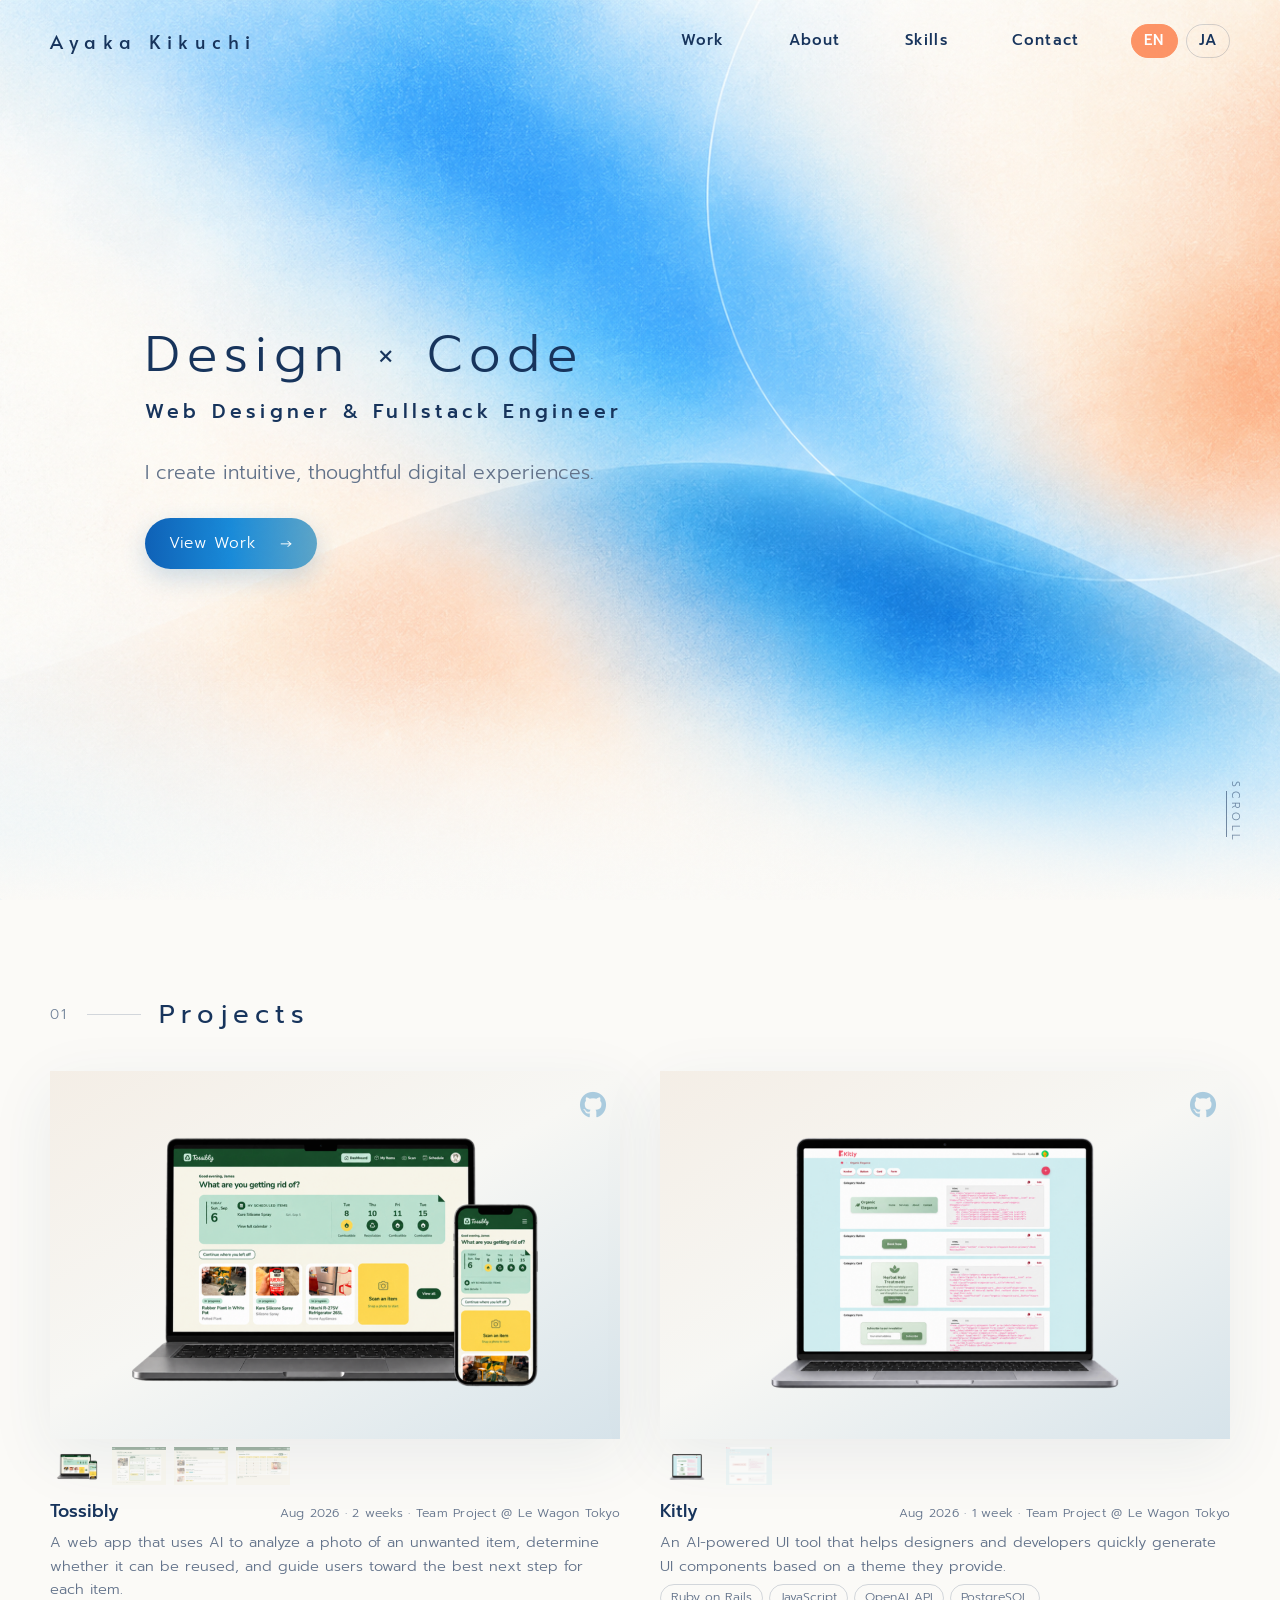
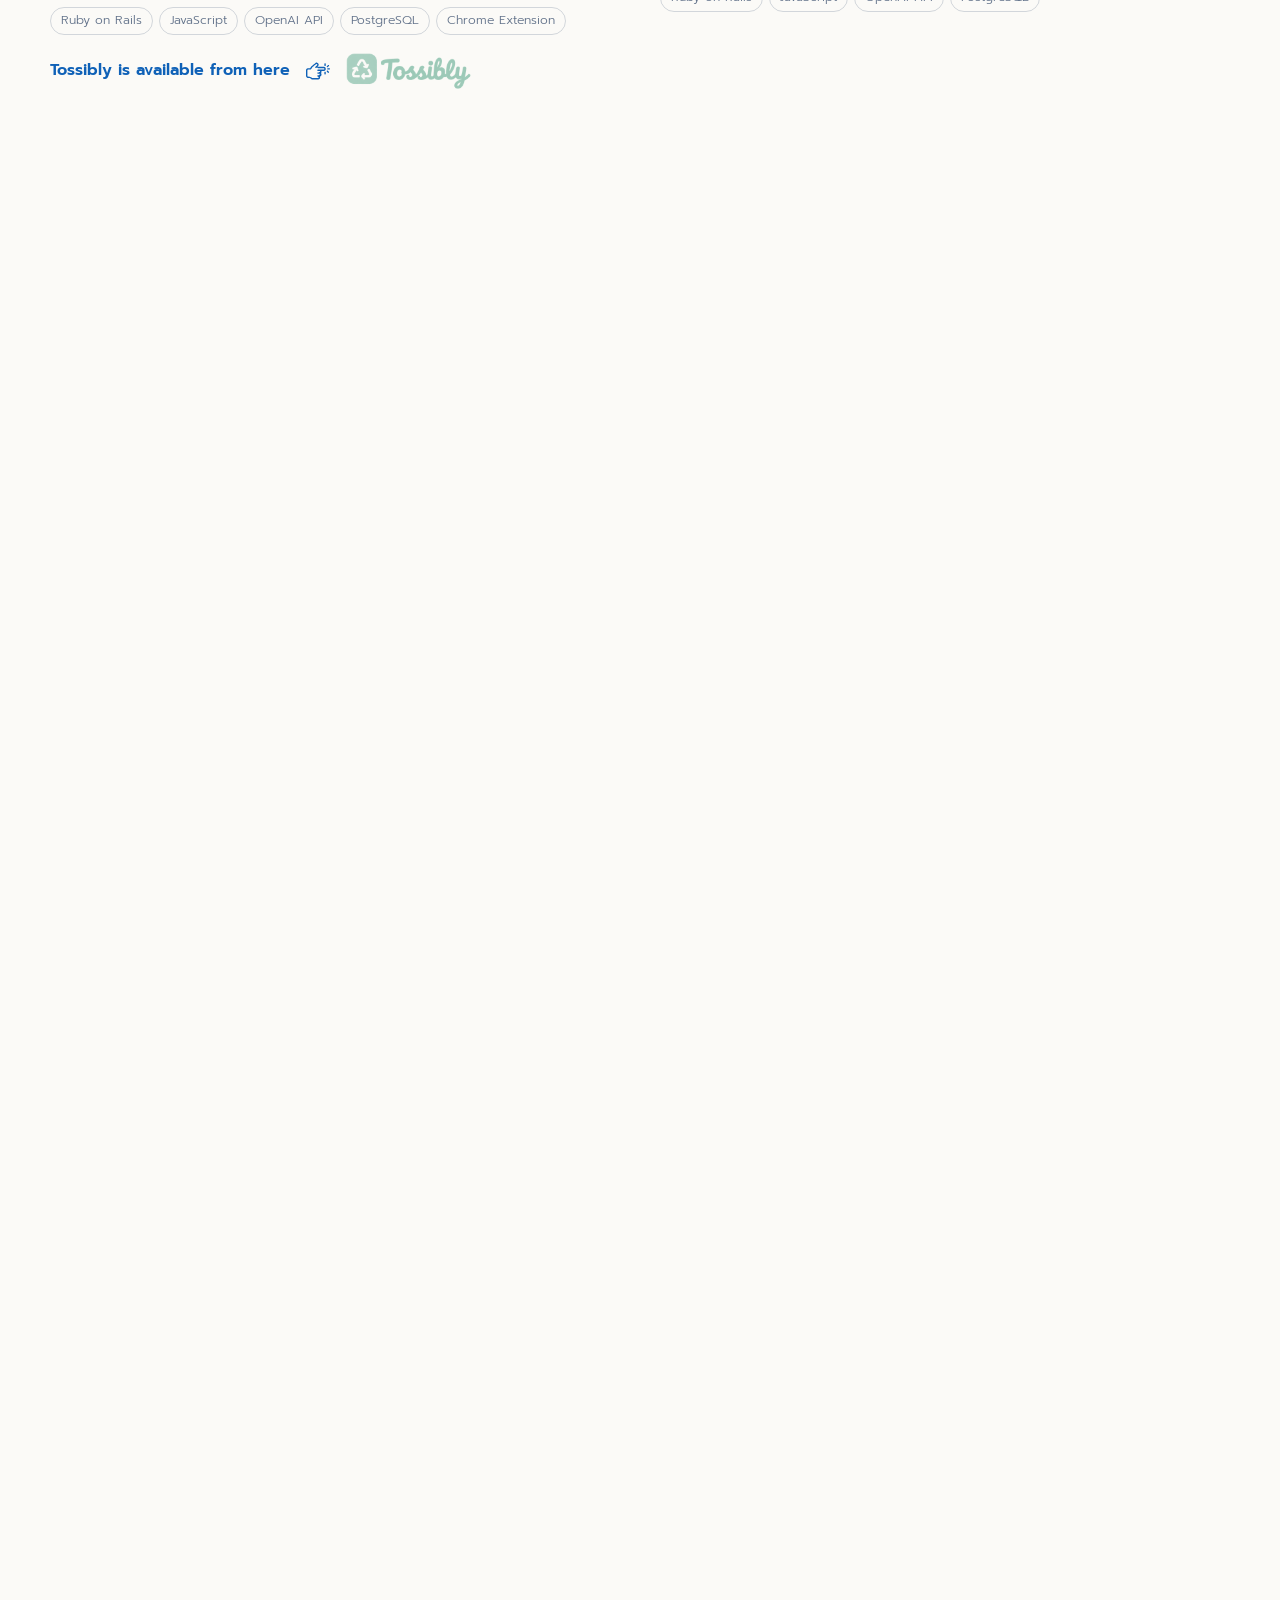
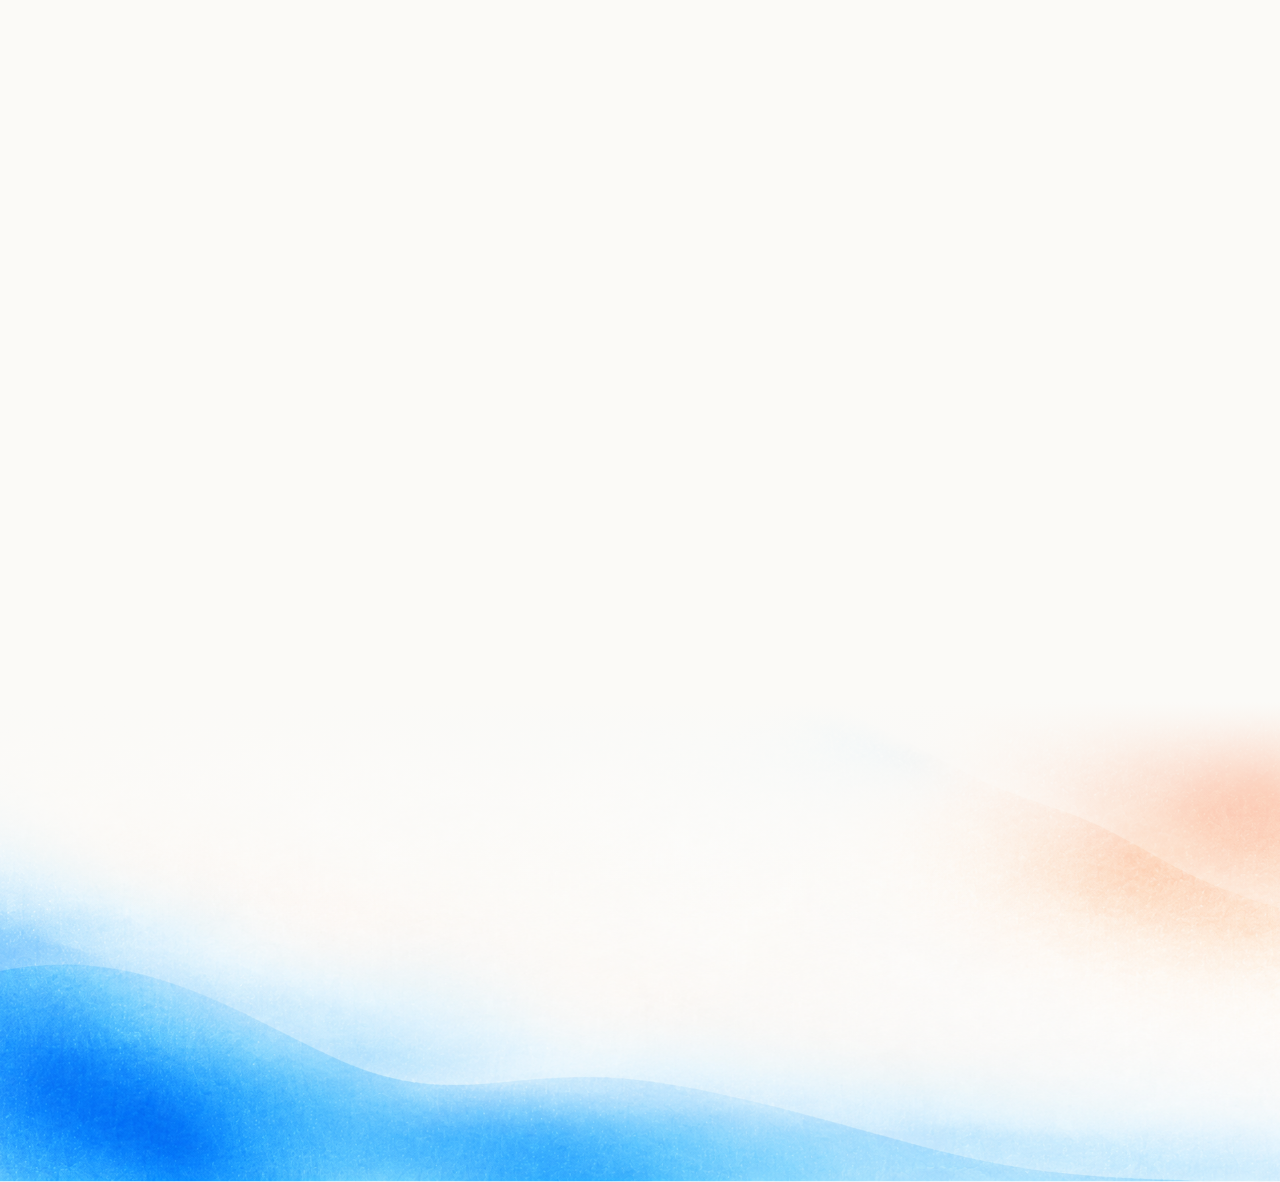
<file: index.html>
<!DOCTYPE html>
<html lang="en">
<head>
  <meta charset="UTF-8" />
  <meta http-equiv="refresh" content="0; url=/profile/" />
  <link rel="canonical" href="https://ayaka-is.me/profile/" />
  <title>Ayaka Kikuchi</title>
  <script>location.replace("/profile/");</script>
</head>
<body>
  <p><a href="/profile/">ayaka-is.me/profile</a></p>
</body>
</html>
</file>
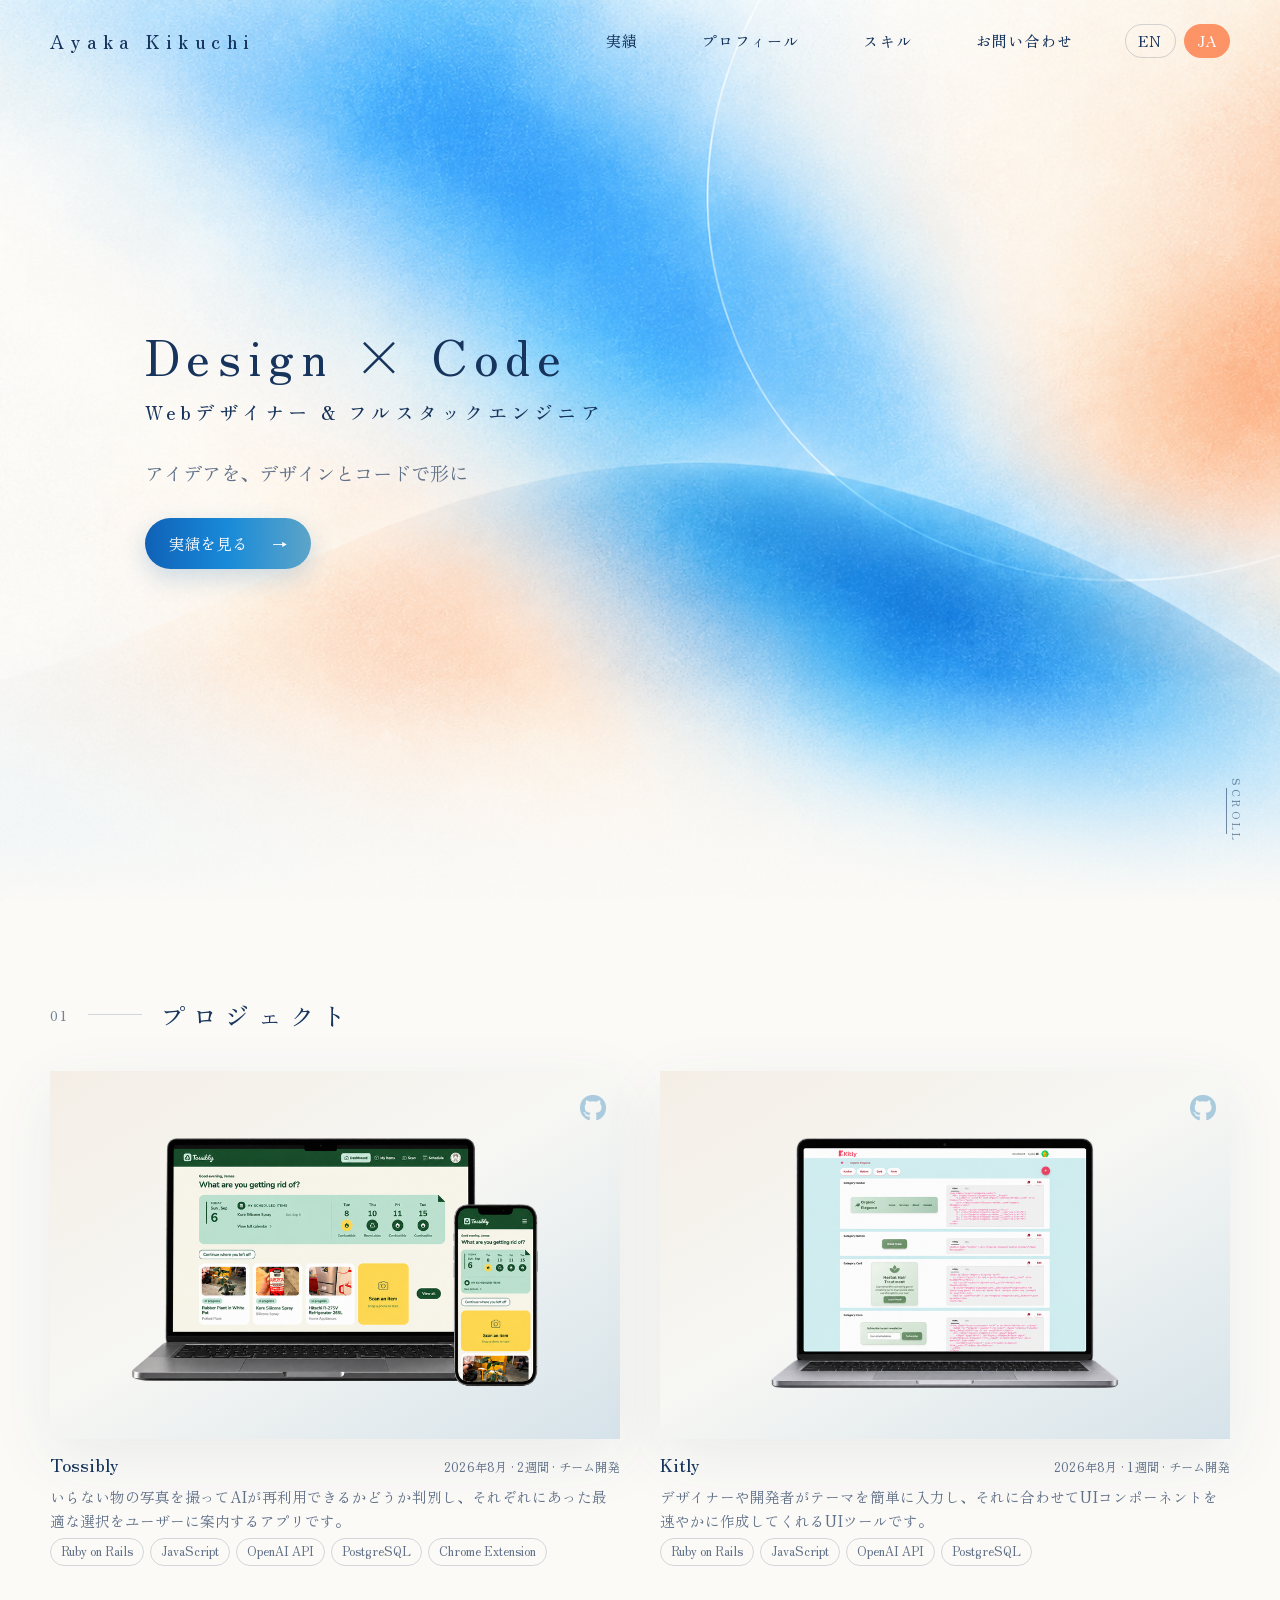
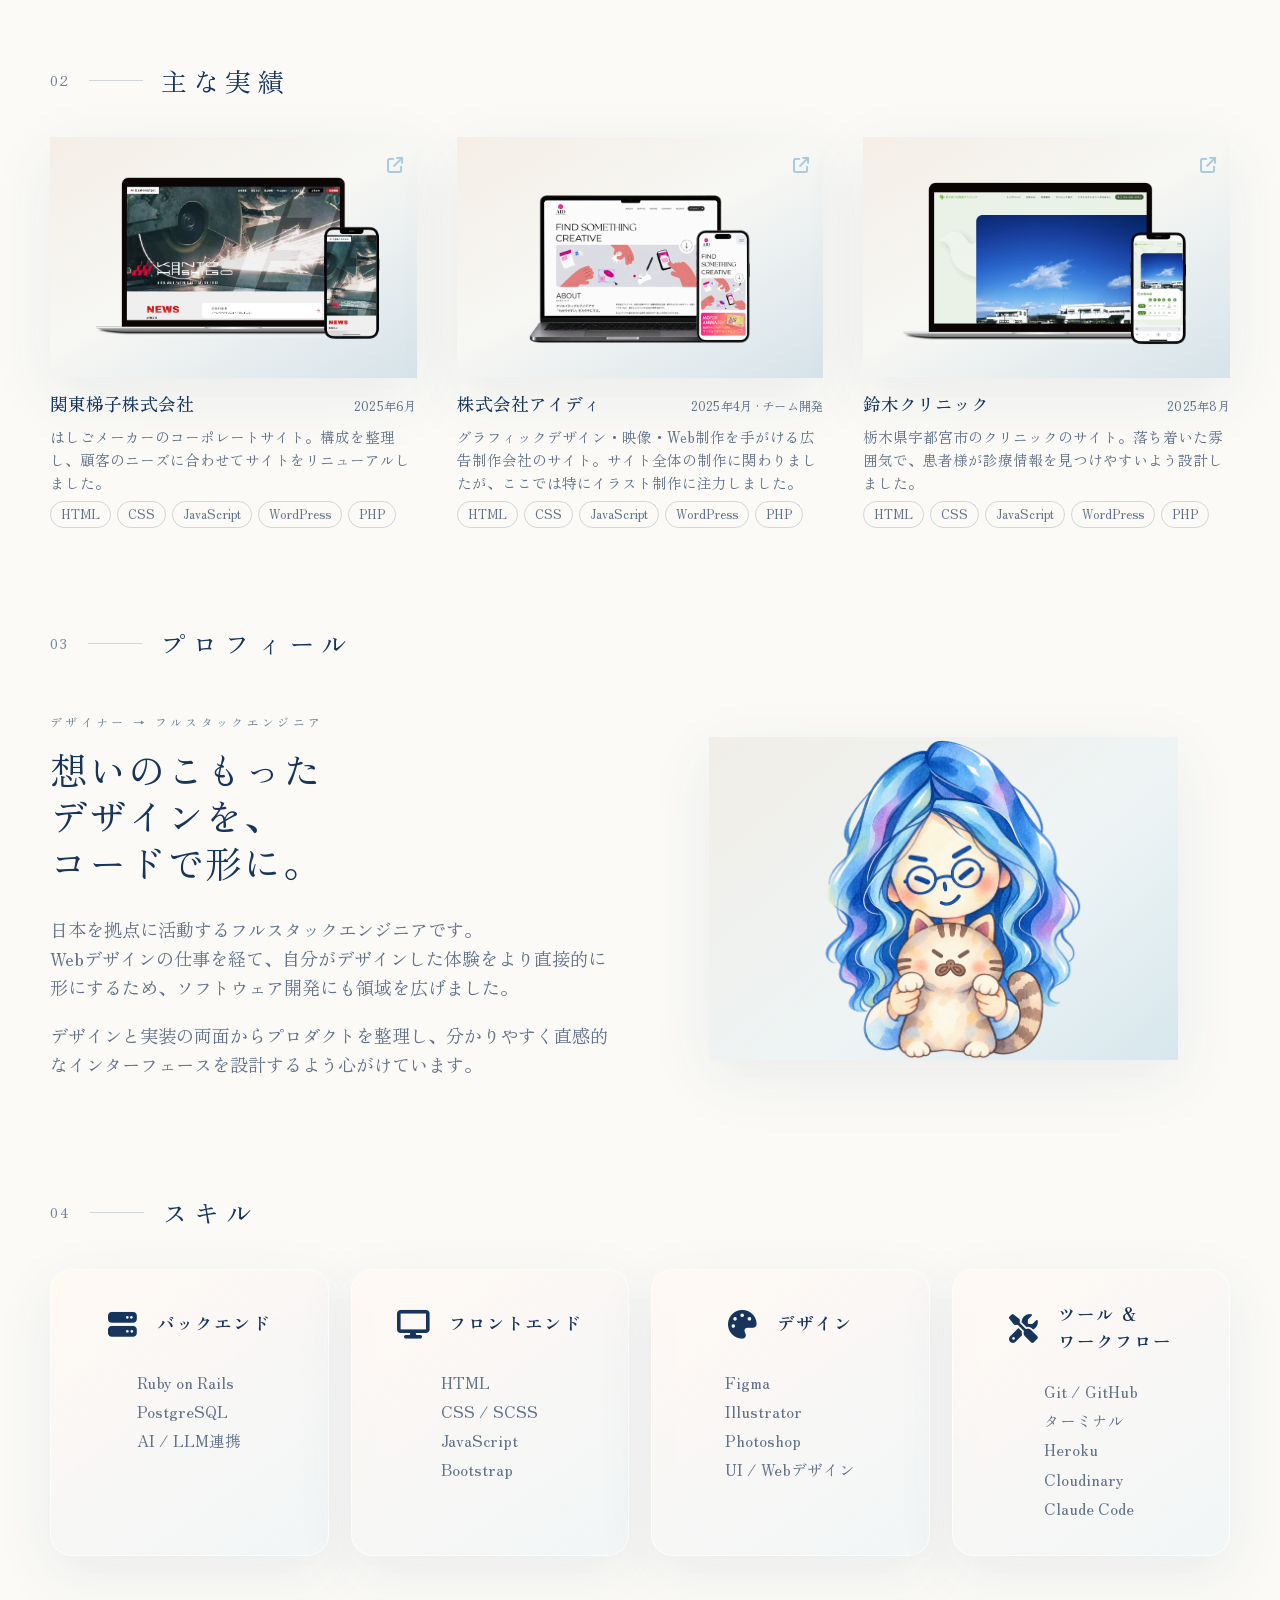
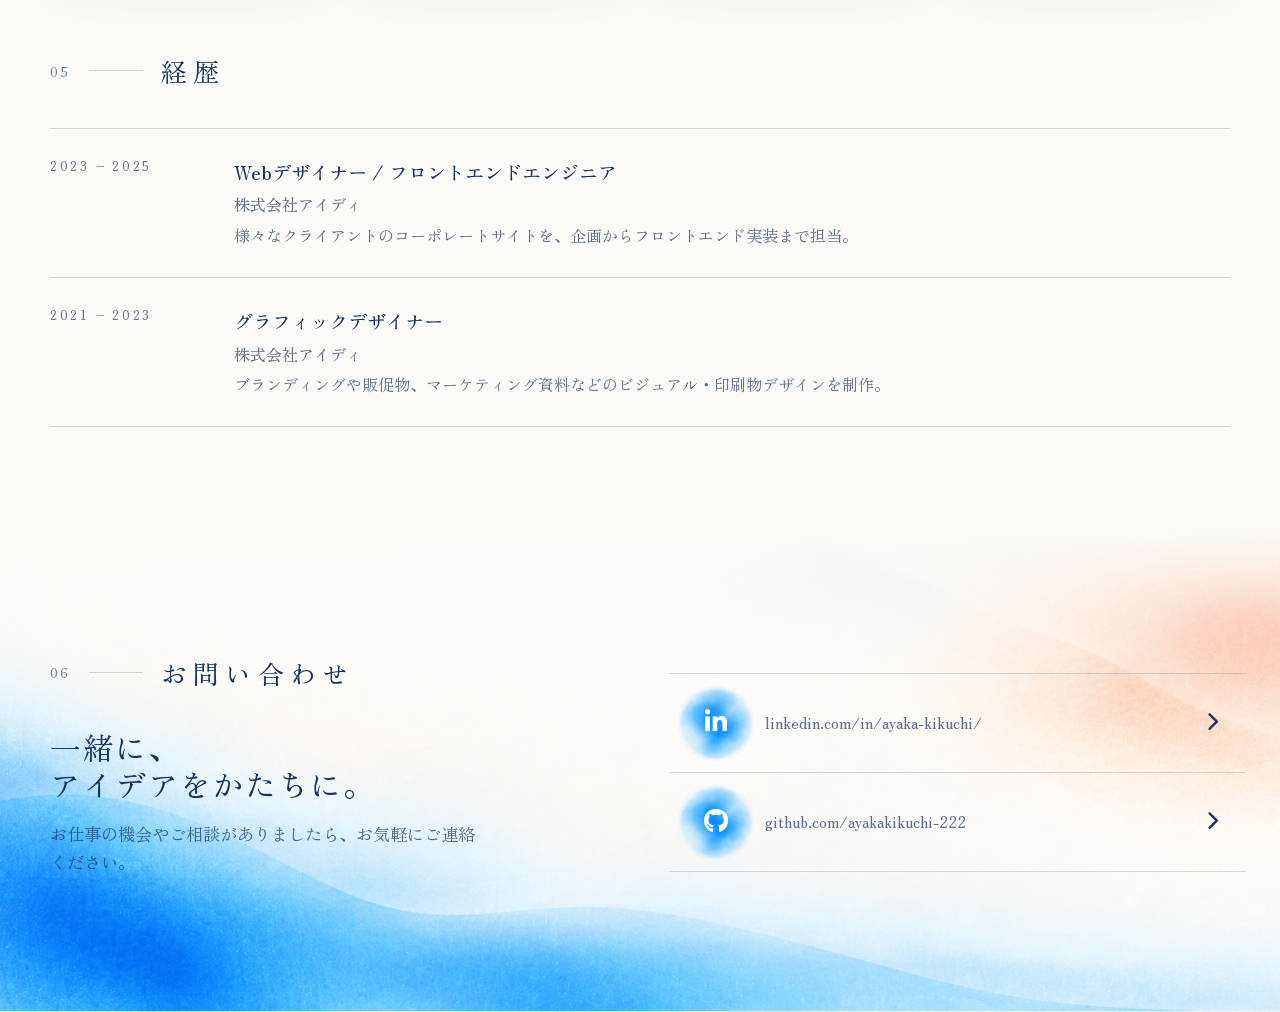
<file: ja/index.html>
<!DOCTYPE html>
<html lang="ja">
<head>
  <meta charset="UTF-8" />
  <meta name="viewport" content="width=device-width, initial-scale=1.0" />
  <meta name="description" content="Ayaka Kikuchi — Webデザイナー / デベロッパーのポートフォリオ。" />
  <title>Ayaka Kikuchi | Design × Code</title>

  <link rel="preconnect" href="https://fonts.googleapis.com" />
  <link rel="preconnect" href="https://fonts.gstatic.com" crossorigin />
  <link
    href="https://fonts.googleapis.com/css2?family=DM+Sans:wght@300;400;500;600&family=Zen+Old+Mincho:wght@400;500;600;700&display=swap"
    rel="stylesheet"
  />

  <link rel="stylesheet" href="https://cdnjs.cloudflare.com/ajax/libs/font-awesome/6.5.1/css/all.min.css" />
  <link rel="stylesheet" href="../style.css" />
  <script src="../script.js" defer></script>
</head>
<body>
  <header class="site-header">
    <a class="brand" href="#top" aria-label="Ayaka Kikuchi home">Ayaka Kikuchi</a>

    <button class="menu-toggle" type="button" aria-label="Open navigation" aria-expanded="false">
      <span></span>
      <span></span>
    </button>

    <nav class="site-nav" aria-label="Primary navigation">
      <a href="#work">実績</a>
      <a href="#about">プロフィール</a>
      <a href="#skills">スキル</a>
      <a href="#contact">お問い合わせ</a>
      <div class="lang-switch" aria-label="Language">
        <a href="../index.html" class="lang-switch__link">EN</a>
        <a href="index.html" class="lang-switch__link is-active">JA</a>
      </div>
    </nav>
  </header>

  <main id="top">
    <section class="hero">
      <div class="hero-inner">
        <div class="hero-copy reveal">
          <h1>Design <span>×</span> Code</h1>
          <p class="hero-role">Webデザイナー & フルスタックエンジニア</p>
          <p class="hero-lead">
            アイデアを、デザインとコードで形に
          </p>
          <a class="button button--primary" href="#work">実績を見る <span>→</span></a>
        </div>
      </div>

      <span class="scroll-note">SCROLL</span>
    </section>

    <section class="work section-shell" id="work">
      <div class="section-heading reveal">
        <div class="section-heading__title">
          <span>01</span>
          <i></i>
          <h2>プロジェクト</h2>
        </div>
      </div>

      <div class="project-grid project-grid--featured">
        <article class="project-card project-card--large reveal">
          <a href="https://github.com/ayakakikuchi-222/tossibly" rel="noreferrer" class="project-card__visual project-visual project-visual--tossibly" aria-label="Tossibly project">
            <img src="../images/tossibly-mockup.png" alt="Tossibly ウェブサイトのモックアップ" />
            <span class="project-card__external-icon github"><i class="fa-brands fa-github"></i></span>
          </a>
          <div class="project-card__meta">
            <div class="project-card__meta-top">
              <h3>Tossibly</h3>
              <span>2026年8月 · 2週間 · チーム開発</span>
            </div>
            <p class="project-card__desc">いらない物の写真を撮ってAIが再利用できるかどうか判別し、それぞれにあった最適な選択をユーザーに案内するアプリです。</p>
            <ul class="tech-tags">
              <li>Ruby on Rails</li>
              <li>JavaScript</li>
              <li>OpenAI API</li>
              <li>PostgreSQL</li>
              <li>Chrome Extension</li>
            </ul>
          </div>
        </article>

        <article class="project-card project-card--large reveal">
          <a href="https://github.com/ayakakikuchi-222/kitly" rel="noreferrer" class="project-card__visual project-visual project-visual--kitly" aria-label="Kitly project">
            <img src="../images/kitly-mockup.png" alt="Kitly ウェブサイトのモックアップ" />
            <span class="project-card__external-icon github"><i class="fa-brands fa-github"></i></span>
          </a>
          <div class="project-card__meta">
            <div class="project-card__meta-top">
              <h3>Kitly</h3>
              <span>2026年8月 · 1週間 · チーム開発</span>
            </div>
            <p class="project-card__desc">デザイナーや開発者がテーマを簡単に入力し、それに合わせてUIコンポーネントを速やかに作成してくれるUIツールです。</p>
            <ul class="tech-tags">
              <li>Ruby on Rails</li>
              <li>JavaScript</li>
              <li>OpenAI API</li>
              <li>PostgreSQL</li>
            </ul>
          </div>
        </article>
      </div>
    </section>

    <section class="work section-shell" id="selected-works">
      <div class="section-heading reveal">
        <div class="section-heading__title">
          <span>02</span>
          <i></i>
          <h2>主な実績</h2>
        </div>
      </div>

      <div class="project-grid project-grid--small">
        <article class="project-card reveal">
          <a href="https://www.845.co.jp/" class="project-card__visual project-visual project-visual--web01" aria-label="関東梯子株式会社 project">
            <img src="../images/kanto845_mock.png" alt="関東梯子株式会社 ウェブサイトのモックアップ" />
            <span class="project-card__external-icon"><i class="fa-solid fa-arrow-up-right-from-square"></i></span>
          </a>
          <div class="project-card__meta">
            <div class="project-card__meta-top">
              <h3>関東梯子株式会社</h3>
              <span>2025年6月</span>
            </div>
            <p class="project-card__desc">はしごメーカーのコーポレートサイト。構成を整理し、顧客のニーズに合わせてサイトをリニューアルしました。</p>
            <ul class="tech-tags">
              <li>HTML</li>
              <li>CSS</li>
              <li>JavaScript</li>
              <li>WordPress</li>
              <li>PHP</li>
            </ul>
          </div>
        </article>

        <article class="project-card reveal">
          <a href="https://www.aid-design.jp/" class="project-card__visual project-visual project-visual--web03" aria-label="株式会社アイディ project">
            <img src="../images/aid-mockup.png" alt="株式会社アイディ ウェブサイトのモックアップ" />
            <span class="project-card__external-icon"><i class="fa-solid fa-arrow-up-right-from-square"></i></span>
          </a>
          <div class="project-card__meta">
            <div class="project-card__meta-top">
              <h3>株式会社アイディ</h3>
              <span>2025年4月 · チーム開発</span>
            </div>
            <p class="project-card__desc">グラフィックデザイン・映像・Web制作を手がける広告制作会社のサイト。サイト全体の制作に関わりましたが、ここでは特にイラスト制作に注力しました。</p>
            <ul class="tech-tags">
              <li>HTML</li>
              <li>CSS</li>
              <li>JavaScript</li>
              <li>WordPress</li>
              <li>PHP</li>
            </ul>
          </div>
        </article>

        <article class="project-card reveal">
          <a href="https://www.sdu.co.jp/" class="project-card__visual project-visual project-visual--web02" aria-label="鈴木クリニック project">
            <img src="../images/suzuki_mock.png" alt="鈴木クリニック ウェブサイトのモックアップ" />
            <span class="project-card__external-icon"><i class="fa-solid fa-arrow-up-right-from-square"></i></span>
          </a>
          <div class="project-card__meta">
            <div class="project-card__meta-top">
              <h3>鈴木クリニック</h3>
              <span>2025年8月</span>
            </div>
            <p class="project-card__desc">栃木県宇都宮市のクリニックのサイト。落ち着いた雰囲気で、患者様が診療情報を見つけやすいよう設計しました。</p>
            <ul class="tech-tags">
              <li>HTML</li>
              <li>CSS</li>
              <li>JavaScript</li>
              <li>WordPress</li>
              <li>PHP</li>
            </ul>
          </div>
        </article>
      </div>
    </section>

    <section class="about section-shell" id="about">
      <div class="section-heading reveal">
        <div class="section-heading__title">
          <span>03</span>
          <i></i>
          <h2>プロフィール</h2>
        </div>
      </div>

      <div class="about-grid">
        <div class="about-copy reveal">
          <p class="about-kicker">デザイナー → フルスタックエンジニア</p>
          <h3>想いのこもった<br />デザインを、<br />コードで形に。</h3>
          <p>
            日本を拠点に活動するフルスタックエンジニアです。<br>
            Webデザインの仕事を経て、自分がデザインした体験をより直接的に形にするため、ソフトウェア開発にも領域を広げました。
          </p>
          <p>
            デザインと実装の両面からプロダクトを整理し、分かりやすく直感的なインターフェースを設計するよう心がけています。
          </p>
        </div>

        <div class="about-art reveal">
          <img src="../images/me-illustration.png" alt="菊地彩のイラスト" />
        </div>
      </div>
    </section>

    <section class="skills section-shell" id="skills">
      <div class="section-heading reveal">
        <div class="section-heading__title">
          <span>04</span>
          <i></i>
          <h2>スキル</h2>
        </div>
      </div>

      <div class="skill-grid">
        <article class="skill-card reveal">
          <div class="skill-card__header">
            <span class="skill-card__icon"><i class="fa-solid fa-server"></i></span>
            <h3>バックエンド</h3>
          </div>
          <div class="skill-card__content">
            <p>Ruby on Rails</p>
            <p>PostgreSQL</p>
            <p>AI / LLM連携</p>
          </div>
        </article>

        <article class="skill-card reveal">
          <div class="skill-card__header">
            <span class="skill-card__icon"><i class="fa-solid fa-display"></i></span>
            <h3>フロントエンド</h3>
          </div>
          <div class="skill-card__content">
            <p>HTML</p>
            <p>CSS / SCSS</p>
            <p>JavaScript</p>
            <p>Bootstrap</p>
          </div>
        </article>

        <article class="skill-card reveal">
          <div class="skill-card__header">
            <span class="skill-card__icon"><i class="fa-solid fa-palette"></i></span>
            <h3>デザイン</h3>
          </div>
          <div class="skill-card__content">
            <p>Figma</p>
            <p>Illustrator</p>
            <p>Photoshop</p>
            <p>UI / Webデザイン</p>
          </div>
        </article>

        <article class="skill-card reveal">
          <div class="skill-card__header">
            <span class="skill-card__icon"><i class="fa-solid fa-screwdriver-wrench"></i></span>
            <h3>ツール &amp; <br>ワークフロー</h3>
          </div>
          <div class="skill-card__content">
            <p>Git / GitHub</p>
            <p>ターミナル</p>
            <p>Heroku</p>
            <p>Cloudinary</p>
            <p>Claude Code</p>
          </div>
        </article>
      </div>
    </section>

    <section class="experience section-shell">
      <div class="section-heading reveal">
        <div class="section-heading__title">
          <span>05</span>
          <i></i>
          <h2>経歴</h2>
        </div>
      </div>

      <div class="experience-list reveal">
        <div class="experience-row">
          <span>2023 – 2025</span>
          <div>
            <h3>Webデザイナー / フロントエンドエンジニア</h3>
            <p class="experience-row__company">株式会社アイディ</p>
            <p>様々なクライアントのコーポレートサイトを、企画からフロントエンド実装まで担当。</p>
          </div>
        </div>
        <div class="experience-row">
          <span>2021 – 2023</span>
          <div>
            <h3>グラフィックデザイナー</h3>
            <p class="experience-row__company">株式会社アイディ</p>
            <p>ブランディングや販促物、マーケティング資料などのビジュアル・印刷物デザインを制作。</p>
          </div>
        </div>
      </div>
    </section>

    <!--
    <section class="experience section-shell">
      <div class="section-heading reveal">
        <div class="section-heading__title">
          <span>06</span>
          <i></i>
          <h2>学歴</h2>
        </div>
      </div>

      <div class="experience-list reveal">
        <div class="experience-row">
          <span>2026</span>
          <div>
            <h3>Le Wagon Tokyo</h3>
            <p>AIソフトウェア開発ブートキャンプ</p>
          </div>
        </div>
        <div class="experience-row">
          <span>2013 – 2017</span>
          <div>
            <h3>神田外語大学</h3>
            <p>英米語学科 卒業(学士)</p>
          </div>
        </div>
      </div>
    </section>
    -->

    <section class="contact" id="contact">
      <div class="section-shell contact-inner">
        <div class="contact-copy reveal">
          <div class="section-heading section-heading--light">
            <div class="section-heading__title">
              <span>06</span>
              <i></i>
              <h2>お問い合わせ</h2>
            </div>
          </div>
          <h3>一緒に、<br />アイデアをかたちに。</h3>
          <p>お仕事の機会やご相談がありましたら、お気軽にご連絡ください。</p>
        </div>

        <div class="contact-links reveal">
          <a href="https://www.linkedin.com/in/ayaka-kikuchi/" target="_blank" rel="noreferrer">
            <span class="contact-links__icon"><i class="fa-brands fa-linkedin-in"></i></span>
            <strong>linkedin.com/in/ayaka-kikuchi/</strong>
            <i class="contact-links__arrow fa-solid fa-chevron-right"></i>
          </a>
          <a href="https://github.com/ayakakikuchi-222" target="_blank" rel="noreferrer">
            <span class="contact-links__icon"><i class="fa-brands fa-github"></i></span>
            <strong>github.com/ayakakikuchi-222</strong>
            <i class="contact-links__arrow fa-solid fa-chevron-right"></i>
          </a>
        </div>
      </div>
    </section>
  </main>
</body>
</html>
</file>
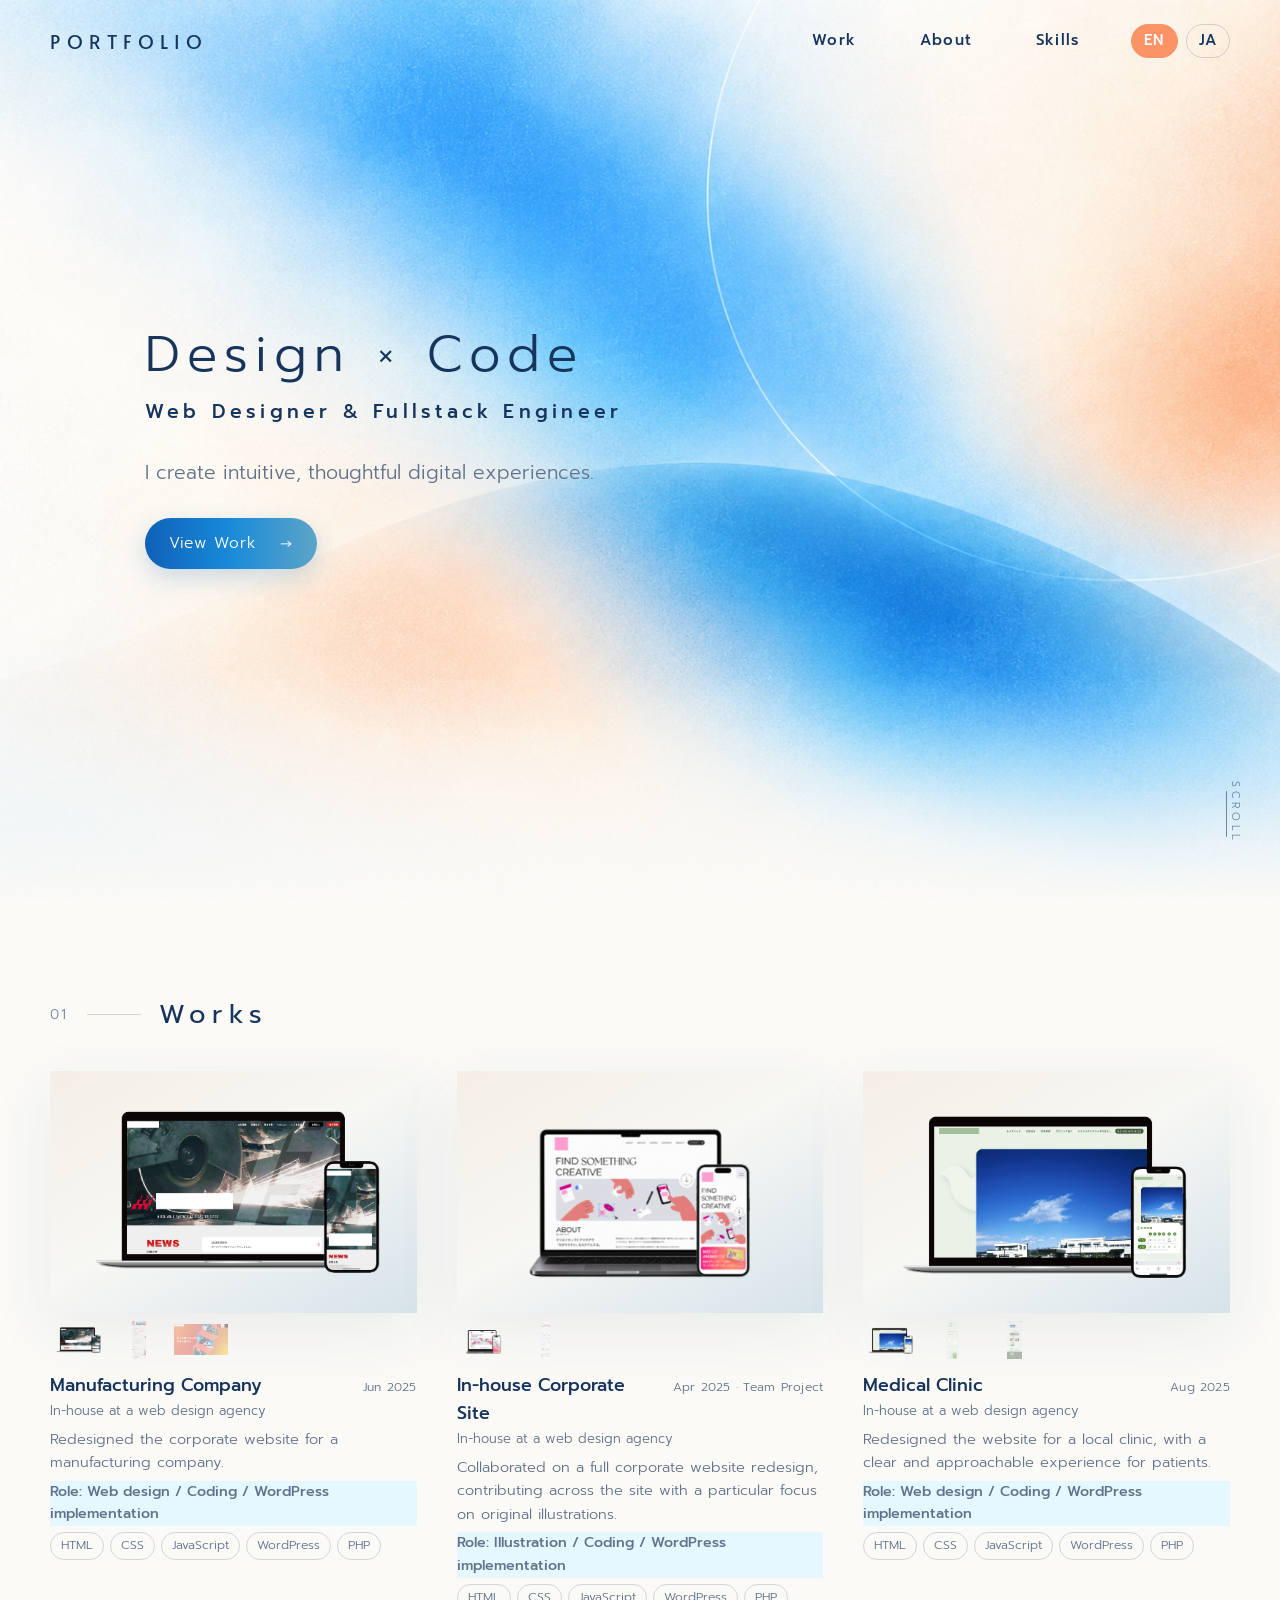
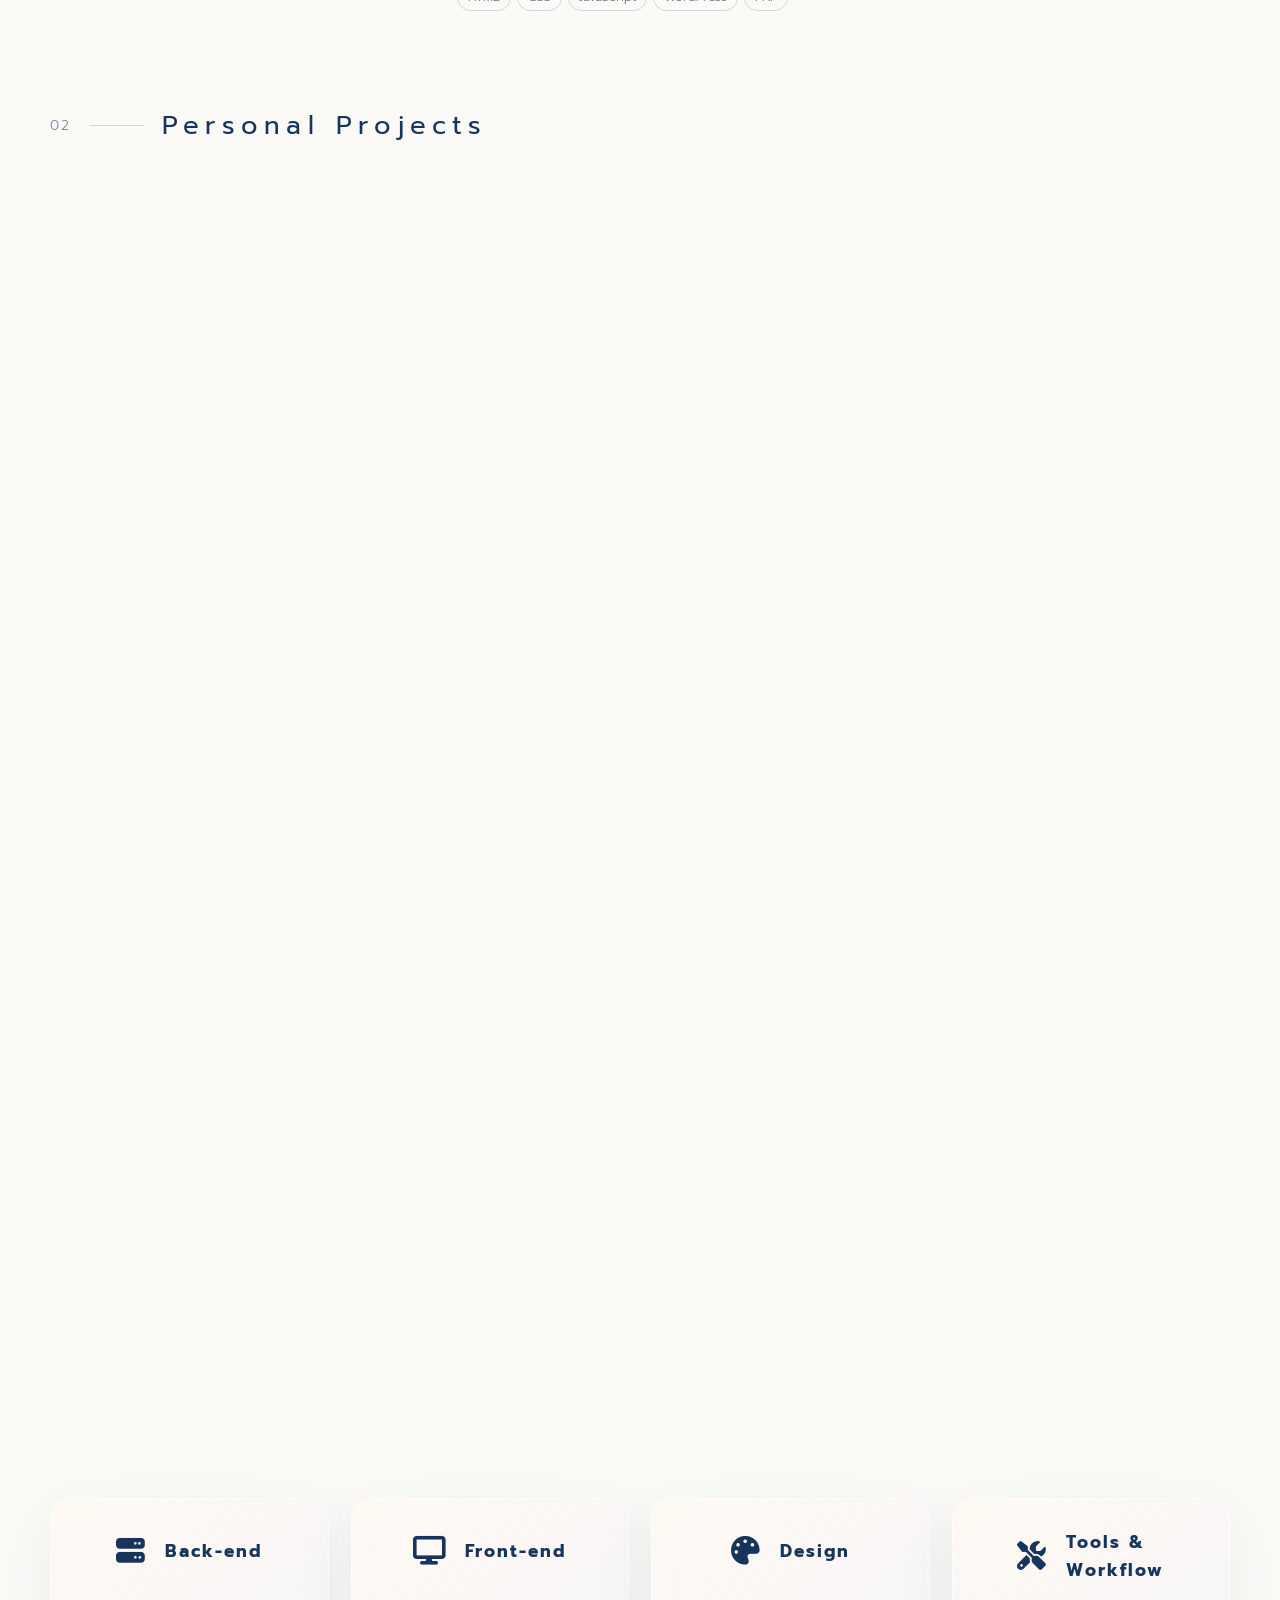
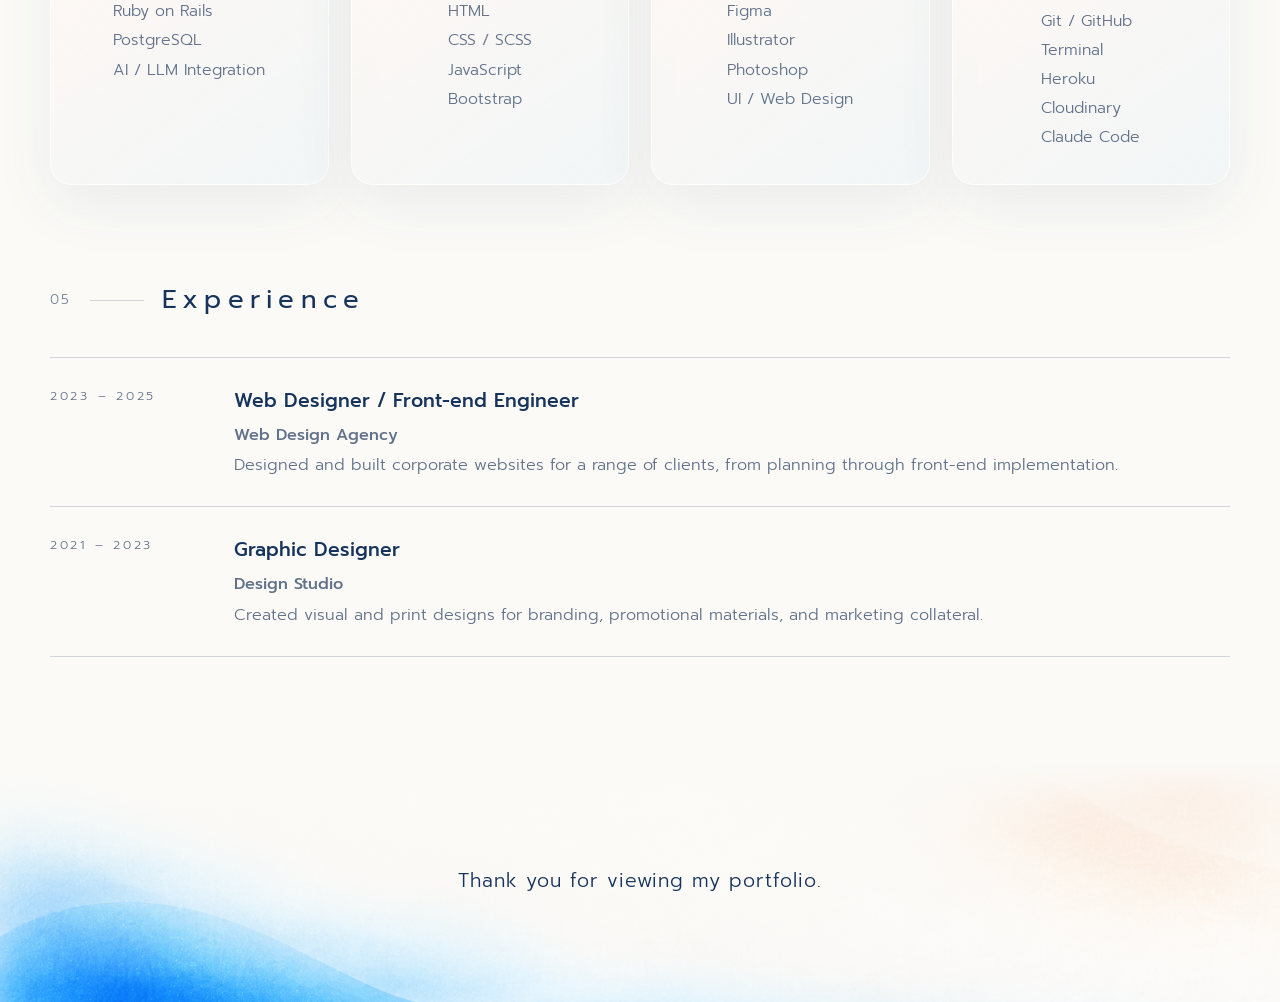
<file: portfolio/index.html>
<!DOCTYPE html>
<html lang="en">
<head>
  <meta charset="UTF-8" />
  <meta name="viewport" content="width=device-width, initial-scale=1.0" />
  <meta name="description" content="Web Designer & Developer portfolio." />
  <title>Portfolio | Design × Code</title>

  <link rel="preconnect" href="https://fonts.googleapis.com" />
  <link rel="preconnect" href="https://fonts.gstatic.com" crossorigin />
  <link
    href="https://fonts.googleapis.com/css2?family=Prompt:wght@300;400;500;600&family=Alata&family=Noto+Sans+JP:wght@300;400;500&display=swap"
    rel="stylesheet"
  />
  <link rel="icon" type="image/png" sizes="32x32" href="../images/favicon.png">

  <link rel="stylesheet" href="https://cdnjs.cloudflare.com/ajax/libs/font-awesome/6.5.1/css/all.min.css" />
  <link rel="stylesheet" href="https://cdn.jsdelivr.net/npm/swiper@11/swiper-bundle.min.css" />
  <link rel="stylesheet" href="style.css" />
  <script src="https://cdn.jsdelivr.net/npm/swiper@11/swiper-bundle.min.js" defer></script>
  <script src="script.js" defer></script>
  <!-- Google tag (gtag.js) -->
<script async src="https://www.googletagmanager.com/gtag/js?id=G-SCG9H7Z7XP"></script>
<script>
  window.dataLayer = window.dataLayer || [];
  function gtag(){dataLayer.push(arguments);}
  gtag('js', new Date());

  gtag('config', 'G-SCG9H7Z7XP');
</script>
</head>
<body>
  <header class="site-header">
    <a class="brand" href="#top" aria-label="Portfolio home">PORTFOLIO</a>

    <button class="menu-toggle" type="button" aria-label="Open navigation" aria-expanded="false">
      <span></span>
      <span></span>
    </button>

    <nav class="site-nav" aria-label="Primary navigation">
      <a href="#work">Work</a>
      <a href="#about">About</a>
      <a href="#skills">Skills</a>
      <div class="lang-switch" aria-label="Language">
        <a href="index.html" class="lang-switch__link is-active">EN</a>
        <a href="ja/index.html" class="lang-switch__link">JA</a>
      </div>
    </nav>
  </header>

  <main id="top">
    <section class="hero">
      <div class="hero-inner">
        <div class="hero-copy reveal">
          <h1>Design <span>×</span> Code</h1>
          <p class="hero-role">Web Designer &amp; Fullstack Engineer</p>
          <p class="hero-lead">
            I create intuitive, thoughtful digital experiences.
          </p>
          <a class="button button--primary" href="#work">View Work <span>→</span></a>
        </div>
      </div>

      <span class="scroll-note">SCROLL</span>
    </section>

    <section class="work section-shell" id="work">
      <div class="section-heading reveal">
        <div class="section-heading__title">
          <span>01</span>
          <i></i>
          <h2>Works</h2>
        </div>
      </div>

      <div class="project-grid project-grid--small">
        <article class="project-card reveal">
          <!-- Work 1 gallery -->
          <div class="project-gallery">
            <div class="swiper project-gallery__main project-visual project-visual--web01">
              <div class="swiper-wrapper">
                <div class="swiper-slide"><img src="images/work-01/screenshot-01.png" alt="Manufacturing company website mockup" /></div>
                <div class="swiper-slide"><img src="images/work-01/work-01-2.png" alt="Manufacturing company website mockup 2" style="object-fit: contain;"/></div>
                <div class="swiper-slide"><img src="images/work-01/work-01-3.png" alt="Manufacturing company website mockup 3" style="object-fit: contain;" /></div>
              </div>
            </div>
            <div class="swiper project-gallery__thumbs">
              <div class="swiper-wrapper">
                <div class="swiper-slide"><img src="images/work-01/screenshot-01.png" alt="" /></div>
                <div class="swiper-slide"><img src="images/work-01/work-01-2.png" alt="" style="object-fit: contain;" /></div>
                <div class="swiper-slide"><img src="images/work-01/work-01-3.png" alt="" style="object-fit: contain;" /></div>
              </div>
            </div>
          </div>
          <div class="project-card__meta">
            <div class="project-card__meta-top">
              <h3>Manufacturing Company</h3>
              <span>Jun 2025</span>
            </div>
            <p class="project-card__tenure">In-house at a web design agency</p>
            <p class="project-card__desc">Redesigned the corporate website for a manufacturing company.</p>
            <p class="project-card__role">Role: Web design / Coding / WordPress implementation</p>
            <ul class="tech-tags">
              <li>HTML</li>
              <li>CSS</li>
              <li>JavaScript</li>
              <li>WordPress</li>
              <li>PHP</li>
            </ul>
          </div>
        </article>

        <article class="project-card reveal">
          <!-- Work 2 gallery -->
          <div class="project-gallery">
            <div class="swiper project-gallery__main project-visual project-visual--web03">
              <div class="swiper-wrapper">
                <div class="swiper-slide"><img src="images/work-02/screenshot-01.png" alt="In-house corporate website mockup" /></div>
                <div class="swiper-slide"><img src="images/work-02/work-02-2.png" alt="In-house corporate website mockup 2" style="object-fit: contain;" /></div>
              </div>
            </div>
            <div class="swiper project-gallery__thumbs">
              <div class="swiper-wrapper">
                <div class="swiper-slide"><img src="images/work-02/screenshot-01.png" alt="" /></div>
                <div class="swiper-slide"><img src="images/work-02/work-02-2.png" alt="" style="object-fit: contain;" /></div>
              </div>
            </div>
          </div>
          <div class="project-card__meta">
            <div class="project-card__meta-top">
              <h3>In-house Corporate Site</h3>
              <span>Apr 2025 · Team Project</span>
            </div>
            <p class="project-card__tenure">In-house at a web design agency</p>
            <p class="project-card__desc">Collaborated on a full corporate website redesign, contributing across the site with a particular focus on original illustrations.</p>
            <p class="project-card__role">Role: Illustration / Coding / WordPress implementation</p>
            <ul class="tech-tags">
              <li>HTML</li>
              <li>CSS</li>
              <li>JavaScript</li>
              <li>WordPress</li>
              <li>PHP</li>
            </ul>
          </div>
        </article>

        <article class="project-card reveal">
          <!-- Work 3 gallery -->
          <div class="project-gallery">
            <div class="swiper project-gallery__main project-visual project-visual--web02">
              <div class="swiper-wrapper">
                <div class="swiper-slide"><img src="images/work-03/screenshot-01.png" alt="Medical clinic website mockup" /></div>
                <div class="swiper-slide"><img src="images/work-03/work-03-2.png" alt="Medical clinic website mockup 2" style="object-fit: contain;" /></div>
                <div class="swiper-slide"><img src="images/work-03/work-03-3.png" alt="Medical clinic website mockup 3" style="object-fit: contain;" /></div>
              </div>
            </div>
            <div class="swiper project-gallery__thumbs">
              <div class="swiper-wrapper">
                <div class="swiper-slide"><img src="images/work-03/screenshot-01.png" alt="" /></div>
                <div class="swiper-slide"><img src="images/work-03/work-03-2.png" alt="" style="object-fit: contain;" /></div>
                <div class="swiper-slide"><img src="images/work-03/work-03-3.png" alt="" style="object-fit: contain;" /></div>
              </div>
            </div>
          </div>
          <div class="project-card__meta">
            <div class="project-card__meta-top">
              <h3>Medical Clinic</h3>
              <span>Aug 2025</span>
            </div>
            <p class="project-card__tenure">In-house at a web design agency</p>
            <p class="project-card__desc">Redesigned the website for a local clinic, with a clear and approachable experience for patients.</p>
            <p class="project-card__role">Role: Web design / Coding / WordPress implementation</p>
            <ul class="tech-tags">
              <li>HTML</li>
              <li>CSS</li>
              <li>JavaScript</li>
              <li>WordPress</li>
              <li>PHP</li>
            </ul>
          </div>
        </article>
      </div>
    </section>

    <section class="work section-shell" id="selected-works">
      <div class="section-heading reveal">
        <div class="section-heading__title">
          <span>02</span>
          <i></i>
          <h2>Personal Projects</h2>
        </div>
      </div>

      <div class="project-grid project-grid--featured">
        <article class="project-card project-card--large reveal">
          <!-- Tossibly gallery -->
          <div class="project-gallery">
            <div class="swiper project-gallery__main project-visual project-visual--tossibly">
              <div class="swiper-wrapper">
                <div class="swiper-slide"><img src="images/tossibly/screenshot-01.png" alt="Tossibly website mockup" /></div>
                <div class="swiper-slide"><img src="images/tossibly/tossibly-2.png" alt="Tossibly website mockup 2" /></div>
                <div class="swiper-slide"><img src="images/tossibly/tossibly-3.png" alt="Tossibly website mockup 3" /></div>
                <div class="swiper-slide"><img src="images/tossibly/tossibly-4.png" alt="Tossibly website mockup 4" /></div>
              </div>
            </div>
            <div class="swiper project-gallery__thumbs">
              <div class="swiper-wrapper">
                <div class="swiper-slide"><img src="images/tossibly/screenshot-01.png" alt="" /></div>
                <div class="swiper-slide"><img src="images/tossibly/tossibly-2.png" alt="" /></div>
                <div class="swiper-slide"><img src="images/tossibly/tossibly-3.png" alt="" /></div>
                <div class="swiper-slide"><img src="images/tossibly/tossibly-4.png" alt="" /></div>
              </div>
            </div>
          </div>
          <div class="project-card__meta">
            <div class="project-card__meta-top">
              <h3>Tossibly</h3>
              <span>Aug 2026 · 2 weeks · Team Project · Coding bootcamp</span>
            </div>
            <p class="project-card__desc">A web app that uses AI to analyze a photo of an unwanted item, determine whether it can be reused, and guide users toward the best next step for each item.</p>
            <p class="project-card__role">Role: Full-stack development (team project)</p>
            <ul class="tech-tags">
              <li>Ruby on Rails</li>
              <li>JavaScript</li>
              <li>OpenAI API</li>
              <li>PostgreSQL</li>
              <li>Chrome Extension</li>
            </ul>
          </div>
        </article>

        <article class="project-card project-card--large reveal">
          <!-- Kitly gallery -->
          <div class="project-gallery">
            <div class="swiper project-gallery__main project-visual project-visual--kitly">
              <div class="swiper-wrapper">
                <div class="swiper-slide"><img src="images/kitly/screenshot-01.png" alt="Kitly website mockup" /></div>
                <div class="swiper-slide"><img src="images/kitly/kitly-02.png" alt="Kitly website mockup 2" style="object-fit: contain;" /></div>
              </div>
            </div>
            <div class="swiper project-gallery__thumbs">
              <div class="swiper-wrapper">
                <div class="swiper-slide"><img src="images/kitly/screenshot-01.png" alt="" /></div>
                <div class="swiper-slide"><img src="images/kitly/kitly-02.png" alt="" style="object-fit: contain;" /></div>
              </div>
            </div>
          </div>
          <div class="project-card__meta">
            <div class="project-card__meta-top">
              <h3>Kitly</h3>
              <span>Aug 2026 · 1 week · Team Project · Coding bootcamp</span>
            </div>
            <p class="project-card__desc">An AI-powered UI tool that helps designers and developers quickly generate UI components based on a theme they provide.</p>
            <p class="project-card__role">Role: Full-stack development (team project)</p>
            <ul class="tech-tags">
              <li>Ruby on Rails</li>
              <li>JavaScript</li>
              <li>OpenAI API</li>
              <li>PostgreSQL</li>
            </ul>
          </div>
        </article>
      </div>
    </section>

    <section class="about section-shell" id="about">
      <div class="section-heading reveal">
        <div class="section-heading__title">
          <span>03</span>
          <i></i>
          <h2>About</h2>
        </div>
      </div>

      <div class="about-grid">
        <div class="about-copy reveal">
          <p class="about-kicker">DESIGNER → FULLSTACK ENGINEER</p>
          <h3>Thoughtful design,<br />made real with code.</h3>
          <p>
            I'm a full-stack engineer based in Japan. After working in web design, I expanded into software development so I could bring the experiences I design to life more directly.
          </p>
          <p>
            I approach product development from both design and implementation perspectives, with a focus on creating clear and intuitive interfaces.
          </p>
        </div>

        <div class="about-art reveal">
          <img src="images/me-illustration.png" alt="Illustration of a designer and developer at work" />
        </div>
      </div>
    </section>

    <section class="skills section-shell" id="skills">
      <div class="section-heading reveal">
        <div class="section-heading__title">
          <span>04</span>
          <i></i>
          <h2>Skills</h2>
        </div>
      </div>

      <div class="skill-grid">
        <article class="skill-card reveal">
          <div class="skill-card__header">
            <span class="skill-card__icon"><i class="fa-solid fa-server"></i></span>
            <h3>Back-end</h3>
          </div>
          <div class="skill-card__content">
            <p>Ruby on Rails</p>
            <p>PostgreSQL</p>
            <p>AI / LLM Integration</p>
          </div>
        </article>

        <article class="skill-card reveal">
          <div class="skill-card__header">
            <span class="skill-card__icon"><i class="fa-solid fa-display"></i></span>
            <h3>Front-end</h3>
          </div>
          <div class="skill-card__content">
            <p>HTML</p>
            <p>CSS / SCSS</p>
            <p>JavaScript</p>
            <p>Bootstrap</p>
          </div>
        </article>

        <article class="skill-card reveal">
          <div class="skill-card__header">
            <span class="skill-card__icon"><i class="fa-solid fa-palette"></i></span>
            <h3>Design</h3>
          </div>
          <div class="skill-card__content">
            <p>Figma</p>
            <p>Illustrator</p>
            <p>Photoshop</p>
            <p>UI / Web Design</p>
          </div>
        </article>

        <article class="skill-card reveal">
          <div class="skill-card__header">
            <span class="skill-card__icon"><i class="fa-solid fa-screwdriver-wrench"></i></span>
            <h3>Tools &amp; <br>Workflow</h3>
          </div>
          <div class="skill-card__content">
            <p>Git / GitHub</p>
            <p>Terminal</p>
            <p>Heroku</p>
            <p>Cloudinary</p>
            <p>Claude Code</p>
          </div>
        </article>
      </div>
    </section>

    <section class="experience section-shell">
      <div class="section-heading reveal">
        <div class="section-heading__title">
          <span>05</span>
          <i></i>
          <h2>Experience</h2>
        </div>
      </div>

      <div class="experience-list reveal">
        <div class="experience-row">
          <span>2023 – 2025</span>
          <div>
            <h3>Web Designer / Front-end Engineer</h3>
            <p class="experience-row__company">Web Design Agency</p>
            <p>Designed and built corporate websites for a range of clients, from planning through front-end implementation.</p>
          </div>
        </div>
        <div class="experience-row">
          <span>2021 – 2023</span>
          <div>
            <h3>Graphic Designer</h3>
            <p class="experience-row__company">Design Studio</p>
            <p>Created visual and print designs for branding, promotional materials, and marketing collateral.</p>
          </div>
        </div>
      </div>
    </section>

    <footer class="site-footer">
      <div class="section-shell reveal">
        <p>Thank you for viewing my portfolio.</p>
      </div>
    </footer>
  </main>
</body>
</html>
</file>
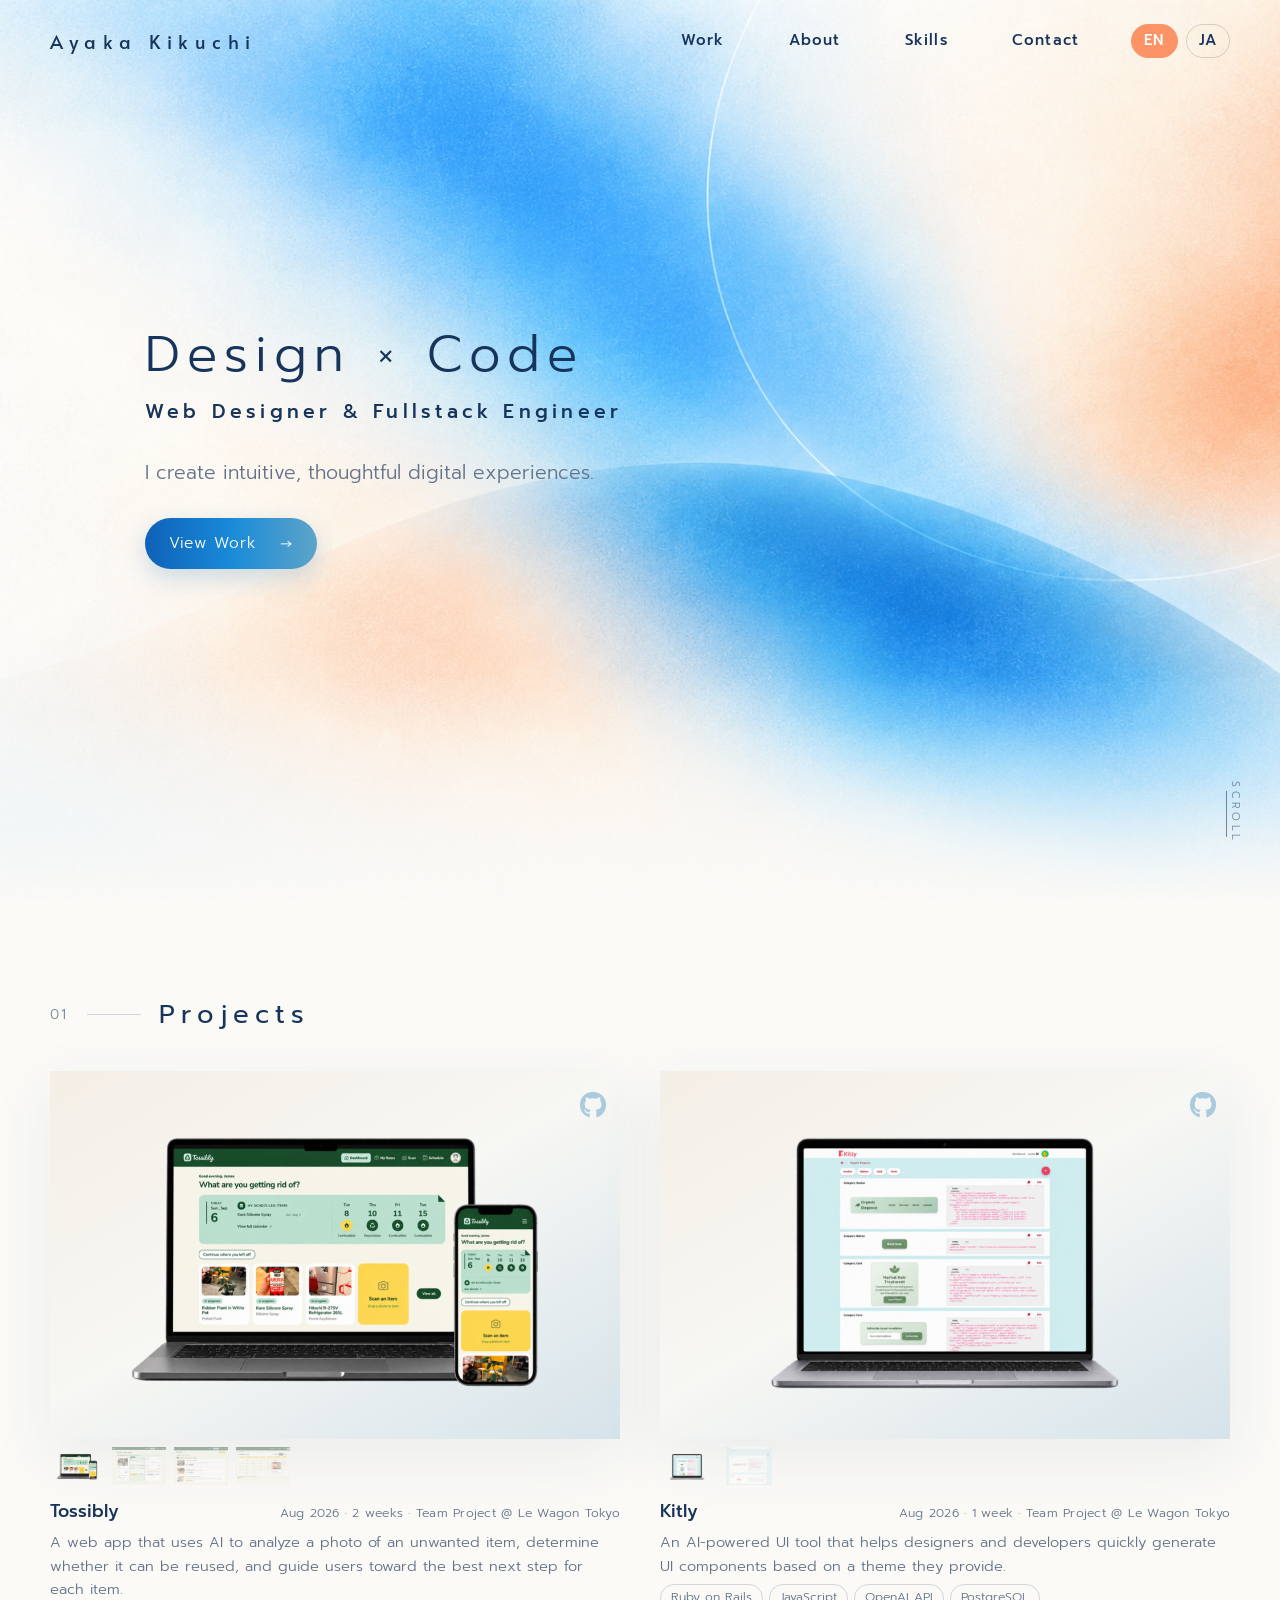
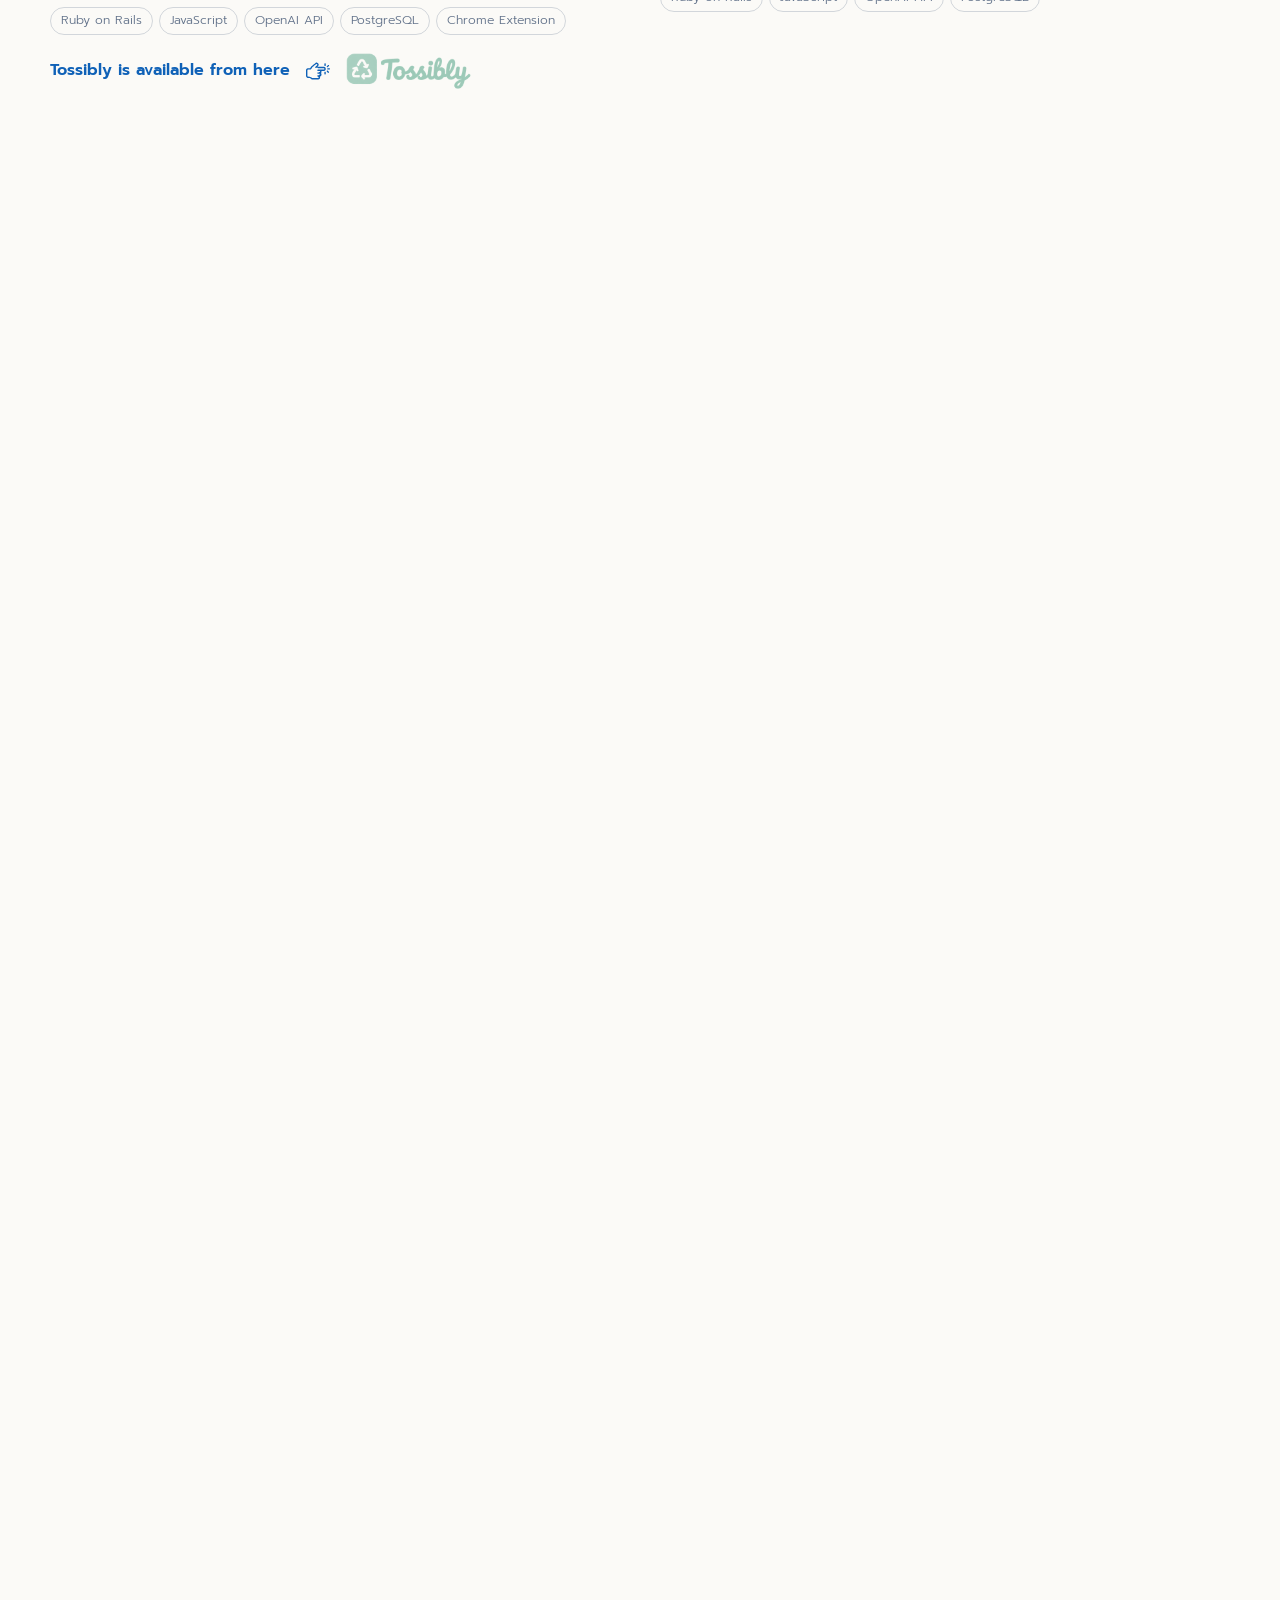
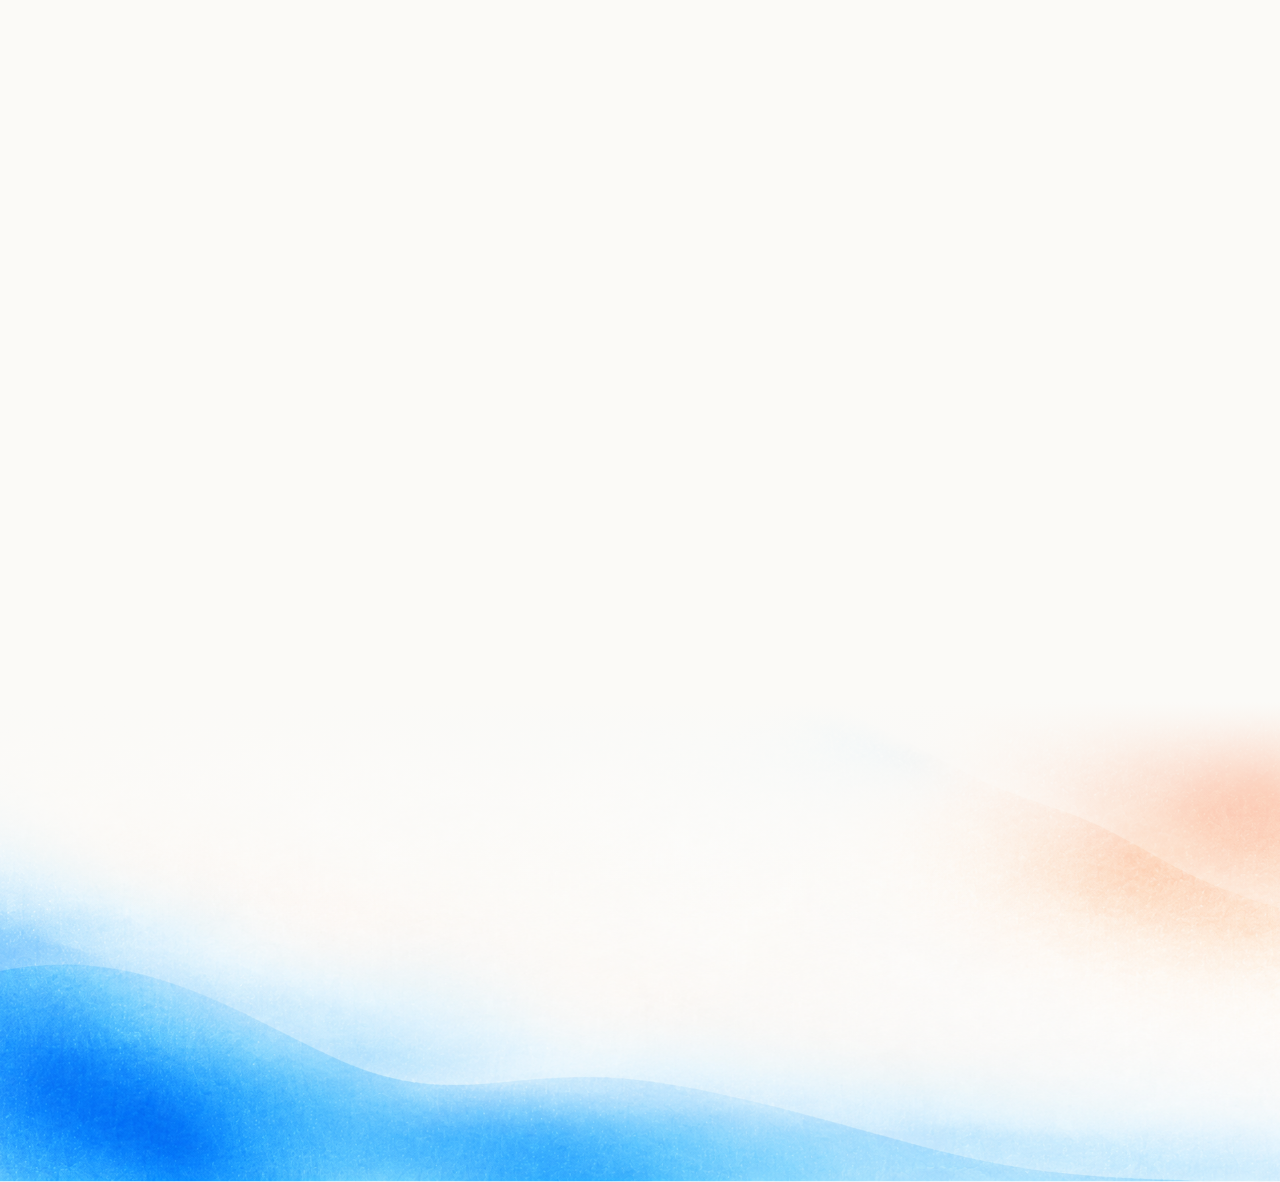
<file: profile/index.html>
<!DOCTYPE html>
<html lang="en">
<head>
  <meta charset="UTF-8" />
  <meta name="viewport" content="width=device-width, initial-scale=1.0" />
  <meta name="description" content="Ayaka Kikuchi — Web Designer & Developer portfolio." />
  <title>Ayaka Kikuchi | Design × Code</title>

  <meta property="og:type" content="website" />
  <meta property="og:site_name" content="Ayaka Kikuchi" />
  <meta property="og:locale" content="en_US" />
  <meta property="og:url" content="https://ayaka-is.me/profile/" />
  <meta property="og:title" content="Ayaka Kikuchi | Design × Code" />
  <meta property="og:description" content="Ayaka Kikuchi — Web Designer & Developer portfolio." />
  <meta property="og:image" content="https://ayaka-is.me/profile/images/OGP.png" />
  <meta property="og:image:width" content="1672" />
  <meta property="og:image:height" content="941" />
  <meta name="twitter:card" content="summary_large_image" />
  <meta name="twitter:title" content="Ayaka Kikuchi | Design × Code" />
  <meta name="twitter:description" content="Ayaka Kikuchi — Web Designer & Developer portfolio." />
  <meta name="twitter:image" content="https://ayaka-is.me/profile/images/OGP.png" />

  <link rel="icon" type="image/png" sizes="32x32" href="images/favicon.png" />

  <link rel="preconnect" href="https://fonts.googleapis.com" />
  <link rel="preconnect" href="https://fonts.gstatic.com" crossorigin />
  <link
    href="https://fonts.googleapis.com/css2?family=Prompt:wght@300;400;500;600&family=Alata&family=Noto+Sans+JP:wght@300;400;500&display=swap"
    rel="stylesheet"
  />

  <link rel="stylesheet" href="https://cdnjs.cloudflare.com/ajax/libs/font-awesome/6.5.1/css/all.min.css" />
  <link rel="stylesheet" href="https://cdn.jsdelivr.net/npm/swiper@11/swiper-bundle.min.css" />
  <link rel="stylesheet" href="style.css" />
  <script src="https://cdn.jsdelivr.net/npm/swiper@11/swiper-bundle.min.js" defer></script>
  <script src="script.js" defer></script>
  <!-- Google tag (gtag.js) -->
<script async src="https://www.googletagmanager.com/gtag/js?id=G-SCG9H7Z7XP"></script>
<script>
  window.dataLayer = window.dataLayer || [];
  function gtag(){dataLayer.push(arguments);}
  gtag('js', new Date());

  gtag('config', 'G-SCG9H7Z7XP');
</script>
</head>
<body>
  <header class="site-header">
    <a class="brand" href="#top" aria-label="Ayaka Kikuchi home">Ayaka Kikuchi</a>

    <button class="menu-toggle" type="button" aria-label="Open navigation" aria-expanded="false">
      <span></span>
      <span></span>
    </button>

    <nav class="site-nav" aria-label="Primary navigation">
      <a href="#work">Work</a>
      <a href="#about">About</a>
      <a href="#skills">Skills</a>
      <a href="#contact">Contact</a>
      <div class="lang-switch" aria-label="Language">
        <a href="index.html" class="lang-switch__link is-active">EN</a>
        <a href="ja/index.html" class="lang-switch__link">JA</a>
      </div>
    </nav>
  </header>

  <main id="top">
    <section class="hero">
      <div class="hero-inner">
        <div class="hero-copy reveal">
          <h1>Design <span>×</span> Code</h1>
          <p class="hero-role">Web Designer &amp; Fullstack Engineer</p>
          <p class="hero-lead">
            I create intuitive, thoughtful digital experiences.
          </p>
          <a class="button button--primary" href="#work">View Work <span>→</span></a>
        </div>
      </div>

      <span class="scroll-note">SCROLL</span>
    </section>

    <section class="work section-shell" id="work">
      <div class="section-heading reveal">
        <div class="section-heading__title">
          <span>01</span>
          <i></i>
          <h2>Projects</h2>
        </div>
      </div>

      <div class="project-grid project-grid--featured">
        <article class="project-card project-card--large reveal">
          <div class="project-gallery">
            <a href="https://github.com/ayakakikuchi-222/tossibly" rel="noreferrer" class="swiper project-gallery__main project-card__visual project-visual project-visual--tossibly" aria-label="Tossibly project">
              <div class="swiper-wrapper">
                <div class="swiper-slide"><img src="images/tossibly-mockup.png" alt="Tossibly website mockup" /></div>
                <div class="swiper-slide"><img src="images/tossibly-2.png" alt="Tossibly website mockup 2" /></div>
                <div class="swiper-slide"><img src="images/tossibly-3.png" alt="Tossibly website mockup 3" /></div>
                <div class="swiper-slide"><img src="images/tossibly-4.png" alt="Tossibly website mockup 4" /></div>
              </div>
              <span class="project-card__external-icon github"><i class="fa-brands fa-github"></i></span>
            </a>
            <div class="swiper project-gallery__thumbs">
              <div class="swiper-wrapper">
                <div class="swiper-slide"><img src="images/tossibly-mockup.png" alt="" /></div>
                <div class="swiper-slide"><img src="images/tossibly-2.png" alt="" /></div>
                <div class="swiper-slide"><img src="images/tossibly-3.png" alt="" /></div>
                <div class="swiper-slide"><img src="images/tossibly-4.png" alt="" /></div>
              </div>
            </div>
          </div>
          <div class="project-card__meta">
            <div class="project-card__meta-top">
              <h3>Tossibly</h3>
              <span>Aug 2026 · 2 weeks · Team Project @ Le Wagon Tokyo</span>
            </div>
            <p class="project-card__desc">A web app that uses AI to analyze a photo of an unwanted item, determine whether it can be reused, and guide users toward the best next step for each item.</p>
            <ul class="tech-tags">
              <li>Ruby on Rails</li>
              <li>JavaScript</li>
              <li>OpenAI API</li>
              <li>PostgreSQL</li>
              <li>Chrome Extension</li>
            </ul>
          </div>
          <p class="project-link">Tossibly is available from here<img src="images/tap.svg" alt="" class="tap"><a href="https://www.tossibly.tech/" target="_blank"><img src="images/tossibly-logo.png" alt="tossibly-logo"></a></p>
        </article>

        <article class="project-card project-card--large reveal">
          <div class="project-gallery">
            <a href="https://github.com/ayakakikuchi-222/kitly" rel="noreferrer" class="swiper project-gallery__main project-card__visual project-visual project-visual--kitly" aria-label="Kitly project">
              <div class="swiper-wrapper">
                <div class="swiper-slide"><img src="images/kitly-mockup.png" alt="Kitly website mockup" /></div>
                <div class="swiper-slide"><img src="images/kitly-02.png" alt="Kitly website mockup 2" style="object-fit: contain;" /></div>
              </div>
              <span class="project-card__external-icon github"><i class="fa-brands fa-github"></i></span>
            </a>
            <div class="swiper project-gallery__thumbs">
              <div class="swiper-wrapper">
                <div class="swiper-slide"><img src="images/kitly-mockup.png" alt="" /></div>
                <div class="swiper-slide"><img src="images/kitly-02.png" alt="" style="object-fit: contain;" /></div>
              </div>
            </div>
          </div>
          <div class="project-card__meta">
            <div class="project-card__meta-top">
              <h3>Kitly</h3>
              <span>Aug 2026 · 1 week · Team Project @ Le Wagon Tokyo</span>
            </div>
            <p class="project-card__desc">An AI-powered UI tool that helps designers and developers quickly generate UI components based on a theme they provide.</p>
            <ul class="tech-tags">
              <li>Ruby on Rails</li>
              <li>JavaScript</li>
              <li>OpenAI API</li>
              <li>PostgreSQL</li>
            </ul>
          </div>
        </article>
      </div>
    </section>

    <section class="work section-shell" id="selected-works">
      <div class="section-heading reveal">
        <div class="section-heading__title">
          <span>02</span>
          <i></i>
          <h2>Works</h2>
        </div>
      </div>

      <div class="project-grid project-grid--small">
        <article class="project-card reveal">
          <div class="project-gallery">
            <a href="https://www.845.co.jp/" class="swiper project-gallery__main project-card__visual project-visual project-visual--web01" aria-label="Kanto Hashigo Co., Ltd. project">
              <div class="swiper-wrapper">
                <div class="swiper-slide"><img src="images/work-01/kanto845_mock.png" alt="Kanto Hashigo Co., Ltd. website mockup" /></div>
                <div class="swiper-slide"><img src="images/work-01/work-01-2.png" alt="Kanto Hashigo Co., Ltd. website mockup 2" style="object-fit: contain;" /></div>
                <div class="swiper-slide"><img src="images/work-01/work-01-3.png" alt="Kanto Hashigo Co., Ltd. website mockup 3" style="object-fit: contain;" /></div>
              </div>
              <span class="project-card__external-icon"><i class="fa-solid fa-arrow-up-right-from-square"></i></span>
            </a>
            <div class="swiper project-gallery__thumbs">
              <div class="swiper-wrapper">
                <div class="swiper-slide"><img src="images/work-01/kanto845_mock.png" alt="" /></div>
                <div class="swiper-slide"><img src="images/work-01/work-01-2.png" alt="" style="object-fit: contain;" /></div>
                <div class="swiper-slide"><img src="images/work-01/work-01-3.png" alt="" style="object-fit: contain;" /></div>
              </div>
            </div>
          </div>
          <div class="project-card__meta">
            <div class="project-card__meta-top">
              <h3>Kanto Hashigo Co., Ltd.</h3>
              <span>Jun 2025</span>
            </div>
            <p class="project-card__desc">Redesigned the corporate website for Japan’s leading manufacturer of firefighting ladders, based in Saitama.</p>
            <ul class="tech-tags">
              <li>HTML</li>
              <li>CSS</li>
              <li>JavaScript</li>
              <li>WordPress</li>
              <li>PHP</li>
            </ul>
          </div>
        </article>

        <article class="project-card reveal">
          <div class="project-gallery">
            <a href="https://www.aid-design.jp/" class="swiper project-gallery__main project-card__visual project-visual project-visual--web03" aria-label="ID Co., Ltd. project">
              <div class="swiper-wrapper">
                <div class="swiper-slide"><img src="images/work-02/aid-mockup.png" alt="ID Co., Ltd. website mockup" /></div>
                <div class="swiper-slide"><img src="images/work-02/work-02-2.png" alt="ID Co., Ltd. website mockup 2" style="object-fit: contain;" /></div>
              </div>
              <span class="project-card__external-icon"><i class="fa-solid fa-arrow-up-right-from-square"></i></span>
            </a>
            <div class="swiper project-gallery__thumbs">
              <div class="swiper-wrapper">
                <div class="swiper-slide"><img src="images/work-02/aid-mockup.png" alt="" /></div>
                <div class="swiper-slide"><img src="images/work-02/work-02-2.png" alt="" style="object-fit: contain;" /></div>
              </div>
            </div>
          </div>
          <div class="project-card__meta">
            <div class="project-card__meta-top">
              <h3>AID Co., Ltd.</h3>
              <span>Apr 2025 · Team Project</span>
            </div>
            <p class="project-card__desc">Collaborated on a full corporate website redesign, contributing across the site with a particular focus on original illustrations.</p>
            <ul class="tech-tags">
              <li>HTML</li>
              <li>CSS</li>
              <li>JavaScript</li>
              <li>WordPress</li>
              <li>PHP</li>
            </ul>
          </div>
        </article>

        <article class="project-card reveal">
          <div class="project-gallery">
            <a href="https://www.sdu.co.jp/" class="swiper project-gallery__main project-card__visual project-visual project-visual--web02" aria-label="Suzuki Clinic project">
              <div class="swiper-wrapper">
                <div class="swiper-slide"><img src="images/work-03/suzuki_mock.png" alt="Suzuki Clinic website mockup" /></div>
                <div class="swiper-slide"><img src="images/work-03/work-03-2.png" alt="Suzuki Clinic website mockup 2" style="object-fit: contain;" /></div>
                <div class="swiper-slide"><img src="images/work-03/work-03-3.png" alt="Suzuki Clinic website mockup 3" style="object-fit: contain;" /></div>
              </div>
              <span class="project-card__external-icon"><i class="fa-solid fa-arrow-up-right-from-square"></i></span>
            </a>
            <div class="swiper project-gallery__thumbs">
              <div class="swiper-wrapper">
                <div class="swiper-slide"><img src="images/work-03/suzuki_mock.png" alt="" /></div>
                <div class="swiper-slide"><img src="images/work-03/work-03-2.png" alt="" style="object-fit: contain;" /></div>
                <div class="swiper-slide"><img src="images/work-03/work-03-3.png" alt="" style="object-fit: contain;" /></div>
              </div>
            </div>
          </div>
          <div class="project-card__meta">
            <div class="project-card__meta-top">
              <h3>Suzuki Clinic</h3>
              <span>Aug 2025</span>
            </div>
            <p class="project-card__desc">Redesigned the website for a local clinic in Utsunomiya, Tochigi, with a clear and approachable experience for patients.</p>
            <ul class="tech-tags">
              <li>HTML</li>
              <li>CSS</li>
              <li>JavaScript</li>
              <li>WordPress</li>
              <li>PHP</li>
            </ul>
          </div>
        </article>
      </div>
    </section>

    <section class="about section-shell" id="about">
      <div class="section-heading reveal">
        <div class="section-heading__title">
          <span>03</span>
          <i></i>
          <h2>About</h2>
        </div>
      </div>

      <div class="about-grid">
        <div class="about-copy reveal">
          <p class="about-kicker">DESIGNER → FULLSTACK ENGINEER</p>
          <h3>Thoughtful design,<br />made real with code.</h3>
          <p>
            I'm a full-stack engineer based in Japan. After working in web design, I expanded into software development so I could bring the experiences I design to life more directly.
          </p>
          <p>
            I approach product development from both design and implementation perspectives, with a focus on creating clear and intuitive interfaces.
          </p>
        </div>

        <div class="about-art reveal">
          <img src="images/me-illustration.png" alt="Illustration of Ayaka Kikuchi" />
        </div>
      </div>
    </section>

    <section class="skills section-shell" id="skills">
      <div class="section-heading reveal">
        <div class="section-heading__title">
          <span>04</span>
          <i></i>
          <h2>Skills</h2>
        </div>
      </div>

      <div class="skill-grid">
        <article class="skill-card reveal">
          <div class="skill-card__header">
            <span class="skill-card__icon"><i class="fa-solid fa-server"></i></span>
            <h3>Back-end</h3>
          </div>
          <div class="skill-card__content">
            <p>Ruby on Rails</p>
            <p>PostgreSQL</p>
            <p>AI / LLM Integration</p>
          </div>
        </article>

        <article class="skill-card reveal">
          <div class="skill-card__header">
            <span class="skill-card__icon"><i class="fa-solid fa-display"></i></span>
            <h3>Front-end</h3>
          </div>
          <div class="skill-card__content">
            <p>HTML</p>
            <p>CSS / SCSS</p>
            <p>JavaScript</p>
            <p>Bootstrap</p>
          </div>
        </article>

        <article class="skill-card reveal">
          <div class="skill-card__header">
            <span class="skill-card__icon"><i class="fa-solid fa-palette"></i></span>
            <h3>Design</h3>
          </div>
          <div class="skill-card__content">
            <p>Figma</p>
            <p>Illustrator</p>
            <p>Photoshop</p>
            <p>UI / Web Design</p>
          </div>
        </article>

        <article class="skill-card reveal">
          <div class="skill-card__header">
            <span class="skill-card__icon"><i class="fa-solid fa-screwdriver-wrench"></i></span>
            <h3>Tools &amp; <br>Workflow</h3>
          </div>
          <div class="skill-card__content">
            <p>Git / GitHub</p>
            <p>Terminal</p>
            <p>Heroku</p>
            <p>Cloudinary</p>
            <p>Claude Code</p>
          </div>
        </article>
      </div>
    </section>

    <section class="experience section-shell">
      <div class="section-heading reveal">
        <div class="section-heading__title">
          <span>05</span>
          <i></i>
          <h2>Experience</h2>
        </div>
      </div>

      <div class="experience-list reveal">
        <div class="experience-row">
          <span>2023 – 2025</span>
          <div>
            <h3>Web Designer / Front-end Engineer</h3>
            <p class="experience-row__company">AID Co., Ltd.</p>
            <p>Designed and built corporate websites for a range of clients, from planning through front-end implementation.</p>
          </div>
        </div>
        <div class="experience-row">
          <span>2021 – 2023</span>
          <div>
            <h3>Graphic Designer</h3>
            <p class="experience-row__company">AID Co., Ltd.</p>
            <p>Created visual and print designs for branding, promotional materials, and marketing collateral.</p>
          </div>
        </div>
      </div>
    </section>

    <!--
    <section class="experience section-shell">
      <div class="section-heading reveal">
        <div class="section-heading__title">
          <span>06</span>
          <i></i>
          <h2>Education</h2>
        </div>
      </div>

      <div class="experience-list reveal">
        <div class="experience-row">
          <span>2026</span>
          <div>
            <h3>Le Wagon Tokyo</h3>
            <p>AI Software Development Bootcamp</p>
          </div>
        </div>
        <div class="experience-row">
          <span>2013 – 2017</span>
          <div>
            <h3>Kanda University of International Studies</h3>
            <p>B.A. in English &amp; International Studies</p>
          </div>
        </div>
      </div>
    </section>
    -->

    <section class="contact" id="contact">
      <div class="section-shell contact-inner">
        <div class="contact-copy reveal">
          <div class="section-heading section-heading--light">
            <div class="section-heading__title">
              <span>06</span>
              <i></i>
              <h2>Contact</h2>
            </div>
          </div>
          <h3>Let’s build something together.</h3>
          <p>If you have an opportunity or would like to work together, feel free to get in touch.</p>
        </div>

        <div class="contact-links reveal">
          <a href="https://www.linkedin.com/in/ayaka-kikuchi/" target="_blank" rel="noreferrer">
            <span class="contact-links__icon"><i class="fa-brands fa-linkedin-in"></i></span>
            <strong>linkedin.com/in/ayaka-kikuchi/</strong>
            <i class="contact-links__arrow fa-solid fa-chevron-right"></i>
          </a>
          <a href="https://github.com/ayakakikuchi-222" target="_blank" rel="noreferrer">
            <span class="contact-links__icon"><i class="fa-brands fa-github"></i></span>
            <strong>github.com/ayakakikuchi-222</strong>
            <i class="contact-links__arrow fa-solid fa-chevron-right"></i>
          </a>
        </div>
      </div>
    </section>
  </main>
</body>
</html>
</file>
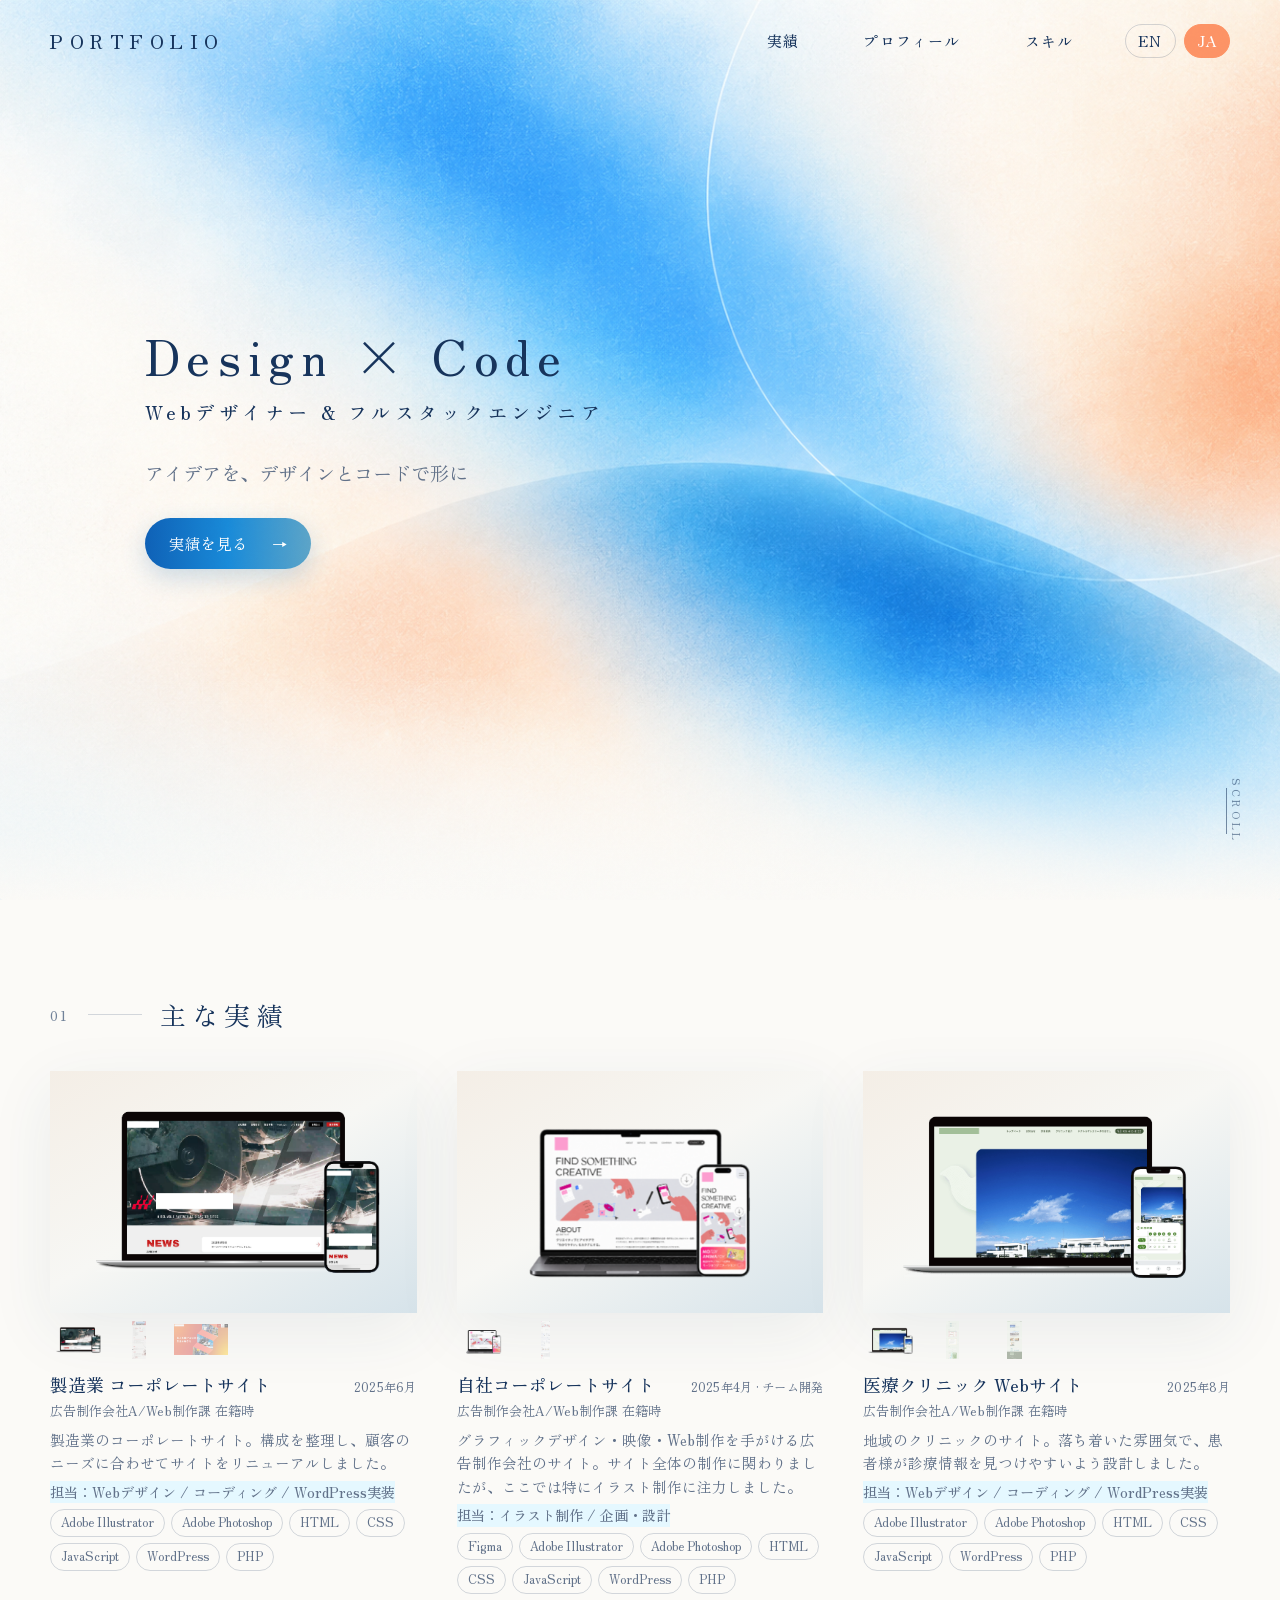
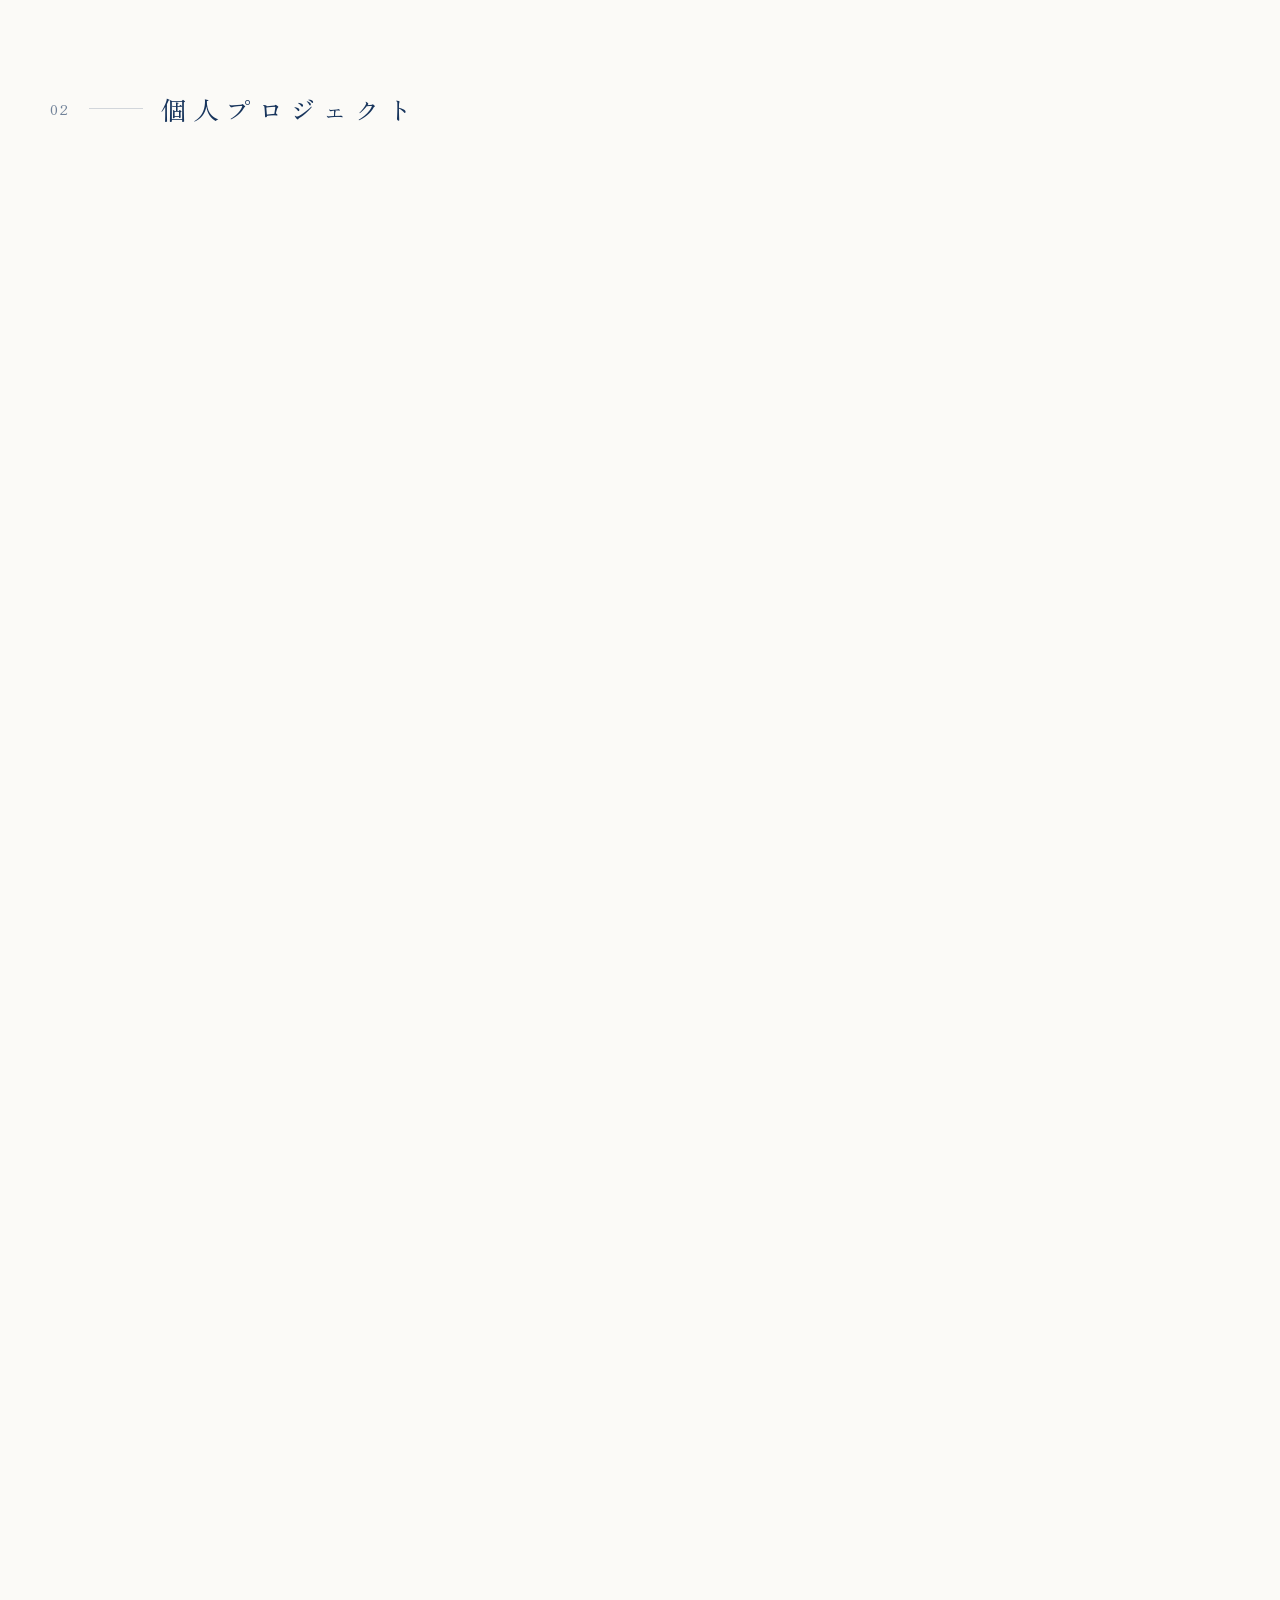
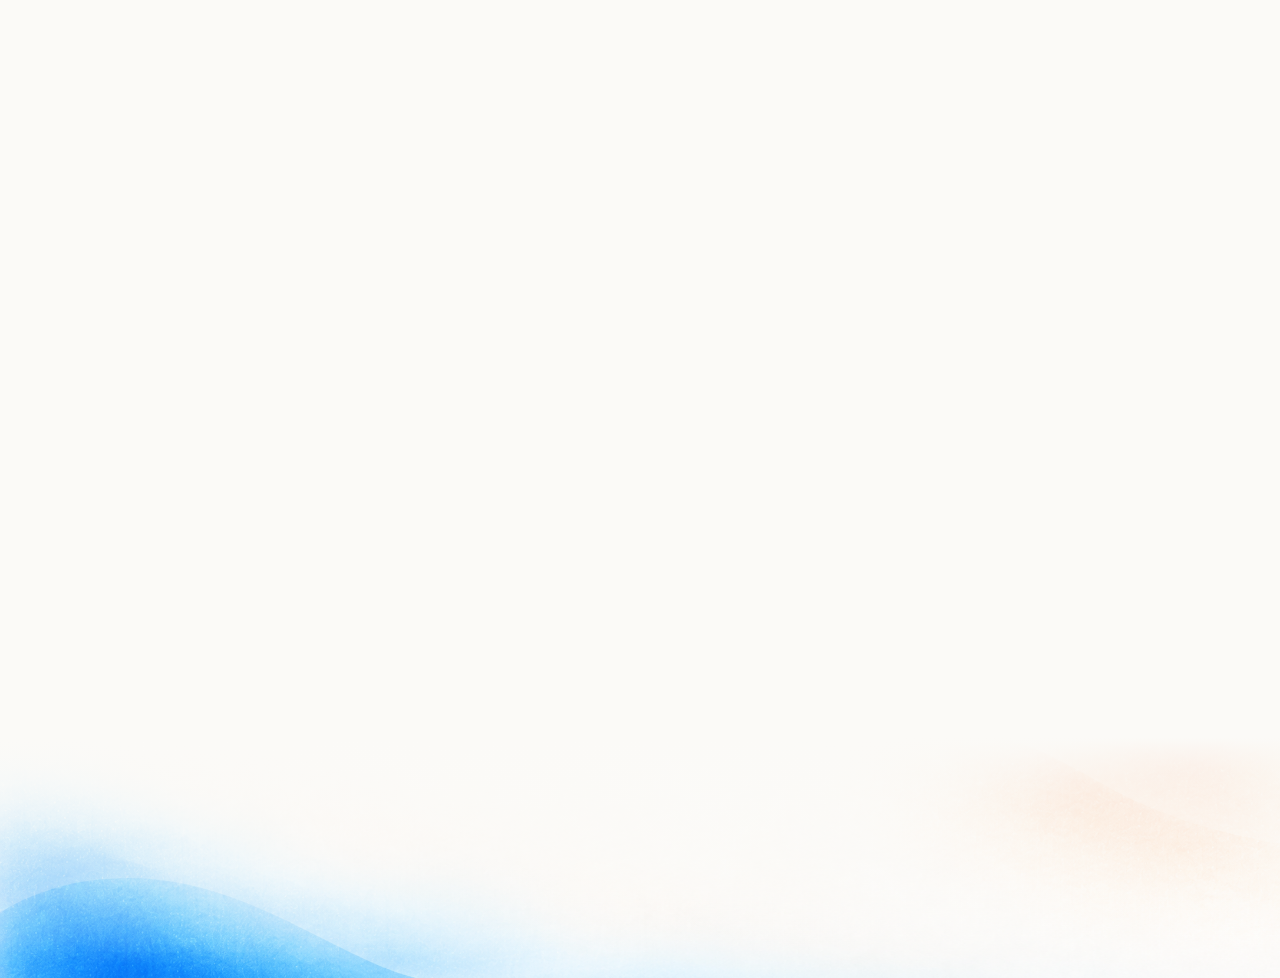
<file: portfolio/ja/index.html>
<!DOCTYPE html>
<html lang="ja">
<head>
  <meta charset="UTF-8" />
  <meta name="viewport" content="width=device-width, initial-scale=1.0" />
  <meta name="description" content="Webデザイナー / デベロッパーのポートフォリオ。" />
  <title>Portfolio | Design × Code</title>

  <link rel="preconnect" href="https://fonts.googleapis.com" />
  <link rel="preconnect" href="https://fonts.gstatic.com" crossorigin />
  <link
    href="https://fonts.googleapis.com/css2?family=DM+Sans:wght@300;400;500;600&family=Zen+Old+Mincho:wght@400;500;600;700&display=swap"
    rel="stylesheet"
  />
  <link rel="icon" type="image/png" sizes="32x32" href="../images/favicon.png">

  <link rel="stylesheet" href="https://cdnjs.cloudflare.com/ajax/libs/font-awesome/6.5.1/css/all.min.css" />
  <link rel="stylesheet" href="https://cdn.jsdelivr.net/npm/swiper@11/swiper-bundle.min.css" />
  <link rel="stylesheet" href="../style.css" />
  <script src="https://cdn.jsdelivr.net/npm/swiper@11/swiper-bundle.min.js" defer></script>
  <script src="../script.js" defer></script>
  <!-- Google tag (gtag.js) -->
<script async src="https://www.googletagmanager.com/gtag/js?id=G-SCG9H7Z7XP"></script>
<script>
  window.dataLayer = window.dataLayer || [];
  function gtag(){dataLayer.push(arguments);}
  gtag('js', new Date());

  gtag('config', 'G-SCG9H7Z7XP');
</script>
</head>
<body>
  <header class="site-header">
    <a class="brand" href="#top" aria-label="ポートフォリオ ホーム">PORTFOLIO</a>

    <button class="menu-toggle" type="button" aria-label="Open navigation" aria-expanded="false">
      <span></span>
      <span></span>
    </button>

    <nav class="site-nav" aria-label="Primary navigation">
      <a href="#work">実績</a>
      <a href="#about">プロフィール</a>
      <a href="#skills">スキル</a>
      <div class="lang-switch" aria-label="Language">
        <a href="../index.html" class="lang-switch__link">EN</a>
        <a href="index.html" class="lang-switch__link is-active">JA</a>
      </div>
    </nav>
  </header>

  <main id="top">
    <section class="hero">
      <div class="hero-inner">
        <div class="hero-copy reveal">
          <h1>Design <span>×</span> Code</h1>
          <p class="hero-role">Webデザイナー & フルスタックエンジニア</p>
          <p class="hero-lead">
            アイデアを、デザインとコードで形に
          </p>
          <a class="button button--primary" href="#work">実績を見る <span>→</span></a>
        </div>
      </div>

      <span class="scroll-note">SCROLL</span>
    </section>

    <section class="work section-shell" id="work">
      <div class="section-heading reveal">
        <div class="section-heading__title">
          <span>01</span>
          <i></i>
          <h2>主な実績</h2>
        </div>
      </div>

      <div class="project-grid project-grid--small">
        <article class="project-card reveal">
          <!-- Work1のギャラリー -->
          <div class="project-gallery">
            <div class="swiper project-gallery__main project-visual project-visual--web01">
              <div class="swiper-wrapper">
                <div class="swiper-slide"><img src="../images/work-01/screenshot-01.png" alt="製造業コーポレートサイトのモックアップ" /></div>
                <div class="swiper-slide"><img src="../images/work-01/work-01-2.png" alt="製造業コーポレートサイトのモックアップ2" style="object-fit: contain;" /></div>
                <div class="swiper-slide"><img src="../images/work-01/work-01-3.png" alt="製造業コーポレートサイトのモックアップ3" style="object-fit: contain;" /></div>
              </div>
            </div>
            <div class="swiper project-gallery__thumbs">
              <div class="swiper-wrapper">
                <div class="swiper-slide"><img src="../images/work-01/screenshot-01.png" alt="" /></div>
                <div class="swiper-slide"><img src="../images/work-01/work-01-2.png" alt="" style="object-fit: contain;" /></div>
                <div class="swiper-slide"><img src="../images/work-01/work-01-3.png" alt="" style="object-fit: contain;" /></div>
              </div>
            </div>
          </div>
          <div class="project-card__meta">
            <div class="project-card__meta-top">
              <h3>製造業 コーポレートサイト</h3>
              <span>2025年6月</span>
            </div>
            <p class="project-card__tenure">広告制作会社A/Web制作課 在籍時</p>
            <p class="project-card__desc">製造業のコーポレートサイト。構成を整理し、顧客のニーズに合わせてサイトをリニューアルしました。</p>
            <p class="project-card__role">担当：Webデザイン / コーディング / WordPress実装</p>
            <ul class="tech-tags">
              <li>Adobe Illustrator</li>
              <li>Adobe Photoshop</li>
              <li>HTML</li>
              <li>CSS</li>
              <li>JavaScript</li>
              <li>WordPress</li>
              <li>PHP</li>
            </ul>
          </div>
        </article>

        <article class="project-card reveal">
          <!-- Work2のギャラリー -->
          <div class="project-gallery">
            <div class="swiper project-gallery__main project-visual project-visual--web03">
              <div class="swiper-wrapper">
                <div class="swiper-slide"><img src="../images/work-02/screenshot-01.png" alt="自社コーポレートサイトのモックアップ" /></div>
                <div class="swiper-slide"><img src="../images/work-02/work-02-2.png" alt="自社コーポレートサイトのモックアップ2" style="object-fit: contain;" /></div>
              </div>
            </div>
            <div class="swiper project-gallery__thumbs">
              <div class="swiper-wrapper">
                <div class="swiper-slide"><img src="../images/work-02/screenshot-01.png" alt="" /></div>
                <div class="swiper-slide"><img src="../images/work-02/work-02-2.png" alt="" style="object-fit: contain;" /></div>
              </div>
            </div>
          </div>
          <div class="project-card__meta">
            <div class="project-card__meta-top">
              <h3>自社コーポレートサイト</h3>
              <span>2025年4月 · チーム開発</span>
            </div>
            <p class="project-card__tenure">広告制作会社A/Web制作課 在籍時</p>
            <p class="project-card__desc">グラフィックデザイン・映像・Web制作を手がける広告制作会社のサイト。サイト全体の制作に関わりましたが、ここでは特にイラスト制作に注力しました。</p>
            <p class="project-card__role">担当：イラスト制作 / 企画・設計</p>
            <ul class="tech-tags">
              <li>Figma</li>
              <li>Adobe Illustrator</li>
              <li>Adobe Photoshop</li>
              <li>HTML</li>
              <li>CSS</li>
              <li>JavaScript</li>
              <li>WordPress</li>
              <li>PHP</li>
            </ul>
          </div>
        </article>

        <article class="project-card reveal">
          <!-- Work3のギャラリー -->
          <div class="project-gallery">
            <div class="swiper project-gallery__main project-visual project-visual--web02">
              <div class="swiper-wrapper">
                <div class="swiper-slide"><img src="../images/work-03/screenshot-01.png" alt="医療クリニックWebサイトのモックアップ" /></div>
                <div class="swiper-slide"><img src="../images/work-03/work-03-2.png" alt="医療クリニックWebサイトのモックアップ2" style="object-fit: contain;" /></div>
                <div class="swiper-slide"><img src="../images/work-03/work-03-3.png" alt="医療クリニックWebサイトのモックアップ3" style="object-fit: contain;" /></div>
              </div>
            </div>
            <div class="swiper project-gallery__thumbs">
              <div class="swiper-wrapper">
                <div class="swiper-slide"><img src="../images/work-03/screenshot-01.png" alt="" /></div>
                <div class="swiper-slide"><img src="../images/work-03/work-03-2.png" alt="" style="object-fit: contain;" /></div>
                <div class="swiper-slide"><img src="../images/work-03/work-03-3.png" alt="" style="object-fit: contain;" /></div>
              </div>
            </div>
          </div>
          <div class="project-card__meta">
            <div class="project-card__meta-top">
              <h3>医療クリニック Webサイト</h3>
              <span>2025年8月</span>
            </div>
            <p class="project-card__tenure">広告制作会社A/Web制作課 在籍時</p>
            <p class="project-card__desc">地域のクリニックのサイト。落ち着いた雰囲気で、患者様が診療情報を見つけやすいよう設計しました。</p>
            <p class="project-card__role">担当：Webデザイン / コーディング / WordPress実装</p>
            <ul class="tech-tags">
              <li>Adobe Illustrator</li>
              <li>Adobe Photoshop</li>
              <li>HTML</li>
              <li>CSS</li>
              <li>JavaScript</li>
              <li>WordPress</li>
              <li>PHP</li>
            </ul>
          </div>
        </article>
      </div>
    </section>

    <section class="work section-shell" id="selected-works">
      <div class="section-heading reveal">
        <div class="section-heading__title">
          <span>02</span>
          <i></i>
          <h2>個人プロジェクト</h2>
        </div>
      </div>

      <div class="project-grid project-grid--featured">
        <article class="project-card project-card--large reveal">
          <!-- Tossiblyのギャラリー -->
          <div class="project-gallery">
            <div class="swiper project-gallery__main project-visual project-visual--tossibly">
              <div class="swiper-wrapper">
                <div class="swiper-slide"><img src="../images/tossibly/screenshot-01.png" alt="Tossibly ウェブサイトのモックアップ" /></div>
                <div class="swiper-slide"><img src="../images/tossibly/tossibly-2.png" alt="Tossibly ウェブサイトのモックアップ2" /></div>
                <div class="swiper-slide"><img src="../images/tossibly/tossibly-3.png" alt="Tossibly ウェブサイトのモックアップ3" /></div>
                <div class="swiper-slide"><img src="../images/tossibly/tossibly-4.png" alt="Tossibly ウェブサイトのモックアップ4" /></div>
              </div>
            </div>
            <div class="swiper project-gallery__thumbs">
              <div class="swiper-wrapper">
                <div class="swiper-slide"><img src="../images/tossibly/screenshot-01.png" alt="" /></div>
                <div class="swiper-slide"><img src="../images/tossibly/tossibly-2.png" alt="" /></div>
                <div class="swiper-slide"><img src="../images/tossibly/tossibly-3.png" alt="" /></div>
                <div class="swiper-slide"><img src="../images/tossibly/tossibly-4.png" alt="" /></div>
              </div>
            </div>
          </div>
          <div class="project-card__meta">
            <div class="project-card__meta-top">
              <h3>Tossibly</h3>
              <span>2026年8月 · 2週間 · チーム開発</span>
            </div>
            <p class="project-card__desc">いらない物の写真を撮ってAIが再利用できるかどうか判別し、それぞれにあった最適な選択をユーザーに案内するアプリです。</p>
            <p class="project-card__role">担当：フルスタック開発（チーム開発）</p>
            <ul class="tech-tags">
              <li>Figma</li>
              <li>Ruby on Rails</li>
              <li>JavaScript</li>
              <li>OpenAI API</li>
              <li>PostgreSQL</li>
              <li>Chrome Extension</li>
            </ul>
          </div>
        </article>

        <article class="project-card project-card--large reveal">
          <!-- Kitlyのギャラリー -->
          <div class="project-gallery">
            <div class="swiper project-gallery__main project-visual project-visual--kitly">
              <div class="swiper-wrapper">
                <div class="swiper-slide"><img src="../images/kitly/screenshot-01.png" alt="Kitly ウェブサイトのモックアップ" /></div>
                <div class="swiper-slide"><img src="../images/kitly/kitly-02.png" alt="Kitly ウェブサイトのモックアップ2" style="object-fit: contain;" /></div>
              </div>
            </div>
            <div class="swiper project-gallery__thumbs">
              <div class="swiper-wrapper">
                <div class="swiper-slide"><img src="../images/kitly/screenshot-01.png" alt="" /></div>
                <div class="swiper-slide"><img src="../images/kitly/kitly-02.png" alt=""  style="object-fit: contain;" /></div>
              </div>
            </div>
          </div>
          <div class="project-card__meta">
            <div class="project-card__meta-top">
              <h3>Kitly</h3>
              <span>2026年8月 · 1週間 · チーム開発</span>
            </div>
            <p class="project-card__desc">デザイナーや開発者がテーマを簡単に入力し、それに合わせてUIコンポーネントを速やかに作成してくれるUIツールです。</p>
            <p class="project-card__role">担当：フルスタック開発（チーム開発）</p>
            <ul class="tech-tags">
              <li>Figma</li>
              <li>Ruby on Rails</li>
              <li>JavaScript</li>
              <li>OpenAI API</li>
              <li>PostgreSQL</li>
            </ul>
          </div>
        </article>
      </div>
    </section>

    <section class="about section-shell" id="about">
      <div class="section-heading reveal">
        <div class="section-heading__title">
          <span>03</span>
          <i></i>
          <h2>プロフィール</h2>
        </div>
      </div>

      <div class="about-grid">
        <div class="about-copy reveal">
          <p class="about-kicker">デザイナー → フルスタックエンジニア</p>
          <h3>想いのこもった<br />デザインを、<br />コードで形に。</h3>
          <p>
            日本を拠点に活動するフルスタックエンジニアです。<br>
            Webデザインの仕事を経て、自分がデザインした体験をより直接的に形にするため、ソフトウェア開発にも領域を広げました。
          </p>
          <p>
            デザインと実装の両面からプロダクトを整理し、分かりやすく直感的なインターフェースを設計するよう心がけています。
          </p>
        </div>

        <div class="about-art reveal">
          <img src="../images/me-illustration.png" alt="デザイナー兼エンジニアのイラスト" />
        </div>
      </div>
    </section>

    <section class="skills section-shell" id="skills">
      <div class="section-heading reveal">
        <div class="section-heading__title">
          <span>04</span>
          <i></i>
          <h2>スキル</h2>
        </div>
      </div>

      <div class="skill-grid">
        <article class="skill-card reveal">
          <div class="skill-card__header">
            <span class="skill-card__icon"><i class="fa-solid fa-server"></i></span>
            <h3>バックエンド</h3>
          </div>
          <div class="skill-card__content">
            <p>Ruby on Rails</p>
            <p>PostgreSQL</p>
            <p>AI / LLM連携</p>
          </div>
        </article>

        <article class="skill-card reveal">
          <div class="skill-card__header">
            <span class="skill-card__icon"><i class="fa-solid fa-display"></i></span>
            <h3>フロントエンド</h3>
          </div>
          <div class="skill-card__content">
            <p>HTML</p>
            <p>CSS / SCSS</p>
            <p>JavaScript</p>
            <p>Bootstrap</p>
          </div>
        </article>

        <article class="skill-card reveal">
          <div class="skill-card__header">
            <span class="skill-card__icon"><i class="fa-solid fa-palette"></i></span>
            <h3>デザイン</h3>
          </div>
          <div class="skill-card__content">
            <p>Figma</p>
            <p>Adobe Illustrator</p>
            <p>Adobe Photoshop</p>
            <p>Adobe InDesign</p>
            <p>UI / Webデザイン</p>
          </div>
        </article>

        <article class="skill-card reveal">
          <div class="skill-card__header">
            <span class="skill-card__icon"><i class="fa-solid fa-screwdriver-wrench"></i></span>
            <h3>ツール &amp; <br>ワークフロー</h3>
          </div>
          <div class="skill-card__content">
            <p>Git / GitHub</p>
            <p>ターミナル</p>
            <p>Heroku</p>
            <p>Cloudinary</p>
            <p>Claude Code</p>
          </div>
        </article>
      </div>
    </section>

    <section class="experience section-shell">
      <div class="section-heading reveal">
        <div class="section-heading__title">
          <span>05</span>
          <i></i>
          <h2>経歴</h2>
        </div>
      </div>

      <div class="experience-list reveal">
        <div class="experience-row">
          <span>2023 – 2025</span>
          <div>
            <h3>Webデザイナー / フロントエンドエンジニア</h3>
            <p class="experience-row__company">広告制作会社A/Web制作課（社内転籍）</p>
            <p>様々なクライアントのコーポレートサイトを、企画からフロントエンド実装まで担当。</p>
          </div>
        </div>
        <div class="experience-row">
          <span>2021 – 2023</span>
          <div>
            <h3>グラフィックデザイナー</h3>
            <p class="experience-row__company">広告制作会社A/グラフィックデザイン課</p>
            <p>新聞折込チラシや冊子、販促物などの印刷物デザインを担当。</p>
          </div>
        </div>
      </div>
    </section>

    <footer class="site-footer">
      <div class="section-shell reveal">
        <p>ご覧いただきありがとうございました。</p>
      </div>
    </footer>
  </main>
</body>
</html>
</file>
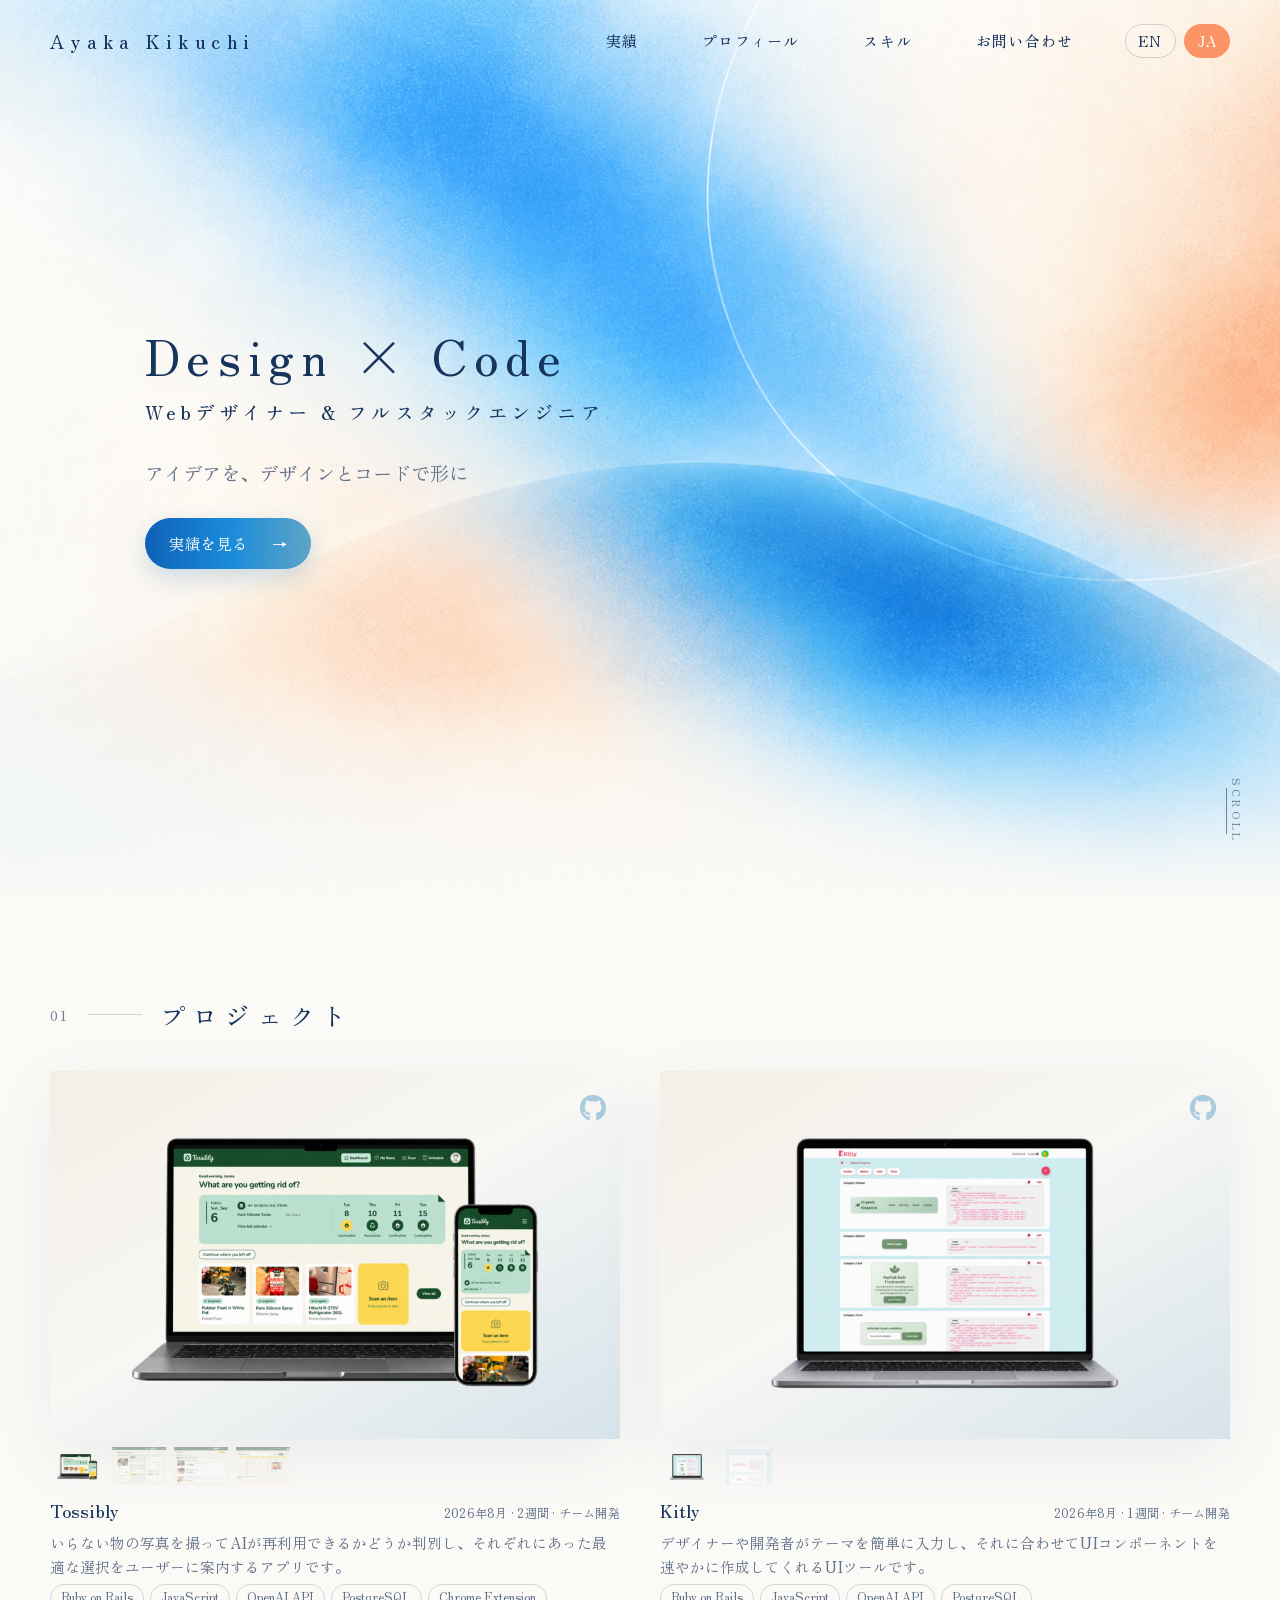
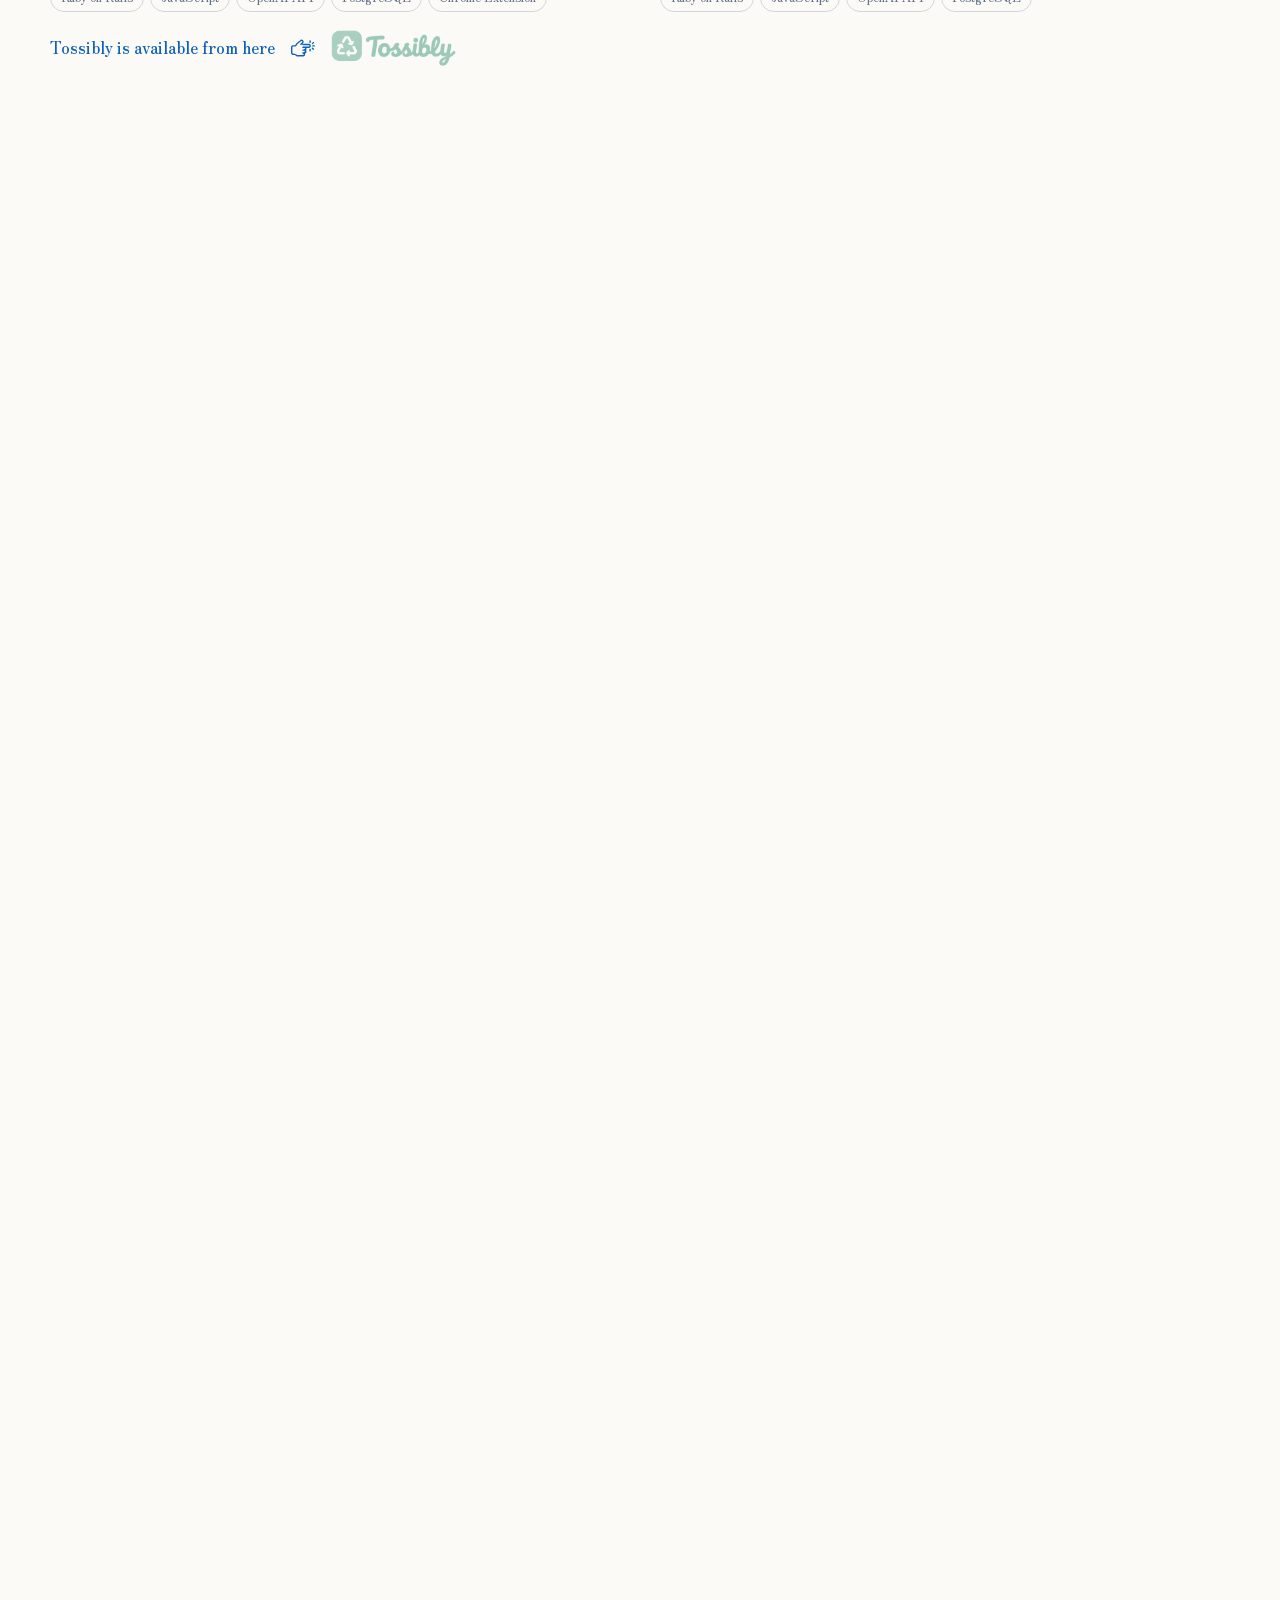
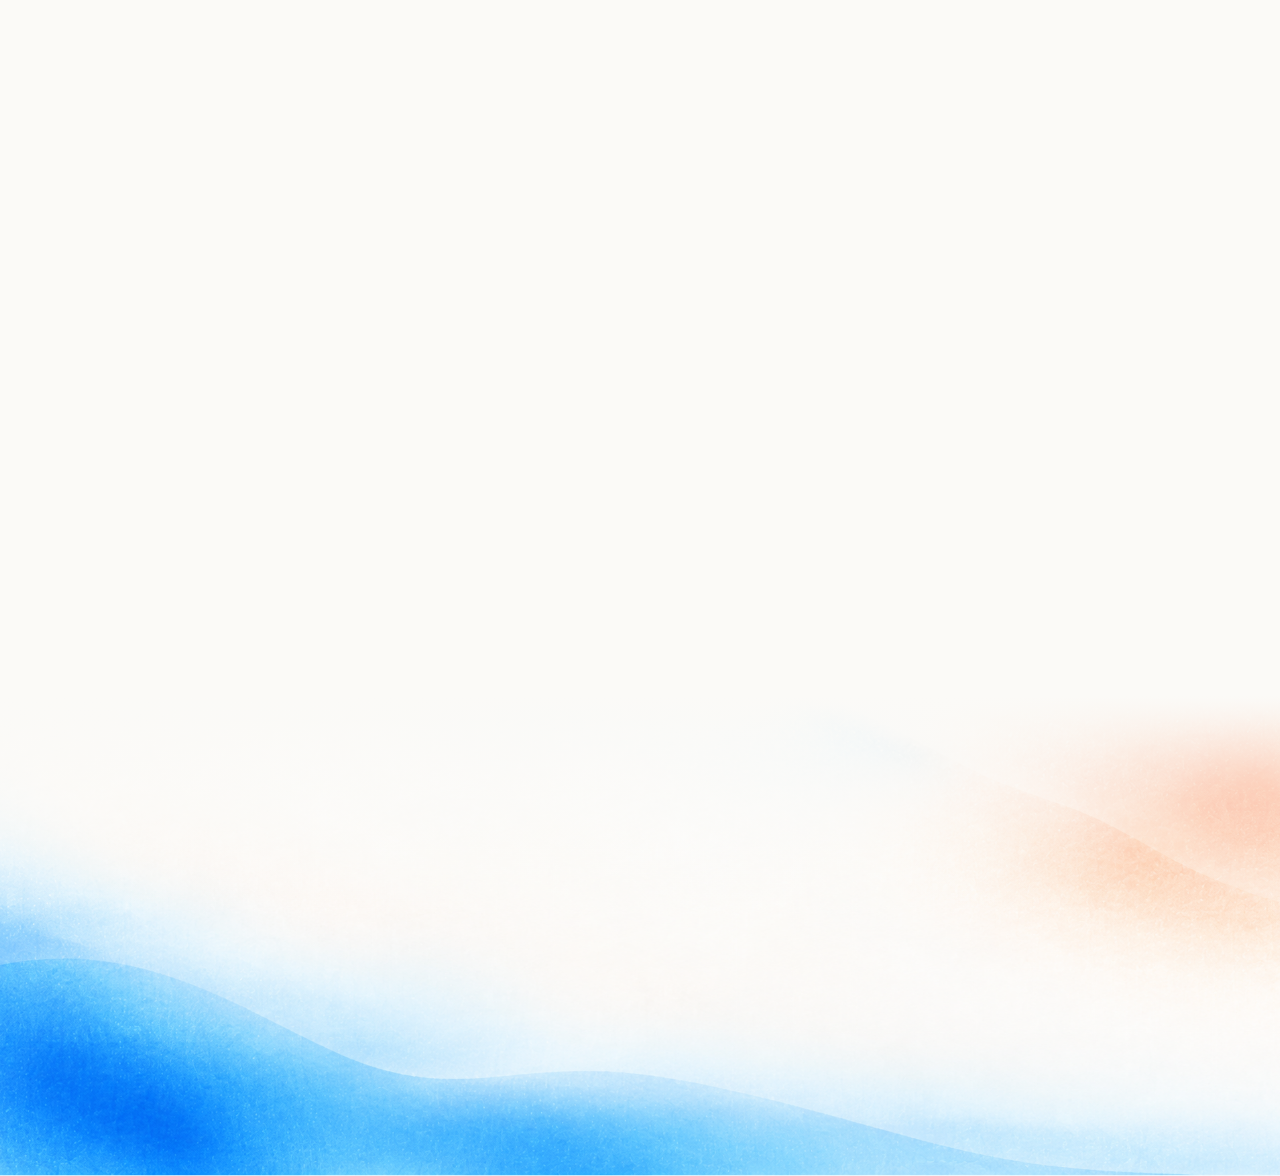
<file: profile/ja/index.html>
<!DOCTYPE html>
<html lang="ja">
<head>
  <meta charset="UTF-8" />
  <meta name="viewport" content="width=device-width, initial-scale=1.0" />
  <meta name="description" content="Ayaka Kikuchi — Webデザイナー / デベロッパーのポートフォリオ。" />
  <title>Ayaka Kikuchi | Design × Code</title>

  <meta property="og:type" content="website" />
  <meta property="og:site_name" content="Ayaka Kikuchi" />
  <meta property="og:locale" content="ja_JP" />
  <meta property="og:url" content="https://ayaka-is.me/profile/ja/" />
  <meta property="og:title" content="Ayaka Kikuchi | Design × Code" />
  <meta property="og:description" content="Ayaka Kikuchi — Webデザイナー / デベロッパーのポートフォリオ。" />
  <meta property="og:image" content="https://ayaka-is.me/profile/images/OGP.png" />
  <meta property="og:image:width" content="1672" />
  <meta property="og:image:height" content="941" />
  <meta name="twitter:card" content="summary_large_image" />
  <meta name="twitter:title" content="Ayaka Kikuchi | Design × Code" />
  <meta name="twitter:description" content="Ayaka Kikuchi — Webデザイナー / デベロッパーのポートフォリオ。" />
  <meta name="twitter:image" content="https://ayaka-is.me/profile/images/OGP.png" />

  <link rel="icon" type="image/png" sizes="32x32" href="../images/favicon.png" />

  <link rel="preconnect" href="https://fonts.googleapis.com" />
  <link rel="preconnect" href="https://fonts.gstatic.com" crossorigin />
  <link
    href="https://fonts.googleapis.com/css2?family=DM+Sans:wght@300;400;500;600&family=Zen+Old+Mincho:wght@400;500;600;700&display=swap"
    rel="stylesheet"
  />

  <link rel="stylesheet" href="https://cdnjs.cloudflare.com/ajax/libs/font-awesome/6.5.1/css/all.min.css" />
  <link rel="stylesheet" href="https://cdn.jsdelivr.net/npm/swiper@11/swiper-bundle.min.css" />
  <link rel="stylesheet" href="../style.css" />
  <script src="https://cdn.jsdelivr.net/npm/swiper@11/swiper-bundle.min.js" defer></script>
  <script src="../script.js" defer></script>
  <!-- Google tag (gtag.js) -->
<script async src="https://www.googletagmanager.com/gtag/js?id=G-SCG9H7Z7XP"></script>
<script>
  window.dataLayer = window.dataLayer || [];
  function gtag(){dataLayer.push(arguments);}
  gtag('js', new Date());

  gtag('config', 'G-SCG9H7Z7XP');
</script>
</head>
<body>
  <header class="site-header">
    <a class="brand" href="#top" aria-label="Ayaka Kikuchi home">Ayaka Kikuchi</a>

    <button class="menu-toggle" type="button" aria-label="Open navigation" aria-expanded="false">
      <span></span>
      <span></span>
    </button>

    <nav class="site-nav" aria-label="Primary navigation">
      <a href="#work">実績</a>
      <a href="#about">プロフィール</a>
      <a href="#skills">スキル</a>
      <a href="#contact">お問い合わせ</a>
      <div class="lang-switch" aria-label="Language">
        <a href="../index.html" class="lang-switch__link">EN</a>
        <a href="index.html" class="lang-switch__link is-active">JA</a>
      </div>
    </nav>
  </header>

  <main id="top">
    <section class="hero">
      <div class="hero-inner">
        <div class="hero-copy reveal">
          <h1>Design <span>×</span> Code</h1>
          <p class="hero-role">Webデザイナー & フルスタックエンジニア</p>
          <p class="hero-lead">
            アイデアを、デザインとコードで形に
          </p>
          <a class="button button--primary" href="#work">実績を見る <span>→</span></a>
        </div>
      </div>

      <span class="scroll-note">SCROLL</span>
    </section>

    <section class="work section-shell" id="work">
      <div class="section-heading reveal">
        <div class="section-heading__title">
          <span>01</span>
          <i></i>
          <h2>プロジェクト</h2>
        </div>
      </div>

      <div class="project-grid project-grid--featured">
        <article class="project-card project-card--large reveal">
          <div class="project-gallery">
            <a href="https://github.com/ayakakikuchi-222/tossibly" rel="noreferrer" class="swiper project-gallery__main project-card__visual project-visual project-visual--tossibly" aria-label="Tossibly project">
              <div class="swiper-wrapper">
                <div class="swiper-slide"><img src="../images/tossibly-mockup.png" alt="Tossibly ウェブサイトのモックアップ" /></div>
                <div class="swiper-slide"><img src="../images/tossibly-2.png" alt="Tossibly ウェブサイトのモックアップ 2" /></div>
                <div class="swiper-slide"><img src="../images/tossibly-3.png" alt="Tossibly ウェブサイトのモックアップ 3" /></div>
                <div class="swiper-slide"><img src="../images/tossibly-4.png" alt="Tossibly ウェブサイトのモックアップ 4" /></div>
              </div>
              <span class="project-card__external-icon github"><i class="fa-brands fa-github"></i></span>
            </a>
            <div class="swiper project-gallery__thumbs">
              <div class="swiper-wrapper">
                <div class="swiper-slide"><img src="../images/tossibly-mockup.png" alt="" /></div>
                <div class="swiper-slide"><img src="../images/tossibly-2.png" alt="" /></div>
                <div class="swiper-slide"><img src="../images/tossibly-3.png" alt="" /></div>
                <div class="swiper-slide"><img src="../images/tossibly-4.png" alt="" /></div>
              </div>
            </div>
          </div>
          <div class="project-card__meta">
            <div class="project-card__meta-top">
              <h3>Tossibly</h3>
              <span>2026年8月 · 2週間 · チーム開発</span>
            </div>
            <p class="project-card__desc">いらない物の写真を撮ってAIが再利用できるかどうか判別し、それぞれにあった最適な選択をユーザーに案内するアプリです。</p>
            <ul class="tech-tags">
              <li>Ruby on Rails</li>
              <li>JavaScript</li>
              <li>OpenAI API</li>
              <li>PostgreSQL</li>
              <li>Chrome Extension</li>
            </ul>
          </div>
          <p class="project-link">Tossibly is available from here<img src="../images/tap.svg" alt="" class="tap"><a href="https://www.tossibly.tech/" target="_blank"><img src="../images/tossibly-logo.png" alt="tossibly-logo"></a></p>
        </article>

        <article class="project-card project-card--large reveal">
          <div class="project-gallery">
            <a href="https://github.com/ayakakikuchi-222/kitly" rel="noreferrer" class="swiper project-gallery__main project-card__visual project-visual project-visual--kitly" aria-label="Kitly project">
              <div class="swiper-wrapper">
                <div class="swiper-slide"><img src="../images/kitly-mockup.png" alt="Kitly ウェブサイトのモックアップ" /></div>
                <div class="swiper-slide"><img src="../images/kitly-02.png" alt="Kitly ウェブサイトのモックアップ 2" style="object-fit: contain;" /></div>
              </div>
              <span class="project-card__external-icon github"><i class="fa-brands fa-github"></i></span>
            </a>
            <div class="swiper project-gallery__thumbs">
              <div class="swiper-wrapper">
                <div class="swiper-slide"><img src="../images/kitly-mockup.png" alt="" /></div>
                <div class="swiper-slide"><img src="../images/kitly-02.png" alt="" style="object-fit: contain;" /></div>
              </div>
            </div>
          </div>
          <div class="project-card__meta">
            <div class="project-card__meta-top">
              <h3>Kitly</h3>
              <span>2026年8月 · 1週間 · チーム開発</span>
            </div>
            <p class="project-card__desc">デザイナーや開発者がテーマを簡単に入力し、それに合わせてUIコンポーネントを速やかに作成してくれるUIツールです。</p>
            <ul class="tech-tags">
              <li>Ruby on Rails</li>
              <li>JavaScript</li>
              <li>OpenAI API</li>
              <li>PostgreSQL</li>
            </ul>
          </div>
        </article>
      </div>
    </section>

    <section class="work section-shell" id="selected-works">
      <div class="section-heading reveal">
        <div class="section-heading__title">
          <span>02</span>
          <i></i>
          <h2>主な実績</h2>
        </div>
      </div>

      <div class="project-grid project-grid--small">
        <article class="project-card reveal">
          <div class="project-gallery">
            <a href="https://www.845.co.jp/" class="swiper project-gallery__main project-card__visual project-visual project-visual--web01" aria-label="関東梯子株式会社 project">
              <div class="swiper-wrapper">
                <div class="swiper-slide"><img src="../images/work-01/kanto845_mock.png" alt="関東梯子株式会社 ウェブサイトのモックアップ" /></div>
                <div class="swiper-slide"><img src="../images/work-01/work-01-2.png" alt="関東梯子株式会社 ウェブサイトのモックアップ 2" style="object-fit: contain;" /></div>
                <div class="swiper-slide"><img src="../images/work-01/work-01-3.png" alt="関東梯子株式会社 ウェブサイトのモックアップ 3" style="object-fit: contain;" /></div>
              </div>
              <span class="project-card__external-icon"><i class="fa-solid fa-arrow-up-right-from-square"></i></span>
            </a>
            <div class="swiper project-gallery__thumbs">
              <div class="swiper-wrapper">
                <div class="swiper-slide"><img src="../images/work-01/kanto845_mock.png" alt="" /></div>
                <div class="swiper-slide"><img src="../images/work-01/work-01-2.png" alt="" style="object-fit: contain;" /></div>
                <div class="swiper-slide"><img src="../images/work-01/work-01-3.png" alt="" style="object-fit: contain;" /></div>
              </div>
            </div>
          </div>
          <div class="project-card__meta">
            <div class="project-card__meta-top">
              <h3>関東梯子株式会社</h3>
              <span>2025年6月</span>
            </div>
            <p class="project-card__desc">はしごメーカーのコーポレートサイト。構成を整理し、顧客のニーズに合わせてサイトをリニューアルしました。</p>
            <ul class="tech-tags">
              <li>HTML</li>
              <li>CSS</li>
              <li>JavaScript</li>
              <li>WordPress</li>
              <li>PHP</li>
            </ul>
          </div>
        </article>

        <article class="project-card reveal">
          <div class="project-gallery">
            <a href="https://www.aid-design.jp/" class="swiper project-gallery__main project-card__visual project-visual project-visual--web03" aria-label="株式会社アイディ project">
              <div class="swiper-wrapper">
                <div class="swiper-slide"><img src="../images/work-02/aid-mockup.png" alt="株式会社アイディ ウェブサイトのモックアップ" /></div>
                <div class="swiper-slide"><img src="../images/work-02/work-02-2.png" alt="株式会社アイディ ウェブサイトのモックアップ 2" style="object-fit: contain;" /></div>
              </div>
              <span class="project-card__external-icon"><i class="fa-solid fa-arrow-up-right-from-square"></i></span>
            </a>
            <div class="swiper project-gallery__thumbs">
              <div class="swiper-wrapper">
                <div class="swiper-slide"><img src="../images/work-02/aid-mockup.png" alt="" /></div>
                <div class="swiper-slide"><img src="../images/work-02/work-02-2.png" alt="" style="object-fit: contain;" /></div>
              </div>
            </div>
          </div>
          <div class="project-card__meta">
            <div class="project-card__meta-top">
              <h3>株式会社アイディ</h3>
              <span>2025年4月 · チーム開発</span>
            </div>
            <p class="project-card__desc">グラフィックデザイン・映像・Web制作を手がける広告制作会社のサイト。サイト全体の制作に関わりましたが、ここでは特にイラスト制作に注力しました。</p>
            <ul class="tech-tags">
              <li>HTML</li>
              <li>CSS</li>
              <li>JavaScript</li>
              <li>WordPress</li>
              <li>PHP</li>
            </ul>
          </div>
        </article>

        <article class="project-card reveal">
          <div class="project-gallery">
            <a href="https://www.sdu.co.jp/" class="swiper project-gallery__main project-card__visual project-visual project-visual--web02" aria-label="鈴木クリニック project">
              <div class="swiper-wrapper">
                <div class="swiper-slide"><img src="../images/work-03/suzuki_mock.png" alt="鈴木クリニック ウェブサイトのモックアップ" /></div>
                <div class="swiper-slide"><img src="../images/work-03/work-03-2.png" alt="鈴木クリニック ウェブサイトのモックアップ 2" style="object-fit: contain;" /></div>
                <div class="swiper-slide"><img src="../images/work-03/work-03-3.png" alt="鈴木クリニック ウェブサイトのモックアップ 3" style="object-fit: contain;" /></div>
              </div>
              <span class="project-card__external-icon"><i class="fa-solid fa-arrow-up-right-from-square"></i></span>
            </a>
            <div class="swiper project-gallery__thumbs">
              <div class="swiper-wrapper">
                <div class="swiper-slide"><img src="../images/work-03/suzuki_mock.png" alt="" /></div>
                <div class="swiper-slide"><img src="../images/work-03/work-03-2.png" alt="" style="object-fit: contain;" /></div>
                <div class="swiper-slide"><img src="../images/work-03/work-03-3.png" alt="" style="object-fit: contain;" /></div>
              </div>
            </div>
          </div>
          <div class="project-card__meta">
            <div class="project-card__meta-top">
              <h3>鈴木クリニック</h3>
              <span>2025年8月</span>
            </div>
            <p class="project-card__desc">栃木県宇都宮市のクリニックのサイト。落ち着いた雰囲気で、患者様が診療情報を見つけやすいよう設計しました。</p>
            <ul class="tech-tags">
              <li>HTML</li>
              <li>CSS</li>
              <li>JavaScript</li>
              <li>WordPress</li>
              <li>PHP</li>
            </ul>
          </div>
        </article>
      </div>
    </section>

    <section class="about section-shell" id="about">
      <div class="section-heading reveal">
        <div class="section-heading__title">
          <span>03</span>
          <i></i>
          <h2>プロフィール</h2>
        </div>
      </div>

      <div class="about-grid">
        <div class="about-copy reveal">
          <p class="about-kicker">デザイナー → フルスタックエンジニア</p>
          <h3>想いのこもった<br />デザインを、<br />コードで形に。</h3>
          <p>
            日本を拠点に活動するフルスタックエンジニアです。<br>
            Webデザインの仕事を経て、自分がデザインした体験をより直接的に形にするため、ソフトウェア開発にも領域を広げました。
          </p>
          <p>
            デザインと実装の両面からプロダクトを整理し、分かりやすく直感的なインターフェースを設計するよう心がけています。
          </p>
        </div>

        <div class="about-art reveal">
          <img src="../images/me-illustration.png" alt="菊地彩のイラスト" />
        </div>
      </div>
    </section>

    <section class="skills section-shell" id="skills">
      <div class="section-heading reveal">
        <div class="section-heading__title">
          <span>04</span>
          <i></i>
          <h2>スキル</h2>
        </div>
      </div>

      <div class="skill-grid">
        <article class="skill-card reveal">
          <div class="skill-card__header">
            <span class="skill-card__icon"><i class="fa-solid fa-server"></i></span>
            <h3>バックエンド</h3>
          </div>
          <div class="skill-card__content">
            <p>Ruby on Rails</p>
            <p>PostgreSQL</p>
            <p>AI / LLM連携</p>
          </div>
        </article>

        <article class="skill-card reveal">
          <div class="skill-card__header">
            <span class="skill-card__icon"><i class="fa-solid fa-display"></i></span>
            <h3>フロントエンド</h3>
          </div>
          <div class="skill-card__content">
            <p>HTML</p>
            <p>CSS / SCSS</p>
            <p>JavaScript</p>
            <p>Bootstrap</p>
          </div>
        </article>

        <article class="skill-card reveal">
          <div class="skill-card__header">
            <span class="skill-card__icon"><i class="fa-solid fa-palette"></i></span>
            <h3>デザイン</h3>
          </div>
          <div class="skill-card__content">
            <p>Figma</p>
            <p>Illustrator</p>
            <p>Photoshop</p>
            <p>UI / Webデザイン</p>
          </div>
        </article>

        <article class="skill-card reveal">
          <div class="skill-card__header">
            <span class="skill-card__icon"><i class="fa-solid fa-screwdriver-wrench"></i></span>
            <h3>ツール &amp; <br>ワークフロー</h3>
          </div>
          <div class="skill-card__content">
            <p>Git / GitHub</p>
            <p>ターミナル</p>
            <p>Heroku</p>
            <p>Cloudinary</p>
            <p>Claude Code</p>
          </div>
        </article>
      </div>
    </section>

    <section class="experience section-shell">
      <div class="section-heading reveal">
        <div class="section-heading__title">
          <span>05</span>
          <i></i>
          <h2>経歴</h2>
        </div>
      </div>

      <div class="experience-list reveal">
        <div class="experience-row">
          <span>2023 – 2025</span>
          <div>
            <h3>Webデザイナー / フロントエンドエンジニア</h3>
            <p class="experience-row__company">株式会社アイディ</p>
            <p>様々なクライアントのコーポレートサイトを、企画からフロントエンド実装まで担当。</p>
          </div>
        </div>
        <div class="experience-row">
          <span>2021 – 2023</span>
          <div>
            <h3>グラフィックデザイナー</h3>
            <p class="experience-row__company">株式会社アイディ</p>
            <p>ブランディングや販促物、マーケティング資料などのビジュアル・印刷物デザインを制作。</p>
          </div>
        </div>
      </div>
    </section>

    <!--
    <section class="experience section-shell">
      <div class="section-heading reveal">
        <div class="section-heading__title">
          <span>06</span>
          <i></i>
          <h2>学歴</h2>
        </div>
      </div>

      <div class="experience-list reveal">
        <div class="experience-row">
          <span>2026</span>
          <div>
            <h3>Le Wagon Tokyo</h3>
            <p>AIソフトウェア開発ブートキャンプ</p>
          </div>
        </div>
        <div class="experience-row">
          <span>2013 – 2017</span>
          <div>
            <h3>神田外語大学</h3>
            <p>英米語学科 卒業(学士)</p>
          </div>
        </div>
      </div>
    </section>
    -->

    <section class="contact" id="contact">
      <div class="section-shell contact-inner">
        <div class="contact-copy reveal">
          <div class="section-heading section-heading--light">
            <div class="section-heading__title">
              <span>06</span>
              <i></i>
              <h2>お問い合わせ</h2>
            </div>
          </div>
          <h3>一緒に、<br />アイデアをかたちに。</h3>
          <p>お仕事の機会やご相談がありましたら、お気軽にご連絡ください。</p>
        </div>

        <div class="contact-links reveal">
          <a href="https://www.linkedin.com/in/ayaka-kikuchi/" target="_blank" rel="noreferrer">
            <span class="contact-links__icon"><i class="fa-brands fa-linkedin-in"></i></span>
            <strong>linkedin.com/in/ayaka-kikuchi/</strong>
            <i class="contact-links__arrow fa-solid fa-chevron-right"></i>
          </a>
          <a href="https://github.com/ayakakikuchi-222" target="_blank" rel="noreferrer">
            <span class="contact-links__icon"><i class="fa-brands fa-github"></i></span>
            <strong>github.com/ayakakikuchi-222</strong>
            <i class="contact-links__arrow fa-solid fa-chevron-right"></i>
          </a>
        </div>
      </div>
    </section>
  </main>
</body>
</html>
</file>
<file: style.css>
:root {
  --ink: #17345c;
  --ink-soft: #62728a;
  --paper: #fbfaf7;
  --paper-blue: #eff6fb;
  --blue: #198bd9;
  --blue-deep: #0f61b7;
  --blue-light: #86c9ee;
  --orange: #f0a272;
  --orange-light: #f7d2bb;
  --line: rgba(23, 52, 92, 0.18);
  --card: rgba(255, 255, 255, 0.62);
  --radius: 22px;
  --shadow: 0 18px 60px rgba(42, 72, 102, 0.08);
  --mainblue: #138CFA;
  --mainorange: #FD9466;
}

* {
  box-sizing: border-box;
}

html {
  scroll-behavior: smooth;
  font-size: 120%;
  background: var(--paper);
  overscroll-behavior-y: none;
}

body {
  margin: 0;
  color: var(--ink);
  background: var(--paper);
  font-family: "Prompt", "Noto Sans JP", sans-serif;
  font-weight: 300;
  line-height: 1.6;
  overflow-x: hidden;
}

html[lang="ja"] body {
  font-family: "Zen Old Mincho", serif;
  font-weight: 400;
}

body::before {
  content: "";
  position: fixed;
  inset: 0;
  pointer-events: none;
  z-index: 99;
  opacity: 0.19;
  mix-blend-mode: multiply;
  background-image: url("data:image/svg+xml,%3Csvg viewBox='0 0 180 180' xmlns='http://www.w3.org/2000/svg'%3E%3Cfilter id='noise'%3E%3CfeTurbulence type='fractalNoise' baseFrequency='.85' numOctaves='4' stitchTiles='stitch'/%3E%3C/filter%3E%3Crect width='100%25' height='100%25' filter='url(%23noise)' opacity='.09'/%3E%3C/svg%3E");
}

a {
  color: inherit;
  text-decoration: none;
}

button,
a {
  -webkit-tap-highlight-color: transparent;
}

.section-shell {
  width: min(1180px, calc(100% - 64px));
  margin-inline: auto;
}

.site-header {
  height: 82px;
  display: flex;
  align-items: center;
  justify-content: space-between;
  position: fixed;
  top: 0;
  left: 0;
  right: 0;
  padding-inline: max(32px, calc((100% - 1180px) / 2));
  z-index: 50;
}

.site-header::before {
  content: "";
  position: absolute;
  inset: 0;
  z-index: -1;
  background: rgba(251, 250, 247, 0);
  backdrop-filter: blur(0px);
  -webkit-backdrop-filter: blur(0px);
  transition: background .4s ease, backdrop-filter .4s ease, -webkit-backdrop-filter .4s ease;
}

.site-header.is-scrolled::before {
  background: rgba(251, 250, 247, 0.68);
  backdrop-filter: blur(16px);
  -webkit-backdrop-filter: blur(16px);
}

.brand {
  font-size: 1rem;
  font-weight: 500;
  letter-spacing: 0.34em;
}

html[lang="en"] .brand {
  font-family: "Alata", sans-serif;
}

.site-nav {
  display: flex;
  align-items: center;
  gap: 40px;
}

.site-nav a {
  font-size: 0.78rem;
  font-weight: 500;
  letter-spacing: 0.08em;
  padding: 4px 12px;
  border-radius: 999px;
  transition: background-color 0.25s ease, color 0.25s ease;
}

.site-nav a:hover {
  background-color: var(--blue-deep);
  color: #fff;
}

.lang-switch {
  display: flex;
  align-items: center;
  gap: 8px;
}

.lang-switch__link {
  border: 1px solid var(--line);
}

.lang-switch .lang-switch__link:hover {
  background-color: var(--mainblue);
  border-color: var(--mainblue);
  color: #fff;
}

.lang-switch .lang-switch__link.is-active,
.lang-switch .lang-switch__link.is-active:hover {
  background-color: var(--mainorange);
  color: #fff;
  border-color: var(--mainorange);
}

.menu-toggle {
  display: none;
  border: 0;
  background: transparent;
  padding: 8px;
  position: relative;
  width: 38px;
  height: 38px;
}

.menu-toggle span {
  position: absolute;
  left: 8px;
  width: 22px;
  height: 1px;
  background: var(--ink);
  transition: transform .25s ease, top .25s ease;
}

.menu-toggle span:first-child {
  top: 14px;
}

.menu-toggle span:last-child {
  top: 23px;
}

.menu-toggle.is-active span:first-child {
  top: 18px;
  transform: rotate(45deg);
}

.menu-toggle.is-active span:last-child {
  top: 18px;
  transform: rotate(-45deg);
}

.hero {
  min-height: 100vh;
  position: relative;
  display: flex;
  align-items: center;
  overflow: hidden;
  border-radius: 2px;
  isolation: isolate;
  background-image: url("images/hero-bg-desktop.png");
  background-size: cover;
  background-position: center;
  background-repeat: no-repeat;
}

.hero::before {
  content: "";
  position: absolute;
  left: 0;
  right: 0;
  bottom: 0;
  height: 25vh;
  z-index: -1;
  pointer-events: none;
  background: linear-gradient(to bottom, transparent, var(--paper));
}

.hero-inner {
  width: 78%;
  margin-inline: auto;
  position: relative;
  z-index: 2;
}

.hero-copy {
  padding-left: 4px;
  max-width: 620px;
  position: relative;
}

.hero h1 {
  margin: 0;
  font-size: clamp(2.6rem, 3vw, 3.8rem);
  line-height: 0.96;
  font-weight: 300;
  letter-spacing: 0.14em;
  white-space: nowrap;
}

.hero h1 span {
  font-weight: 200;
}

.hero-role {
  margin: 18px 0 0;
  font-size: 1rem;
  font-weight: 500;
  letter-spacing: 0.22em;
}

.hero-lead {
  margin: 30px 0 0;
  color: var(--ink-soft);
  font-size: 1rem;
}

.button {
  display: inline-flex;
  align-items: center;
  gap: 24px;
  margin-top: 30px;
  padding: 13px 24px;
  border-radius: 999px;
  font-size: 0.8rem;
  letter-spacing: 0.05em;
}

.button--primary {
  color: #fff;
  background: linear-gradient(90deg, var(--blue-deep), var(--blue), #5da5c8);
  box-shadow: 0 9px 25px rgba(35, 116, 177, 0.22);
  transition: transform .25s ease, box-shadow .25s ease;
}

.button--primary:hover {
  transform: translateY(-2px);
  box-shadow: 0 12px 28px rgba(35, 116, 177, 0.3);
}

.scroll-note {
  position: absolute;
  right: 36px;
  bottom: 56px;
  writing-mode: vertical-rl;
  font-size: 0.55rem;
  letter-spacing: 0.35em;
  opacity: .55;
}

.scroll-note::after {
  content: "";
  display: block;
  width: 1px;
  height: 46px;
  margin: 10px auto 0;
  background: currentColor;
  animation: scroll-line 1.8s ease-in-out infinite;
}

@keyframes scroll-line {
  0% {
    transform: scaleY(0);
    transform-origin: top;
    opacity: 0;
  }
  40% {
    transform: scaleY(1);
    transform-origin: top;
    opacity: 1;
  }
  60% {
    transform: scaleY(1);
    transform-origin: bottom;
    opacity: 1;
  }
  100% {
    transform: scaleY(0);
    transform-origin: bottom;
    opacity: 0;
  }
}

.work,
.about,
.skills,
.experience {
  padding-top: 94px;
}

.section-heading {
  display: flex;
  align-items: center;
  justify-content: space-between;
  margin-bottom: 36px;
}

.section-heading__title {
  display: flex;
  align-items: center;
  gap: 18px;
}

.section-heading__title > span {
  font-size: 0.72rem;
  letter-spacing: 0.18em;
  opacity: .6;
}

.section-heading__title i {
  width: 54px;
  height: 1px;
  background: var(--line);
}

.section-heading h2 {
  margin: 0;
  font-size: 1.35rem;
  font-weight: 400;
  letter-spacing: 0.24em;
}

.project-grid {
  display: grid;
  gap: 40px;
}

.project-grid--featured {
  grid-template-columns: repeat(2, minmax(0, 1fr));
}

.project-grid--small {
  grid-template-columns: repeat(3, minmax(0, 1fr));
  margin-top: 28px;
}

.project-card__visual {
  display: block;
  aspect-ratio: 1.52 / 1;
  position: relative;
  overflow: hidden;
  background: #eef3f5;
  box-shadow: var(--shadow);
  transition: opacity .25s ease;
}

.project-card__visual:hover {
  opacity: .7;
}

.project-card__visual img {
  width: 100%;
  height: 100%;
  object-fit: cover;
  object-position: center;
  display: block;
}

.project-card--large .project-card__visual {
  aspect-ratio: 1.55 / 1;
}

.project-card__visual::after {
  content: "";
  position: absolute;
  inset: 0;
  /* border: 1px solid rgba(255,255,255,.48); */
  pointer-events: none;
}

.project-card__external-icon {
  position: absolute;
  top: 14px;
  right: 14px;
  z-index: 4;
  color: #fff;
  font-size: .85rem;
  pointer-events: none;
}

.project-card__external-icon i {
  /* color: var(--blue-light); */
  color: #aacbde;
}
.project-card__external-icon.github {
  font-size: 1.4em;
}
.project-card__meta {
  margin-top: 12px;
}

.project-card__meta-top {
  display: flex;
  justify-content: space-between;
  align-items: baseline;
  gap: 20px;
}

.project-card__meta-top h3 {
  flex: 1;
  min-width: 0;
}

.project-card__meta h3 {
  margin: 0;
  font-size: .92rem;
  font-weight: 500;
}

.project-card__desc {
  margin: 6px 0 0;
  font-size: .76rem;
  line-height: 1.6;
  color: var(--ink-soft);
}

.tech-tags {
  display: flex;
  flex-wrap: wrap;
  gap: 6px;
  margin: 6px 0 0;
  padding: 0;
  list-style: none;
}

.tech-tags li {
  font-size: .64rem;
  padding: 3px 10px;
  border: 1px solid var(--line);
  border-radius: 999px;
  color: var(--ink-soft);
}

.project-card__meta-top > span {
  font-size: .64rem;
  letter-spacing: .02em;
  color: var(--ink-soft);
  text-align: right;
  /* max-width: 42%; */
  flex-shrink: 0;
  line-height: 1.5;
}

.project-visual__copy {
  position: absolute;
  left: 11%;
  top: 35%;
  z-index: 3;
  color: white;
}

.project-visual__copy--dark {
  color: var(--ink);
}

.project-visual__copy--top {
  top: 18%;
}

.project-visual__copy span {
  display: block;
  margin-bottom: 16px;
  font-size: .52rem;
  letter-spacing: .26em;
  opacity: .72;
}

.project-visual__copy strong {
  display: block;
  font-size: 1.8rem;
  font-weight: 400;
  letter-spacing: .08em;
}

.project-visual__copy small {
  display: block;
  margin-top: 10px;
  font-size: .68rem;
  line-height: 1.7;
  letter-spacing: .08em;
  opacity: .74;
}

.project-visual--tossibly {
  background: linear-gradient(150deg, #f4eee6 0%, #f7f7f4 48%, #d6e3ea 100%);
}

.project-visual--kitly {
  background: linear-gradient(150deg, #f4eee6 0%, #f7f7f4 48%, #d6e3ea 100%);
}

.project-visual--web01 {
  background: linear-gradient(150deg, #f4eee6 0%, #f7f7f4 48%, #d6e3ea 100%);
}

.project-visual--web02 {
  background: linear-gradient(150deg, #f4eee6 0%, #f7f7f4 48%, #d6e3ea 100%);
}

.project-visual--web03 {
  background: linear-gradient(150deg, #f4eee6 0%, #f7f7f4 48%, #d6e3ea 100%);
}

.about-grid {
  display: grid;
  grid-template-columns: minmax(0, 1fr) minmax(420px, .9fr);
  gap: 80px;
  align-items: center;
}

.about-kicker {
  font-size: .62rem;
  letter-spacing: .28em;
  font-weight: 500;
  opacity: .58;
}

.about-copy h3 {
  margin: 15px 0 30px;
  font-size: clamp(1.5rem, 2.9vw, 2.6rem);
  font-weight: 300;
  line-height: 1.25;
  letter-spacing: .05em;
}

.about-copy > p:not(.about-kicker) {
  color: var(--ink-soft);
  max-width: 560px;
  font-size: .95rem;
}

.about-art {
  width: 90%;
  aspect-ratio: 1.45 / 1;
  position: relative;
  overflow: hidden;
  background: linear-gradient(140deg, #f1eee7 0%, #eef4f5 58%, #d7e7ed 100%);
  box-shadow: var(--shadow);
}

.about-art img {
  width: 100%;
  height: 100%;
  object-fit: contain;
  object-position: center;
  display: block;
}

.skill-grid {
  display: grid;
  grid-template-columns: repeat(4, 1fr);
  gap: 22px;
}

.skill-card {
  min-height: 190px;
  border-radius: var(--radius);
  padding: 30px;
  display: flex;
  flex-direction: column;
  gap: 20px;
  /* background: linear-gradient(145deg, rgba(255,255,255,.84), rgba(232,241,246,.7)); */
  background: linear-gradient(145deg, rgba(255, 248, 243, 0.88), rgba(238, 244, 247, 0.72));
  border: 1px solid rgba(255,255,255,.7);
  box-shadow: var(--shadow);
}

.skill-card__header {
  display: flex;
  align-items: center;
  justify-content: center;
  gap: 20px;
  width: 100%;
}

.skill-card__icon {
  font-size: 1.5rem;
}

.skill-card h3 {
  margin: 0;
  font-size: .9rem;
  letter-spacing: .12em;
  width: fit-content;
}

.skill-card__content {
  width: max-content;
  max-width: 100%;
  margin: 0 auto;
  text-align: left;
}

.skill-card__content p {
  margin: 4px 0;
  color: var(--ink-soft);
  font-size: .82rem;
}

.experience {
  padding-bottom: 105px;
}

.experience-list {
  border-top: 1px solid var(--line);
}

.experience-row {
  display: grid;
  grid-template-columns: 160px 1fr;
  gap: 24px;
  padding: 28px 0;
  border-bottom: 1px solid var(--line);
}

.experience-row > span {
  font-size: .65rem;
  letter-spacing: .22em;
  color: var(--ink-soft);
}

.experience-row h3 {
  margin: 0;
  font-size: 1rem;
  font-weight: 500;
}

.experience-row__company {
  margin: 4px 0 0;
  font-size: .88rem;
  font-weight: 500;
  color: var(--ink);
}

.experience-row p {
  margin: 5px 0 0;
  font-size: .84rem;
  color: var(--ink-soft);
}

.contact {
  min-height: 480px;
  position: relative;
  overflow: hidden;
  background-image: url("images/footer-desktop.png");
  background-size: cover;
  background-position: center;
  background-repeat: no-repeat;
}

.contact::before {
  content: "";
  position: absolute;
  left: 0;
  right: 0;
  top: 0;
  height: 25vh;
  z-index: 0;
  pointer-events: none;
  background: linear-gradient(to bottom, var(--paper), transparent);
}

.contact-inner {
  min-height: 480px;
  display: grid;
  grid-template-columns: .9fr 1.1fr;
  align-items: center;
  gap: 90px;
  position: relative;
  z-index: 1;
}

.contact-copy h3 {
  margin: 16px 0;
  font-size: clamp(1.62rem, 3.24vw, 2.88rem);
  line-height: 1.2;
  font-weight: 300;
  letter-spacing: .05em;
}

html[lang="ja"] .contact-copy h3 {
  font-size: clamp(1.3rem, 2.4vw, 2.1rem);
  white-space: nowrap;
}

.contact-copy > p {
  max-width: 430px;
  font-size: .9rem;
  color: rgba(23,52,92,.72);
}

.contact-links {
  padding-left: 54px;
}

.contact-links a {
  display: grid;
  grid-template-columns: 62px 1fr 24px;
  align-items: center;
  gap: 18px;
  padding: 18px 16px;
  margin: 0 -16px;
  border-bottom: 1px solid rgba(23,52,92,.15);
  /* border-radius: 6px; */
  transition: background-color .25s ease;
}

.contact-links a:first-child {
  border-top: 1px solid rgba(23,52,92,.15);
}

.contact-links__icon {
  width: 62px;
  height: 62px;
  position: relative;
  z-index: 0;
  display: flex;
  align-items: center;
  justify-content: center;
  flex-shrink: 0;
  color: #fff;
  font-size: 1.3rem;
}

.contact-links__icon::before {
  content: "";
  position: absolute;
  z-index: -1;
  inset: -9px;
  background-image: url("images/blur-blue.png");
  background-size: contain;
  background-repeat: no-repeat;
  background-position: center;
  pointer-events: none;
  mix-blend-mode: multiply;
}

.contact-links strong {
  font-size: .8rem;
  font-weight: 400;
  color: rgba(23,52,92,.7);
}

.contact-links__arrow {
  font-style: normal;
  transition: transform .2s ease;
}

.contact-links a:hover {
  background-color: rgba(244, 162, 97, 0.3);
}

/* .contact-links a:hover span,
.contact-links a:hover strong,
.contact-links a:hover i {
  color: #fff;
} */

.contact-links a:hover .contact-links__arrow {
  transform: translateX(4px);
}

.reveal {
  opacity: 0;
  transform: translateY(18px);
  transition: opacity .7s ease, transform .7s ease;
}

.reveal.is-visible {
  opacity: 1;
  transform: translateY(0);
}

@media (max-width: 900px) {
  .section-shell {
    width: min(100% - 36px, 760px);
  }

  .site-header {
    height: 72px;
    padding-inline: max(18px, calc((100% - 760px) / 2));
  }

  .menu-toggle {
    display: block;
    position: relative;
    z-index: 60;
  }

  .site-nav {
    position: fixed;
    inset: 0;
    width: 100%;
    height: 100vh;
    z-index: 55;
    display: flex;
    flex-direction: column;
    align-items: center;
    justify-content: center;
    gap: 28px;
    background: rgba(255, 255, 255, .85);
    backdrop-filter: blur(18px);
    -webkit-backdrop-filter: blur(18px);
    opacity: 0;
    visibility: hidden;
    transition: opacity .25s ease, visibility .25s ease;
  }

  .site-nav.is-open {
    opacity: 1;
    visibility: visible;
  }

  .site-nav a {
    font-size: 1.1rem;
    padding: 4px 24px;
    text-align: center;
  }

  .hero {
    min-height: 0;
    height: 75vh;
    background-image: url("images/hero-bg-mobile.png");
  }

  #work {
    padding-top: 0;
  }

  #work .section-heading,
  #work .project-grid--featured,
  #selected-works .section-heading,
  #selected-works .project-grid--small,
  #about .section-heading,
  #about .about-grid,
  #skills .section-heading,
  #skills .skill-grid,
  .experience .section-heading,
  .experience .experience-list {
    width: 90%;
    margin-inline: auto;
  }

  .section-heading {
    margin-bottom: 22px;
  }

  #selected-works .section-heading {
    margin-bottom: 20px;
  }

  .project-card__meta-top {
    flex-direction: column;
    gap: 8px;
  }

  .project-card__meta-top > span {
    text-align: left;
  }

  .hero-inner {
    width: min(100% - 56px, 760px);
  }

  .hero h1 {
    font-size: clamp(2.2rem, 6vw, 3.4rem);
  }

  .scroll-note {
    display: none;
  }

  .contact {
    background-image: url("images/footer-mobile.png");
  }

  .project-grid--featured,
  .project-grid--small,
  .skill-grid,
  .contact-inner {
    grid-template-columns: 1fr;
  }

  .project-grid--small {
    margin-top: 22px;
  }

  .about-grid {
    grid-template-columns: 1fr;
    gap: 40px;
  }

  .about-art {
    max-width: 650px;
  }

  .contact-inner {
    gap: 44px;
    padding-top: 80px;
    padding-bottom: 80px;
  }

  .contact-copy,
  .contact-links {
    width: 90%;
    margin-inline: auto;
  }

  .contact-links {
    border-left: 0;
    padding-left: 0;
  }

  .reveal.is-visible {
    margin: 0 auto;
  }

  .skill-card {
    width: 100%;
  }

  .experience {
    padding-bottom: 0;
  }
}

/* Tablet only — between the mobile breakpoint above and the phone-specific one below */
@media (min-width: 621px) and (max-width: 900px) {
  .project-grid--featured,
  .project-grid--small {
    grid-template-columns: repeat(2, minmax(0, 1fr));
  }

  .about-art {
    width: 70%;
  }

  .skill-grid {
    grid-template-columns: repeat(2, minmax(0, 1fr));
  }

  .experience-list {
    border-top: 0;
  }

  .contact-links a:first-child {
    border-top: 0;
  }
}

@media (max-width: 620px) {
  .section-shell {
    width: min(100% - 28px, 560px);
  }

  .site-header {
    padding-inline: max(14px, calc((100% - 560px) / 2));
  }

  .hero {
    height: 90vh;
  }

  .hero-inner {
    width: min(100% - 40px, 560px);
  }

  .hero h1 {
    font-size: clamp(1.7rem, 9vw, 2.6rem);
    letter-spacing: .08em;
  }

  .hero-role {
    font-size: .82rem;
    letter-spacing: .16em;
  }

  .hero-lead br {
    display: none;
  }

  .section-heading {
    align-items: flex-start;
  }

  .section-heading__title {
    gap: 12px;
  }

  .section-heading__title i {
    width: 28px;
  }

  .section-heading h2 {
    font-size: 1.05rem;
  }

  .project-card__visual,
  .project-card--large .project-card__visual {
    aspect-ratio: 1.25 / 1;
  }

  .project-visual__copy strong {
    font-size: 1.45rem;
  }

  .skill-card {
    min-height: 0;
  }

  .experience-row {
    grid-template-columns: 1fr;
    gap: 10px;
  }

  .experience-list {
    border-top: 0;
  }

  .contact-links a {
    grid-template-columns: 72px 1fr 18px;
    gap: 10px;
  }

  .contact-links a:first-child {
    border-top: 0;
  }

  .contact-links strong {
    overflow-wrap: anywhere;
  }
}

@media (prefers-reduced-motion: reduce) {
  html {
    scroll-behavior: auto;
  }

  *,
  *::before,
  *::after {
    animation-duration: 0.01ms !important;
    animation-iteration-count: 1 !important;
    transition-duration: 0.01ms !important;
  }

  .reveal {
    opacity: 1;
    transform: none;
  }
}
</file>
<file: portfolio/style.css>
:root {
  --ink: #17345c;
  --ink-soft: #62728a;
  --paper: #fbfaf7;
  --paper-blue: #eff6fb;
  --blue: #198bd9;
  --blue-deep: #0f61b7;
  --blue-light: #86c9ee;
  --orange: #f0a272;
  --orange-light: #f7d2bb;
  --line: rgba(23, 52, 92, 0.18);
  --card: rgba(255, 255, 255, 0.62);
  --radius: 22px;
  --shadow: 0 18px 60px rgba(42, 72, 102, 0.08);
  --mainblue: #138CFA;
  --mainorange: #FD9466;
}

* {
  box-sizing: border-box;
}

html {
  scroll-behavior: smooth;
  font-size: 120%;
  background: var(--paper);
  overscroll-behavior-y: none;
}

body {
  margin: 0;
  color: var(--ink);
  background: var(--paper);
  font-family: "Prompt", "Noto Sans JP", sans-serif;
  font-weight: 300;
  line-height: 1.6;
  overflow-x: hidden;
}

html[lang="ja"] body {
  font-family: "Zen Old Mincho", serif;
  font-weight: 400;
}

body::before {
  content: "";
  position: fixed;
  inset: 0;
  pointer-events: none;
  z-index: 99;
  opacity: 0.19;
  mix-blend-mode: multiply;
  background-image: url("data:image/svg+xml,%3Csvg viewBox='0 0 180 180' xmlns='http://www.w3.org/2000/svg'%3E%3Cfilter id='noise'%3E%3CfeTurbulence type='fractalNoise' baseFrequency='.85' numOctaves='4' stitchTiles='stitch'/%3E%3C/filter%3E%3Crect width='100%25' height='100%25' filter='url(%23noise)' opacity='.09'/%3E%3C/svg%3E");
}

a {
  color: inherit;
  text-decoration: none;
}

button,
a {
  -webkit-tap-highlight-color: transparent;
}

.section-shell {
  width: min(1180px, calc(100% - 64px));
  margin-inline: auto;
}

.site-header {
  height: 82px;
  display: flex;
  align-items: center;
  justify-content: space-between;
  position: fixed;
  top: 0;
  left: 0;
  right: 0;
  padding-inline: max(32px, calc((100% - 1180px) / 2));
  z-index: 50;
}

.site-header::before {
  content: "";
  position: absolute;
  inset: 0;
  z-index: -1;
  background: rgba(251, 250, 247, 0);
  backdrop-filter: blur(0px);
  -webkit-backdrop-filter: blur(0px);
  transition: background .4s ease, backdrop-filter .4s ease, -webkit-backdrop-filter .4s ease;
}

.site-header.is-scrolled::before {
  background: rgba(251, 250, 247, 0.68);
  backdrop-filter: blur(16px);
  -webkit-backdrop-filter: blur(16px);
}

.brand {
  font-size: 1rem;
  font-weight: 500;
  letter-spacing: 0.34em;
}

html[lang="en"] .brand {
  font-family: "Alata", sans-serif;
}

.site-nav {
  display: flex;
  align-items: center;
  gap: 40px;
}

.site-nav a {
  font-size: 0.78rem;
  font-weight: 500;
  letter-spacing: 0.08em;
  padding: 4px 12px;
  border-radius: 999px;
  transition: background-color 0.25s ease, color 0.25s ease;
}

.site-nav a:hover {
  background-color: var(--blue-deep);
  color: #fff;
}

.lang-switch {
  display: flex;
  align-items: center;
  gap: 8px;
}

.lang-switch__link {
  border: 1px solid var(--line);
}

.lang-switch .lang-switch__link:hover {
  background-color: var(--mainblue);
  border-color: var(--mainblue);
  color: #fff;
}

.lang-switch .lang-switch__link.is-active,
.lang-switch .lang-switch__link.is-active:hover {
  background-color: var(--mainorange);
  color: #fff;
  border-color: var(--mainorange);
}

.menu-toggle {
  display: none;
  border: 0;
  background: transparent;
  padding: 8px;
  position: relative;
  width: 38px;
  height: 38px;
}

.menu-toggle span {
  position: absolute;
  left: 8px;
  width: 22px;
  height: 1px;
  background: var(--ink);
  transition: transform .25s ease, top .25s ease;
}

.menu-toggle span:first-child {
  top: 14px;
}

.menu-toggle span:last-child {
  top: 23px;
}

.menu-toggle.is-active span:first-child {
  top: 18px;
  transform: rotate(45deg);
}

.menu-toggle.is-active span:last-child {
  top: 18px;
  transform: rotate(-45deg);
}

.hero {
  min-height: 100vh;
  position: relative;
  display: flex;
  align-items: center;
  overflow: hidden;
  border-radius: 2px;
  isolation: isolate;
  background-image: url("images/hero-bg-desktop.png");
  background-size: cover;
  background-position: center;
  background-repeat: no-repeat;
}

.hero::before {
  content: "";
  position: absolute;
  left: 0;
  right: 0;
  bottom: 0;
  height: 25vh;
  z-index: -1;
  pointer-events: none;
  background: linear-gradient(to bottom, transparent, var(--paper));
}

.hero-inner {
  width: 78%;
  margin-inline: auto;
  position: relative;
  z-index: 2;
}

.hero-copy {
  padding-left: 4px;
  max-width: 620px;
  position: relative;
}

.hero h1 {
  margin: 0;
  font-size: clamp(2.6rem, 3vw, 3.8rem);
  line-height: 0.96;
  font-weight: 300;
  letter-spacing: 0.14em;
  white-space: nowrap;
}

.hero h1 span {
  font-weight: 200;
}

.hero-role {
  margin: 18px 0 0;
  font-size: 1rem;
  font-weight: 500;
  letter-spacing: 0.22em;
}

.hero-lead {
  margin: 30px 0 0;
  color: var(--ink-soft);
  font-size: 1rem;
}

.button {
  display: inline-flex;
  align-items: center;
  gap: 24px;
  margin-top: 30px;
  padding: 13px 24px;
  border-radius: 999px;
  font-size: 0.8rem;
  letter-spacing: 0.05em;
}

.button--primary {
  color: #fff;
  background: linear-gradient(90deg, var(--blue-deep), var(--blue), #5da5c8);
  box-shadow: 0 9px 25px rgba(35, 116, 177, 0.22);
  transition: transform .25s ease, box-shadow .25s ease;
}

.button--primary:hover {
  transform: translateY(-2px);
  box-shadow: 0 12px 28px rgba(35, 116, 177, 0.3);
}

.scroll-note {
  position: absolute;
  right: 36px;
  bottom: 56px;
  writing-mode: vertical-rl;
  font-size: 0.55rem;
  letter-spacing: 0.35em;
  opacity: .55;
}

.scroll-note::after {
  content: "";
  display: block;
  width: 1px;
  height: 46px;
  margin: 10px auto 0;
  background: currentColor;
  animation: scroll-line 1.8s ease-in-out infinite;
}

@keyframes scroll-line {
  0% {
    transform: scaleY(0);
    transform-origin: top;
    opacity: 0;
  }
  40% {
    transform: scaleY(1);
    transform-origin: top;
    opacity: 1;
  }
  60% {
    transform: scaleY(1);
    transform-origin: bottom;
    opacity: 1;
  }
  100% {
    transform: scaleY(0);
    transform-origin: bottom;
    opacity: 0;
  }
}

.work,
.about,
.skills,
.experience {
  padding-top: 94px;
}

.section-heading {
  display: flex;
  align-items: center;
  justify-content: space-between;
  margin-bottom: 36px;
}

.section-heading__title {
  display: flex;
  align-items: center;
  gap: 18px;
}

.section-heading__title > span {
  font-size: 0.72rem;
  letter-spacing: 0.18em;
  opacity: .6;
}

.section-heading__title i {
  width: 54px;
  height: 1px;
  background: var(--line);
}

.section-heading h2 {
  margin: 0;
  font-size: 1.35rem;
  font-weight: 400;
  letter-spacing: 0.24em;
}

.project-grid {
  display: grid;
  gap: 40px;
}

.project-grid--featured {
  grid-template-columns: repeat(2, minmax(0, 1fr));
}

.project-grid--small {
  grid-template-columns: repeat(3, minmax(0, 1fr));
  margin-top: 28px;
}

.project-card {
  /* Grid items default to min-width:auto, which would let the Swiper
     gallery's flex-row content (slides sitting side by side) push the
     card wider than its track. Override so the track's own width wins. */
  min-width: 0;
}

/* Project/Work image galleries (Swiper). All 5 cards (Tossibly, Kitly, and
   the 3 Works entries) use this — none of them link out or show a hover-dim
   effect, since the Works cards are plain non-clickable content cards. */
.project-gallery {
  display: block;
  min-width: 0;
}

.project-gallery__main {
  position: relative;
  width: 100%;
  aspect-ratio: 1.52 / 1;
  overflow: hidden;
  background: #eef3f5;
  box-shadow: var(--shadow);
}

.project-card--large .project-gallery__main {
  aspect-ratio: 1.55 / 1;
}

.project-gallery__main .swiper-wrapper,
.project-gallery__main .swiper-slide {
  /* Flex items (Swiper's wrapper/slides) default to min-width:auto, which
     would size each slide to fit its image at natural width. */
  min-width: 0;
}

.project-gallery__main .swiper-slide {
  /* This main gallery always shows one slide at a time (slidesPerView: 1),
     so a slide's width is always exactly the container's width. Pinning it
     with !important guards against Swiper occasionally computing and
     inline-styling a stale/incorrect pixel width before images finish
     settling their layout (seen with SVG placeholders in nested grid/flex
     contexts) — there is no case where a narrower or wider slide is wanted. */
  width: 100% !important;
}

.project-gallery__main .swiper-slide img {
  width: 100%;
  height: 100%;
  object-fit: cover;
  object-position: center;
  display: block;
}

.project-gallery__thumbs {
  margin-top: 8px;
  height: 38px;
}

.project-gallery__thumbs .swiper-wrapper {
  /* Swiper sets this inline too, but keeping slides from stretching full-width relies on slidesPerView:'auto' + a fixed slide width below */
  align-items: center;
}

.project-gallery__thumbs .swiper-slide {
  width: 54px;
  height: 38px;
  overflow: hidden;
  cursor: pointer;
  opacity: .4;
  transition: opacity .2s ease;
}

.project-gallery__thumbs .swiper-slide img {
  width: 100%;
  height: 100%;
  object-fit: cover;
  display: block;
}

.project-gallery__thumbs .swiper-slide:hover {
  opacity: .8;
}

.project-gallery__thumbs .swiper-slide-thumb-active {
  opacity: 1;
}

.project-card__meta {
  margin-top: 12px;
}

.project-card__meta-top {
  display: flex;
  justify-content: space-between;
  align-items: baseline;
  gap: 20px;
}

.project-card__tenure {
  margin: 2px 0 0;
  font-size: .68rem;
  color: var(--ink-soft);
}

.project-card__meta-top h3 {
  flex: 1;
  min-width: 0;
}

.project-card__meta h3 {
  margin: 0;
  font-size: .92rem;
  font-weight: 500;
}

.project-card__desc {
  margin: 6px 0 0;
  font-size: .76rem;
  line-height: 1.6;
  color: var(--ink-soft);
}

.project-card__role {
  margin: 6px 0 0;
  font-size: .74rem;
  font-weight: 500;
  color: var(--ink-soft);
  background-color: #e5f8ff;
  width: fit-content;
}

.tech-tags {
  display: flex;
  flex-wrap: wrap;
  gap: 6px;
  margin: 6px 0 0;
  padding: 0;
  list-style: none;
}

.tech-tags li {
  font-size: .64rem;
  padding: 3px 10px;
  border: 1px solid var(--line);
  border-radius: 999px;
  color: var(--ink-soft);
}

.project-card__meta-top > span {
  font-size: .64rem;
  letter-spacing: .02em;
  color: var(--ink-soft);
  text-align: right;
  /* max-width: 42%; */
  flex-shrink: 0;
  line-height: 1.5;
  display: flex;
  flex-direction: column;
  gap: 6px;
}

.project-visual__copy {
  position: absolute;
  left: 11%;
  top: 35%;
  z-index: 3;
  color: white;
}

.project-visual__copy--dark {
  color: var(--ink);
}

.project-visual__copy--top {
  top: 18%;
}

.project-visual__copy span {
  display: block;
  margin-bottom: 16px;
  font-size: .52rem;
  letter-spacing: .26em;
  opacity: .72;
}

.project-visual__copy strong {
  display: block;
  font-size: 1.8rem;
  font-weight: 400;
  letter-spacing: .08em;
}

.project-visual__copy small {
  display: block;
  margin-top: 10px;
  font-size: .68rem;
  line-height: 1.7;
  letter-spacing: .08em;
  opacity: .74;
}

.project-visual--tossibly {
  background: linear-gradient(150deg, #f4eee6 0%, #f7f7f4 48%, #d6e3ea 100%);
}

.project-visual--kitly {
  background: linear-gradient(150deg, #f4eee6 0%, #f7f7f4 48%, #d6e3ea 100%);
}

.project-visual--web01 {
  background: linear-gradient(150deg, #f4eee6 0%, #f7f7f4 48%, #d6e3ea 100%);
}

.project-visual--web02 {
  background: linear-gradient(150deg, #f4eee6 0%, #f7f7f4 48%, #d6e3ea 100%);
}

.project-visual--web03 {
  background: linear-gradient(150deg, #f4eee6 0%, #f7f7f4 48%, #d6e3ea 100%);
}

.about-grid {
  display: grid;
  grid-template-columns: minmax(0, 1fr) minmax(420px, .9fr);
  gap: 80px;
  align-items: center;
}

.about-kicker {
  font-size: .62rem;
  letter-spacing: .28em;
  font-weight: 500;
  opacity: .58;
}

.about-copy h3 {
  margin: 15px 0 30px;
  font-size: clamp(1.5rem, 2.9vw, 2.6rem);
  font-weight: 300;
  line-height: 1.25;
  letter-spacing: .05em;
}

.about-copy > p:not(.about-kicker) {
  color: var(--ink-soft);
  max-width: 560px;
  font-size: .95rem;
}

.about-art {
  width: 90%;
  aspect-ratio: 1.45 / 1;
  position: relative;
  overflow: hidden;
  background: linear-gradient(140deg, #f1eee7 0%, #eef4f5 58%, #d7e7ed 100%);
  box-shadow: var(--shadow);
}

.about-art img {
  width: 100%;
  height: 100%;
  object-fit: contain;
  object-position: center;
  display: block;
}

.skill-grid {
  display: grid;
  grid-template-columns: repeat(4, 1fr);
  gap: 22px;
}

.skill-card {
  min-height: 190px;
  border-radius: var(--radius);
  padding: 30px;
  display: flex;
  flex-direction: column;
  gap: 20px;
  /* background: linear-gradient(145deg, rgba(255,255,255,.84), rgba(232,241,246,.7)); */
  background: linear-gradient(145deg, rgba(255, 248, 243, 0.88), rgba(238, 244, 247, 0.72));
  border: 1px solid rgba(255,255,255,.7);
  box-shadow: var(--shadow);
}

.skill-card__header {
  display: flex;
  align-items: center;
  justify-content: center;
  gap: 20px;
  width: 100%;
}

.skill-card__icon {
  font-size: 1.5rem;
}

.skill-card h3 {
  margin: 0;
  font-size: .9rem;
  letter-spacing: .12em;
  width: fit-content;
}

.skill-card__content {
  width: max-content;
  max-width: 100%;
  margin: 0 auto;
  text-align: left;
}

.skill-card__content p {
  margin: 4px 0;
  color: var(--ink-soft);
  font-size: .82rem;
}

.experience {
  padding-bottom: 105px;
}

.experience-list {
  border-top: 1px solid var(--line);
}

.experience-row {
  display: grid;
  grid-template-columns: 160px 1fr;
  gap: 24px;
  padding: 28px 0;
  border-bottom: 1px solid var(--line);
}

.experience-row > span {
  font-size: .65rem;
  letter-spacing: .22em;
  color: var(--ink-soft);
}

.experience-row h3 {
  margin: 0;
  font-size: 1rem;
  font-weight: 500;
}

.experience-row__company {
  margin: 4px 0 0;
  font-size: .88rem;
  font-weight: 500;
  color: var(--ink);
}

.experience-row p {
  margin: 5px 0 0;
  font-size: .84rem;
  color: var(--ink-soft);
}

.site-footer {
  min-height: 240px;
  position: relative;
  overflow: hidden;
  display: flex;
  align-items: center;
  justify-content: center;
  text-align: center;
  background-image: url("images/footer-desktop.png");
  background-size: cover;
  background-position: center;
  background-repeat: no-repeat;
}

.site-footer::before {
  content: "";
  position: absolute;
  left: 0;
  right: 0;
  top: 0;
  height: 25vh;
  z-index: 0;
  pointer-events: none;
  background: linear-gradient(to bottom, var(--paper), transparent);
}

.site-footer p {
  position: relative;
  z-index: 1;
  margin: 0;
  font-size: 1rem;
  letter-spacing: .05em;
  color: var(--ink);
}

.contact {
  min-height: 480px;
  position: relative;
  overflow: hidden;
  background-image: url("images/footer-desktop.png");
  background-size: cover;
  background-position: center;
  background-repeat: no-repeat;
}

.contact::before {
  content: "";
  position: absolute;
  left: 0;
  right: 0;
  top: 0;
  height: 25vh;
  z-index: 0;
  pointer-events: none;
  background: linear-gradient(to bottom, var(--paper), transparent);
}

.contact-inner {
  min-height: 480px;
  display: grid;
  grid-template-columns: .9fr 1.1fr;
  align-items: center;
  gap: 90px;
  position: relative;
  z-index: 1;
}

.contact-copy h3 {
  margin: 16px 0;
  font-size: clamp(1.62rem, 3.24vw, 2.88rem);
  line-height: 1.2;
  font-weight: 300;
  letter-spacing: .05em;
}

html[lang="ja"] .contact-copy h3 {
  font-size: clamp(1.3rem, 2.4vw, 2.1rem);
  white-space: nowrap;
}

.contact-copy > p {
  max-width: 430px;
  font-size: .9rem;
  color: rgba(23,52,92,.72);
}

.contact-links {
  padding-left: 54px;
}

.contact-links a {
  display: grid;
  grid-template-columns: 62px 1fr 24px;
  align-items: center;
  gap: 18px;
  padding: 18px 16px;
  margin: 0 -16px;
  border-bottom: 1px solid rgba(23,52,92,.15);
  /* border-radius: 6px; */
  transition: background-color .25s ease;
}

.contact-links a:first-child {
  border-top: 1px solid rgba(23,52,92,.15);
}

.contact-links__icon {
  width: 62px;
  height: 62px;
  position: relative;
  z-index: 0;
  display: flex;
  align-items: center;
  justify-content: center;
  flex-shrink: 0;
  color: #fff;
  font-size: 1.3rem;
}

.contact-links__icon::before {
  content: "";
  position: absolute;
  z-index: -1;
  inset: -9px;
  background-image: url("images/blur-blue.png");
  background-size: contain;
  background-repeat: no-repeat;
  background-position: center;
  pointer-events: none;
  mix-blend-mode: multiply;
}

.contact-links strong {
  font-size: .8rem;
  font-weight: 400;
  color: rgba(23,52,92,.7);
}

.contact-links__arrow {
  font-style: normal;
  transition: transform .2s ease;
}

.contact-links a:hover {
  background-color: rgba(244, 162, 97, 0.3);
}

/* .contact-links a:hover span,
.contact-links a:hover strong,
.contact-links a:hover i {
  color: #fff;
} */

.contact-links a:hover .contact-links__arrow {
  transform: translateX(4px);
}

.reveal {
  opacity: 0;
  transform: translateY(18px);
  transition: opacity .7s ease, transform .7s ease;
}

.reveal.is-visible {
  opacity: 1;
  transform: translateY(0);
}

@media (max-width: 900px) {
  .section-shell {
    width: min(100% - 36px, 760px);
  }

  .site-header {
    height: 72px;
    padding-inline: max(18px, calc((100% - 760px) / 2));
  }

  .menu-toggle {
    display: block;
    position: relative;
    z-index: 60;
  }

  .site-nav {
    position: fixed;
    inset: 0;
    width: 100%;
    height: 100vh;
    z-index: 55;
    display: flex;
    flex-direction: column;
    align-items: center;
    justify-content: center;
    gap: 28px;
    background: rgba(255, 255, 255, .85);
    backdrop-filter: blur(18px);
    -webkit-backdrop-filter: blur(18px);
    opacity: 0;
    visibility: hidden;
    transition: opacity .25s ease, visibility .25s ease;
  }

  .site-nav.is-open {
    opacity: 1;
    visibility: visible;
  }

  .site-nav a {
    font-size: 1.1rem;
    padding: 4px 24px;
    text-align: center;
  }

  .hero {
    min-height: 0;
    height: 75vh;
    background-image: url("images/hero-bg-mobile.png");
  }

  #work {
    padding-top: 0;
  }

  #work .section-heading,
  #work .project-grid--featured,
  #selected-works .section-heading,
  #selected-works .project-grid--small,
  #about .section-heading,
  #about .about-grid,
  #skills .section-heading,
  #skills .skill-grid,
  .experience .section-heading,
  .experience .experience-list {
    width: 90%;
    margin-inline: auto;
  }

  .section-heading {
    margin-bottom: 22px;
  }

  #selected-works .section-heading {
    margin-bottom: 20px;
  }

  .project-card__meta-top {
    flex-direction: column;
    gap: 8px;
  }

  .project-card__meta-top > span {
    text-align: left;
  }

  .hero-inner {
    width: min(100% - 56px, 760px);
  }

  .hero h1 {
    font-size: clamp(2.2rem, 6vw, 3.4rem);
  }

  .scroll-note {
    display: none;
  }

  .contact,
  .site-footer {
    background-image: url("images/footer-mobile.png");
  }

  .project-grid--featured,
  .project-grid--small {
    /* minmax(0, 1fr) (not a bare 1fr) keeps the track from growing to fit the
       Swiper gallery's flex-row content (slides sitting side by side at their
       natural image width before Swiper's JS constrains them) */
    grid-template-columns: minmax(0, 1fr);
  }

  .skill-grid,
  .contact-inner {
    grid-template-columns: 1fr;
  }

  .project-grid--small {
    margin-top: 22px;
  }

  .about-grid {
    grid-template-columns: 1fr;
    gap: 40px;
  }

  .about-art {
    max-width: 650px;
  }

  .contact-inner {
    gap: 44px;
    padding-top: 80px;
    padding-bottom: 80px;
  }

  .contact-copy,
  .contact-links {
    width: 90%;
    margin-inline: auto;
  }

  .contact-links {
    border-left: 0;
    padding-left: 0;
  }

  .reveal.is-visible {
    margin: 0 auto;
  }

  .skill-card {
    width: 100%;
  }

  .experience {
    padding-bottom: 0;
  }
}

/* Tablet only — between the mobile breakpoint above and the phone-specific one below */
@media (min-width: 621px) and (max-width: 900px) {
  .project-grid--featured,
  .project-grid--small {
    grid-template-columns: repeat(2, minmax(0, 1fr));
  }

  .about-art {
    width: 70%;
  }

  .skill-grid {
    grid-template-columns: repeat(2, minmax(0, 1fr));
  }

  .experience-list {
    border-top: 0;
  }

  .contact-links a:first-child {
    border-top: 0;
  }
}

@media (max-width: 620px) {
  .section-shell {
    width: min(100% - 28px, 560px);
  }

  .site-header {
    padding-inline: max(14px, calc((100% - 560px) / 2));
  }

  .hero {
    height: 90vh;
  }

  .hero-inner {
    width: min(100% - 40px, 560px);
  }

  .hero h1 {
    font-size: clamp(1.7rem, 9vw, 2.6rem);
    letter-spacing: .08em;
  }

  .hero-role {
    font-size: .82rem;
    letter-spacing: .16em;
  }

  .hero-lead br {
    display: none;
  }

  .section-heading {
    align-items: flex-start;
  }

  .section-heading__title {
    gap: 12px;
  }

  .section-heading__title i {
    width: 28px;
  }

  .section-heading h2 {
    font-size: 1.05rem;
  }

  .project-gallery__main,
  .project-card--large .project-gallery__main {
    aspect-ratio: 1.25 / 1;
  }

  .project-gallery__thumbs {
    height: 32px;
  }

  .project-gallery__thumbs .swiper-slide {
    width: 46px;
    height: 32px;
  }

  .project-visual__copy strong {
    font-size: 1.45rem;
  }

  .skill-card {
    min-height: 0;
  }

  .experience-row {
    grid-template-columns: 1fr;
    gap: 10px;
  }

  .experience-list {
    border-top: 0;
  }

  .contact-links a {
    grid-template-columns: 72px 1fr 18px;
    gap: 10px;
  }

  .contact-links a:first-child {
    border-top: 0;
  }

  .contact-links strong {
    overflow-wrap: anywhere;
  }
}

@media (prefers-reduced-motion: reduce) {
  html {
    scroll-behavior: auto;
  }

  *,
  *::before,
  *::after {
    animation-duration: 0.01ms !important;
    animation-iteration-count: 1 !important;
    transition-duration: 0.01ms !important;
  }

  .reveal {
    opacity: 1;
    transform: none;
  }
}
</file>
<file: profile/style.css>
:root {
  --ink: #17345c;
  --ink-soft: #62728a;
  --paper: #fbfaf7;
  --paper-blue: #eff6fb;
  --blue: #198bd9;
  --blue-deep: #0f61b7;
  --blue-light: #86c9ee;
  --orange: #f0a272;
  --orange-light: #f7d2bb;
  --line: rgba(23, 52, 92, 0.18);
  --card: rgba(255, 255, 255, 0.62);
  --radius: 22px;
  --shadow: 0 18px 60px rgba(42, 72, 102, 0.08);
  --mainblue: #138CFA;
  --mainorange: #FD9466;
}

* {
  box-sizing: border-box;
}

html {
  scroll-behavior: smooth;
  font-size: 120%;
  background: var(--paper);
  overscroll-behavior-y: none;
}

body {
  margin: 0;
  color: var(--ink);
  background: var(--paper);
  font-family: "Prompt", "Noto Sans JP", sans-serif;
  font-weight: 300;
  line-height: 1.6;
  overflow-x: hidden;
}

html[lang="ja"] body {
  font-family: "Zen Old Mincho", serif;
  font-weight: 400;
}

body::before {
  content: "";
  position: fixed;
  inset: 0;
  pointer-events: none;
  z-index: 99;
  opacity: 0.19;
  mix-blend-mode: multiply;
  background-image: url("data:image/svg+xml,%3Csvg viewBox='0 0 180 180' xmlns='http://www.w3.org/2000/svg'%3E%3Cfilter id='noise'%3E%3CfeTurbulence type='fractalNoise' baseFrequency='.85' numOctaves='4' stitchTiles='stitch'/%3E%3C/filter%3E%3Crect width='100%25' height='100%25' filter='url(%23noise)' opacity='.09'/%3E%3C/svg%3E");
}

a {
  color: inherit;
  text-decoration: none;
}

button,
a {
  -webkit-tap-highlight-color: transparent;
}

.section-shell {
  width: min(1180px, calc(100% - 64px));
  margin-inline: auto;
}

.site-header {
  height: 82px;
  display: flex;
  align-items: center;
  justify-content: space-between;
  position: fixed;
  top: 0;
  left: 0;
  right: 0;
  padding-inline: max(32px, calc((100% - 1180px) / 2));
  z-index: 50;
}

.site-header::before {
  content: "";
  position: absolute;
  inset: 0;
  z-index: -1;
  background: rgba(251, 250, 247, 0);
  backdrop-filter: blur(0px);
  -webkit-backdrop-filter: blur(0px);
  transition: background .4s ease, backdrop-filter .4s ease, -webkit-backdrop-filter .4s ease;
}

.site-header.is-scrolled::before {
  background: rgba(251, 250, 247, 0.68);
  backdrop-filter: blur(16px);
  -webkit-backdrop-filter: blur(16px);
}

.brand {
  font-size: 1rem;
  font-weight: 500;
  letter-spacing: 0.34em;
}

html[lang="en"] .brand {
  font-family: "Alata", sans-serif;
}

.site-nav {
  display: flex;
  align-items: center;
  gap: 40px;
}

.site-nav a {
  font-size: 0.78rem;
  font-weight: 500;
  letter-spacing: 0.08em;
  padding: 4px 12px;
  border-radius: 999px;
  transition: background-color 0.25s ease, color 0.25s ease;
}

.site-nav a:hover {
  background-color: var(--blue-deep);
  color: #fff;
}

.lang-switch {
  display: flex;
  align-items: center;
  gap: 8px;
}

.lang-switch__link {
  border: 1px solid var(--line);
}

.lang-switch .lang-switch__link:hover {
  background-color: var(--mainblue);
  border-color: var(--mainblue);
  color: #fff;
}

.lang-switch .lang-switch__link.is-active,
.lang-switch .lang-switch__link.is-active:hover {
  background-color: var(--mainorange);
  color: #fff;
  border-color: var(--mainorange);
}

.menu-toggle {
  display: none;
  border: 0;
  background: transparent;
  padding: 8px;
  position: relative;
  width: 38px;
  height: 38px;
}

.menu-toggle span {
  position: absolute;
  left: 8px;
  width: 22px;
  height: 1px;
  background: var(--ink);
  transition: transform .25s ease, top .25s ease;
}

.menu-toggle span:first-child {
  top: 14px;
}

.menu-toggle span:last-child {
  top: 23px;
}

.menu-toggle.is-active span:first-child {
  top: 18px;
  transform: rotate(45deg);
}

.menu-toggle.is-active span:last-child {
  top: 18px;
  transform: rotate(-45deg);
}

.hero {
  min-height: 100vh;
  position: relative;
  display: flex;
  align-items: center;
  overflow: hidden;
  border-radius: 2px;
  isolation: isolate;
  background-image: url("images/hero-bg-desktop.png");
  background-size: cover;
  background-position: center;
  background-repeat: no-repeat;
}

.hero::before {
  content: "";
  position: absolute;
  left: 0;
  right: 0;
  bottom: 0;
  height: 25vh;
  z-index: -1;
  pointer-events: none;
  background: linear-gradient(to bottom, transparent, var(--paper));
}

.hero-inner {
  width: 78%;
  margin-inline: auto;
  position: relative;
  z-index: 2;
}

.hero-copy {
  padding-left: 4px;
  max-width: 620px;
  position: relative;
}

.hero h1 {
  margin: 0;
  font-size: clamp(2.6rem, 3vw, 3.8rem);
  line-height: 0.96;
  font-weight: 300;
  letter-spacing: 0.14em;
  white-space: nowrap;
}

.hero h1 span {
  font-weight: 200;
}

.hero-role {
  margin: 18px 0 0;
  font-size: 1rem;
  font-weight: 500;
  letter-spacing: 0.22em;
}

.hero-lead {
  margin: 30px 0 0;
  color: var(--ink-soft);
  font-size: 1rem;
}

.button {
  display: inline-flex;
  align-items: center;
  gap: 24px;
  margin-top: 30px;
  padding: 13px 24px;
  border-radius: 999px;
  font-size: 0.8rem;
  letter-spacing: 0.05em;
}

.button--primary {
  color: #fff;
  background: linear-gradient(90deg, var(--blue-deep), var(--blue), #5da5c8);
  box-shadow: 0 9px 25px rgba(35, 116, 177, 0.22);
  transition: transform .25s ease, box-shadow .25s ease;
}

.button--primary:hover {
  transform: translateY(-2px);
  box-shadow: 0 12px 28px rgba(35, 116, 177, 0.3);
}

.scroll-note {
  position: absolute;
  right: 36px;
  bottom: 56px;
  writing-mode: vertical-rl;
  font-size: 0.55rem;
  letter-spacing: 0.35em;
  opacity: .55;
}

.scroll-note::after {
  content: "";
  display: block;
  width: 1px;
  height: 46px;
  margin: 10px auto 0;
  background: currentColor;
  animation: scroll-line 1.8s ease-in-out infinite;
}

@keyframes scroll-line {
  0% {
    transform: scaleY(0);
    transform-origin: top;
    opacity: 0;
  }
  40% {
    transform: scaleY(1);
    transform-origin: top;
    opacity: 1;
  }
  60% {
    transform: scaleY(1);
    transform-origin: bottom;
    opacity: 1;
  }
  100% {
    transform: scaleY(0);
    transform-origin: bottom;
    opacity: 0;
  }
}

.work,
.about,
.skills,
.experience {
  padding-top: 94px;
}

.section-heading {
  display: flex;
  align-items: center;
  justify-content: space-between;
  margin-bottom: 36px;
}

.section-heading__title {
  display: flex;
  align-items: center;
  gap: 18px;
}

.section-heading__title > span {
  font-size: 0.72rem;
  letter-spacing: 0.18em;
  opacity: .6;
}

.section-heading__title i {
  width: 54px;
  height: 1px;
  background: var(--line);
}

.section-heading h2 {
  margin: 0;
  font-size: 1.35rem;
  font-weight: 400;
  letter-spacing: 0.24em;
}

.project-grid {
  display: grid;
  gap: 40px;
}

.project-grid--featured {
  grid-template-columns: repeat(2, minmax(0, 1fr));
}

.project-grid--small {
  grid-template-columns: repeat(3, minmax(0, 1fr));
  margin-top: 28px;
}

.project-card__visual {
  display: block;
  aspect-ratio: 1.52 / 1;
  position: relative;
  overflow: hidden;
  background: #eef3f5;
  box-shadow: var(--shadow);
  transition: opacity .25s ease;
}

.project-card__visual:hover {
  opacity: .7;
}

.project-card__visual img {
  width: 100%;
  height: 100%;
  object-fit: cover;
  object-position: center;
  display: block;
}

.project-card--large .project-card__visual {
  aspect-ratio: 1.55 / 1;
}

/* Project/Work image galleries (Swiper) — .project-gallery__main sits on
   top of the existing .project-card__visual link, so aspect-ratio, overflow,
   background, shadow and the hover-dim effect keep coming from that class. */
.project-card {
  /* Grid items default to min-width:auto, which would let the Swiper
     gallery's flex-row content (slides sitting side by side) push the
     card wider than its track. Override so the track's own width wins. */
  min-width: 0;
}

.project-gallery {
  display: block;
  min-width: 0;
}

.project-gallery__main .swiper-wrapper,
.project-gallery__main .swiper-slide {
  min-width: 0;
}

.project-gallery__main .swiper-slide {
  /* This main gallery always shows one slide at a time (slidesPerView: 1),
     so a slide's width is always exactly the container's width. Pinning it
     with !important guards against Swiper occasionally computing and
     inline-styling a stale/incorrect pixel width before images finish
     settling their layout. */
  width: 100% !important;
}

.project-gallery__thumbs {
  margin-top: 8px;
  height: 38px;
}

.project-gallery__thumbs .swiper-wrapper {
  align-items: center;
}

.project-gallery__thumbs .swiper-slide {
  width: 54px;
  height: 38px;
  overflow: hidden;
  cursor: pointer;
  opacity: .4;
  transition: opacity .2s ease;
}

.project-gallery__thumbs .swiper-slide img {
  width: 100%;
  height: 100%;
  object-fit: cover;
  display: block;
}

.project-gallery__thumbs .swiper-slide:hover {
  opacity: .8;
}

.project-gallery__thumbs .swiper-slide-thumb-active {
  opacity: 1;
}

.project-card__visual::after {
  content: "";
  position: absolute;
  inset: 0;
  /* border: 1px solid rgba(255,255,255,.48); */
  pointer-events: none;
}

.project-card__external-icon {
  position: absolute;
  top: 14px;
  right: 14px;
  z-index: 4;
  color: #fff;
  font-size: .85rem;
  pointer-events: none;
}

.project-card__external-icon i {
  /* color: var(--blue-light); */
  color: #aacbde;
}
.project-card__external-icon.github {
  font-size: 1.4em;
}
.project-card__meta {
  margin-top: 12px;
}

.project-card__meta-top {
  display: flex;
  justify-content: space-between;
  align-items: baseline;
  gap: 20px;
}

.project-card__meta-top h3 {
  flex: 1;
  min-width: 0;
}

.project-card__meta h3 {
  margin: 0;
  font-size: .92rem;
  font-weight: 500;
}

.project-card__desc {
  margin: 6px 0 0;
  font-size: .76rem;
  line-height: 1.6;
  color: var(--ink-soft);
}

.tech-tags {
  display: flex;
  flex-wrap: wrap;
  gap: 6px;
  margin: 6px 0 0;
  padding: 0;
  list-style: none;
}

.tech-tags li {
  font-size: .64rem;
  padding: 3px 10px;
  border: 1px solid var(--line);
  border-radius: 999px;
  color: var(--ink-soft);
}
.project-link {
  font-size: 16px;
  display: flex;
  gap: 16px;
  word-break: keep-all;
  align-items: center;
  color: #0f61b7;
  font-weight: 600;
}
.project-link a {
  display: flex;
  transition: all ease-in 0.3s;
}
.project-link a:hover {
  opacity: 0.5;
}
.project-link img {
  object-fit: contain;
  height: 40px;
}
.project-link img.tap {
  fill: rgb(15, 97, 183);
  transform: rotate(90deg);
  height: 1.5em;
}
.project-card__meta-top > span {
  font-size: .64rem;
  letter-spacing: .02em;
  color: var(--ink-soft);
  text-align: right;
  /* max-width: 42%; */
  flex-shrink: 0;
  line-height: 1.5;
}

.project-visual__copy {
  position: absolute;
  left: 11%;
  top: 35%;
  z-index: 3;
  color: white;
}

.project-visual__copy--dark {
  color: var(--ink);
}

.project-visual__copy--top {
  top: 18%;
}

.project-visual__copy span {
  display: block;
  margin-bottom: 16px;
  font-size: .52rem;
  letter-spacing: .26em;
  opacity: .72;
}

.project-visual__copy strong {
  display: block;
  font-size: 1.8rem;
  font-weight: 400;
  letter-spacing: .08em;
}

.project-visual__copy small {
  display: block;
  margin-top: 10px;
  font-size: .68rem;
  line-height: 1.7;
  letter-spacing: .08em;
  opacity: .74;
}

.project-visual--tossibly {
  background: linear-gradient(150deg, #f4eee6 0%, #f7f7f4 48%, #d6e3ea 100%);
}

.project-visual--kitly {
  background: linear-gradient(150deg, #f4eee6 0%, #f7f7f4 48%, #d6e3ea 100%);
}

.project-visual--web01 {
  background: linear-gradient(150deg, #f4eee6 0%, #f7f7f4 48%, #d6e3ea 100%);
}

.project-visual--web02 {
  background: linear-gradient(150deg, #f4eee6 0%, #f7f7f4 48%, #d6e3ea 100%);
}

.project-visual--web03 {
  background: linear-gradient(150deg, #f4eee6 0%, #f7f7f4 48%, #d6e3ea 100%);
}

.about-grid {
  display: grid;
  grid-template-columns: minmax(0, 1fr) minmax(420px, .9fr);
  gap: 80px;
  align-items: center;
}

.about-kicker {
  font-size: .62rem;
  letter-spacing: .28em;
  font-weight: 500;
  opacity: .58;
}

.about-copy h3 {
  margin: 15px 0 30px;
  font-size: clamp(1.5rem, 2.9vw, 2.6rem);
  font-weight: 300;
  line-height: 1.25;
  letter-spacing: .05em;
}

.about-copy > p:not(.about-kicker) {
  color: var(--ink-soft);
  max-width: 560px;
  font-size: .95rem;
}

.about-art {
  width: 90%;
  aspect-ratio: 1.45 / 1;
  position: relative;
  overflow: hidden;
  background: linear-gradient(140deg, #f1eee7 0%, #eef4f5 58%, #d7e7ed 100%);
  box-shadow: var(--shadow);
}

.about-art img {
  width: 100%;
  height: 100%;
  object-fit: contain;
  object-position: center;
  display: block;
}

.skill-grid {
  display: grid;
  grid-template-columns: repeat(4, 1fr);
  gap: 22px;
}

.skill-card {
  min-height: 190px;
  border-radius: var(--radius);
  padding: 30px;
  display: flex;
  flex-direction: column;
  gap: 20px;
  /* background: linear-gradient(145deg, rgba(255,255,255,.84), rgba(232,241,246,.7)); */
  background: linear-gradient(145deg, rgba(255, 248, 243, 0.88), rgba(238, 244, 247, 0.72));
  border: 1px solid rgba(255,255,255,.7);
  box-shadow: var(--shadow);
}

.skill-card__header {
  display: flex;
  align-items: center;
  justify-content: center;
  gap: 20px;
  width: 100%;
}

.skill-card__icon {
  font-size: 1.5rem;
}

.skill-card h3 {
  margin: 0;
  font-size: .9rem;
  letter-spacing: .12em;
  width: fit-content;
}

.skill-card__content {
  width: max-content;
  max-width: 100%;
  margin: 0 auto;
  text-align: left;
}

.skill-card__content p {
  margin: 4px 0;
  color: var(--ink-soft);
  font-size: .82rem;
}

.experience {
  padding-bottom: 105px;
}

.experience-list {
  border-top: 1px solid var(--line);
}

.experience-row {
  display: grid;
  grid-template-columns: 160px 1fr;
  gap: 24px;
  padding: 28px 0;
  border-bottom: 1px solid var(--line);
}

.experience-row > span {
  font-size: .65rem;
  letter-spacing: .22em;
  color: var(--ink-soft);
}

.experience-row h3 {
  margin: 0;
  font-size: 1rem;
  font-weight: 500;
}

.experience-row__company {
  margin: 4px 0 0;
  font-size: .88rem;
  font-weight: 500;
  color: var(--ink);
}

.experience-row p {
  margin: 5px 0 0;
  font-size: .84rem;
  color: var(--ink-soft);
}

.contact {
  min-height: 480px;
  position: relative;
  overflow: hidden;
  background-image: url("images/footer-desktop.png");
  background-size: cover;
  background-position: center;
  background-repeat: no-repeat;
}

.contact::before {
  content: "";
  position: absolute;
  left: 0;
  right: 0;
  top: 0;
  height: 25vh;
  z-index: 0;
  pointer-events: none;
  background: linear-gradient(to bottom, var(--paper), transparent);
}

.contact-inner {
  min-height: 480px;
  display: grid;
  grid-template-columns: .9fr 1.1fr;
  align-items: center;
  gap: 90px;
  position: relative;
  z-index: 1;
}

.contact-copy h3 {
  margin: 16px 0;
  font-size: clamp(1.62rem, 3.24vw, 2.88rem);
  line-height: 1.2;
  font-weight: 300;
  letter-spacing: .05em;
}

html[lang="ja"] .contact-copy h3 {
  font-size: clamp(1.3rem, 2.4vw, 2.1rem);
  white-space: nowrap;
}

.contact-copy > p {
  max-width: 430px;
  font-size: .9rem;
  color: rgba(23,52,92,.72);
}

.contact-links {
  padding-left: 54px;
}

.contact-links a {
  display: grid;
  grid-template-columns: 62px 1fr 24px;
  align-items: center;
  gap: 18px;
  padding: 18px 16px;
  margin: 0 -16px;
  border-bottom: 1px solid rgba(23,52,92,.15);
  /* border-radius: 6px; */
  transition: background-color .25s ease;
}

.contact-links a:first-child {
  border-top: 1px solid rgba(23,52,92,.15);
}

.contact-links__icon {
  width: 62px;
  height: 62px;
  position: relative;
  z-index: 0;
  display: flex;
  align-items: center;
  justify-content: center;
  flex-shrink: 0;
  color: #fff;
  font-size: 1.3rem;
}

.contact-links__icon::before {
  content: "";
  position: absolute;
  z-index: -1;
  inset: -9px;
  background-image: url("images/blur-blue.png");
  background-size: contain;
  background-repeat: no-repeat;
  background-position: center;
  pointer-events: none;
  mix-blend-mode: multiply;
}

.contact-links strong {
  font-size: .8rem;
  font-weight: 400;
  color: rgba(23,52,92,.7);
}

.contact-links__arrow {
  font-style: normal;
  transition: transform .2s ease;
}

.contact-links a:hover {
  background-color: rgba(244, 162, 97, 0.3);
}

/* .contact-links a:hover span,
.contact-links a:hover strong,
.contact-links a:hover i {
  color: #fff;
} */

.contact-links a:hover .contact-links__arrow {
  transform: translateX(4px);
}

.reveal {
  opacity: 0;
  transform: translateY(18px);
  transition: opacity .7s ease, transform .7s ease;
}

.reveal.is-visible {
  opacity: 1;
  transform: translateY(0);
}

@media (max-width: 900px) {
  .section-shell {
    width: min(100% - 36px, 760px);
  }

  .site-header {
    height: 72px;
    padding-inline: max(18px, calc((100% - 760px) / 2));
  }
  .site-header.is-scrolled::before {
    background: transparent;
    backdrop-filter: blur(0px);
    -webkit-backdrop-filter: blur(0px);
  }

  .menu-toggle {
    display: block;
    position: relative;
    z-index: 60;
  }

  .site-nav {
    position: fixed;
    inset: 0;
    width: 100%;
    height: 100vh;
    z-index: 55;
    display: flex;
    flex-direction: column;
    align-items: center;
    justify-content: center;
    gap: 28px;
    background: rgba(255, 255, 255, .85);
    backdrop-filter: blur(18px);
    -webkit-backdrop-filter: blur(18px);
    opacity: 0;
    visibility: hidden;
    transition: opacity .25s ease, visibility .25s ease;
  }

  .site-nav.is-open {
    opacity: 1;
    visibility: visible;
  }

  .site-nav a {
    font-size: 1.1rem;
    padding: 4px 24px;
    text-align: center;
  }

  .hero {
    min-height: 0;
    height: 75vh;
    background-image: url("images/hero-bg-mobile.png");
  }

  #work {
    padding-top: 0;
  }

  #work .section-heading,
  #work .project-grid--featured,
  #selected-works .section-heading,
  #selected-works .project-grid--small,
  #about .section-heading,
  #about .about-grid,
  #skills .section-heading,
  #skills .skill-grid,
  .experience .section-heading,
  .experience .experience-list {
    width: 90%;
    margin-inline: auto;
  }

  .section-heading {
    margin-bottom: 22px;
  }

  #selected-works .section-heading {
    margin-bottom: 20px;
  }

  .project-card__meta-top {
    flex-direction: column;
    gap: 8px;
  }

  .project-card__meta-top > span {
    text-align: left;
  }

  .hero-inner {
    width: min(100% - 56px, 760px);
  }

  .hero h1 {
    font-size: clamp(2.2rem, 6vw, 3.4rem);
  }

  .scroll-note {
    display: none;
  }

  .contact {
    background-image: url("images/footer-mobile.png");
  }

  .project-grid--featured,
  .project-grid--small,
  .skill-grid,
  .contact-inner {
    grid-template-columns: 1fr;
  }

  .project-grid--small {
    margin-top: 22px;
  }

  .about-grid {
    grid-template-columns: 1fr;
    gap: 40px;
  }

  .about-art {
    max-width: 650px;
  }

  .contact-inner {
    gap: 44px;
    padding-top: 80px;
    padding-bottom: 80px;
  }

  .contact-copy,
  .contact-links {
    width: 90%;
    margin-inline: auto;
  }

  .contact-links {
    border-left: 0;
    padding-left: 0;
  }

  .reveal.is-visible {
    margin: 0 auto;
  }

  .skill-card {
    width: 100%;
  }

  .experience {
    padding-bottom: 0;
  }
  .project-link {
    display: grid;
    grid-template-columns: minmax(0, 250px) 1fr;
    grid-column: 1 / -1;
  }
  .project-link img.tap {
    transform: rotate(180deg);
  }
}

/* Tablet only — between the mobile breakpoint above and the phone-specific one below */
@media (min-width: 621px) and (max-width: 900px) {
  .project-grid--featured,
  .project-grid--small {
    grid-template-columns: repeat(2, minmax(0, 1fr));
  }

  .about-art {
    width: 70%;
  }

  .skill-grid {
    grid-template-columns: repeat(2, minmax(0, 1fr));
  }

  .experience-list {
    border-top: 0;
  }

  .contact-links a:first-child {
    border-top: 0;
  }
}

@media (max-width: 620px) {
  .section-shell {
    width: min(100% - 28px, 560px);
  }

  .site-header {
    padding-inline: max(14px, calc((100% - 560px) / 2));
  }

  .hero {
    height: 90vh;
  }

  .hero-inner {
    width: min(100% - 40px, 560px);
  }

  .hero h1 {
    font-size: clamp(1.7rem, 9vw, 2.6rem);
    letter-spacing: .08em;
  }

  .hero-role {
    font-size: .82rem;
    letter-spacing: .16em;
  }

  .hero-lead br {
    display: none;
  }

  .section-heading {
    align-items: flex-start;
  }

  .section-heading__title {
    gap: 12px;
  }

  .section-heading__title i {
    width: 28px;
  }

  .section-heading h2 {
    font-size: 1.05rem;
  }

  .project-card__visual,
  .project-card--large .project-card__visual {
    aspect-ratio: 1.25 / 1;
  }

  .project-gallery__thumbs {
    height: 32px;
  }

  .project-gallery__thumbs .swiper-slide {
    width: 46px;
    height: 32px;
  }

  .project-visual__copy strong {
    font-size: 1.45rem;
  }

  .skill-card {
    min-height: 0;
  }

  .experience-row {
    grid-template-columns: 1fr;
    gap: 10px;
  }

  .experience-list {
    border-top: 0;
  }

  .contact-links a {
    grid-template-columns: 72px 1fr 18px;
    gap: 10px;
  }

  .contact-links a:first-child {
    border-top: 0;
  }

  .contact-links strong {
    overflow-wrap: anywhere;
  }
}

@media (prefers-reduced-motion: reduce) {
  html {
    scroll-behavior: auto;
  }

  *,
  *::before,
  *::after {
    animation-duration: 0.01ms !important;
    animation-iteration-count: 1 !important;
    transition-duration: 0.01ms !important;
  }

  .reveal {
    opacity: 1;
    transform: none;
  }
}
</file>
